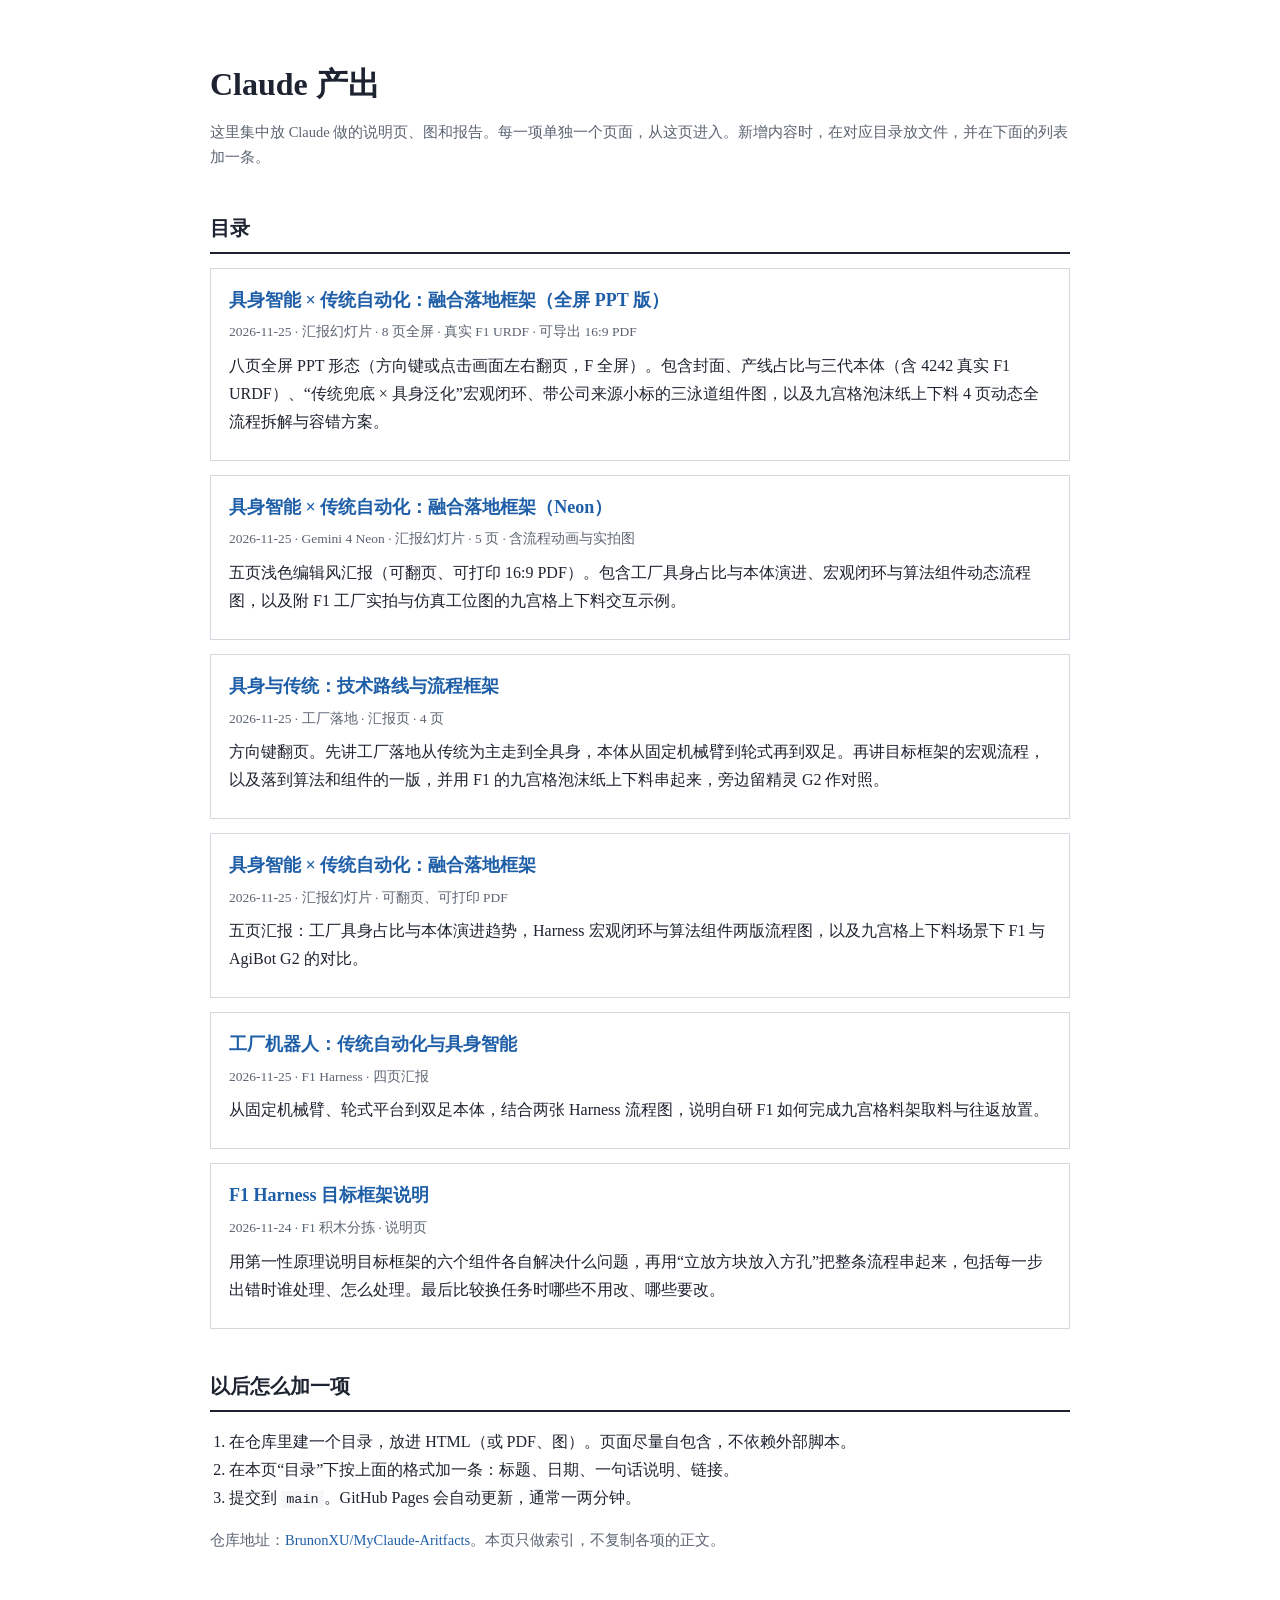
<file: index.html>
<!doctype html>
<html lang="zh-CN">
<head>
<meta charset="utf-8">
<title>Claude 产出</title>
<meta name="viewport" content="width=1100">
<style>
  :root{--ink:#1d2330;--mute:#5b6472;--line:#d5d9df;--soft:#f6f7f9;--link:#1f5fa8}
  body{margin:0;background:#fff;color:var(--ink);font:16px/1.75 "Noto Serif CJK SC","Source Han Serif SC","Songti SC",Georgia,serif}
  main{max-width:860px;margin:0 auto;padding:56px 32px 96px}
  h1{font-size:32px;margin:0 0 8px;font-weight:700}
  h2{font-size:20px;margin:40px 0 10px;border-bottom:2px solid var(--ink);padding-bottom:6px}
  .sub{color:var(--mute);font-size:14.5px}
  a{color:var(--link);text-decoration:none}
  a:hover{text-decoration:underline}
  article{border:1px solid var(--line);padding:16px 18px;margin:14px 0}
  article h3{margin:0 0 4px;font-size:18px}
  .meta{color:var(--mute);font-size:13.5px;margin:0 0 8px}
  p{margin:8px 0}
  ol{padding-left:1.2em}
  code{font:13.5px Menlo,Consolas,monospace;background:var(--soft);padding:1px 5px}
</style>
</head>
<body>
<main>
<h1>Claude 产出</h1>
<p class="sub">这里集中放 Claude 做的说明页、图和报告。每一项单独一个页面，从这页进入。新增内容时，在对应目录放文件，并在下面的列表加一条。</p>

<h2>目录</h2>

<article>
  <h3><a href="embodied-ppt/">具身智能 × 传统自动化：融合落地框架（全屏 PPT 版）</a></h3>
  <p class="meta">2026-11-25 · 汇报幻灯片 · 8 页全屏 · 真实 F1 URDF · 可导出 16:9 PDF</p>
  <p>八页全屏 PPT 形态（方向键或点击画面左右翻页，F 全屏）。包含封面、产线占比与三代本体（含 4242 真实 F1 URDF）、“传统兜底 × 具身泛化”宏观闭环、带公司来源小标的三泳道组件图，以及九宫格泡沫纸上下料 4 页动态全流程拆解与容错方案。</p>
</article>

<article>
  <h3><a href="neon-embodied-deck/">具身智能 × 传统自动化：融合落地框架（Neon）</a></h3>
  <p class="meta">2026-11-25 · Gemini 4 Neon · 汇报幻灯片 · 5 页 · 含流程动画与实拍图</p>
  <p>五页浅色编辑风汇报（可翻页、可打印 16:9 PDF）。包含工厂具身占比与本体演进、宏观闭环与算法组件动态流程图，以及附 F1 工厂实拍与仿真工位图的九宫格上下料交互示例。</p>
</article>

<article>
  <h3><a href="factory-briefing/index.html">具身与传统：技术路线与流程框架</a></h3>
  <p class="meta">2026-11-25 · 工厂落地 · 汇报页 · 4 页</p>
  <p>方向键翻页。先讲工厂落地从传统为主走到全具身，本体从固定机械臂到轮式再到双足。再讲目标框架的宏观流程，以及落到算法和组件的一版，并用 F1 的九宫格泡沫纸上下料串起来，旁边留精灵 G2 作对照。</p>
</article>

<article>
  <h3><a href="embodied-deck/">具身智能 × 传统自动化：融合落地框架</a></h3>
  <p class="meta">2026-11-25 · 汇报幻灯片 · 可翻页、可打印 PDF</p>
  <p>五页汇报：工厂具身占比与本体演进趋势，Harness 宏观闭环与算法组件两版流程图，以及九宫格上下料场景下 F1 与 AgiBot G2 的对比。</p>
</article>

<article>
  <h3><a href="harness/factory-roadmap/">工厂机器人：传统自动化与具身智能</a></h3>
  <p class="meta">2026-11-25 · F1 Harness · 四页汇报</p>
  <p>从固定机械臂、轮式平台到双足本体，结合两张 Harness 流程图，说明自研 F1 如何完成九宫格料架取料与往返放置。</p>
</article>

<article>
  <h3><a href="harness/framework.html">F1 Harness 目标框架说明</a></h3>
  <p class="meta">2026-11-24 · F1 积木分拣 · 说明页</p>
  <p>用第一性原理说明目标框架的六个组件各自解决什么问题，再用“立放方块放入方孔”把整条流程串起来，包括每一步出错时谁处理、怎么处理。最后比较换任务时哪些不用改、哪些要改。</p>
</article>

<h2>以后怎么加一项</h2>
<ol>
  <li>在仓库里建一个目录，放进 HTML（或 PDF、图）。页面尽量自包含，不依赖外部脚本。</li>
  <li>在本页“目录”下按上面的格式加一条：标题、日期、一句话说明、链接。</li>
  <li>提交到 <code>main</code>。GitHub Pages 会自动更新，通常一两分钟。</li>
</ol>
<p class="sub">仓库地址：<a href="https://github.com/BrunonXU/MyClaude-Aritfacts">BrunonXU/MyClaude-Aritfacts</a>。本页只做索引，不复制各项的正文。</p>
</main>
</body>
</html>
</file>
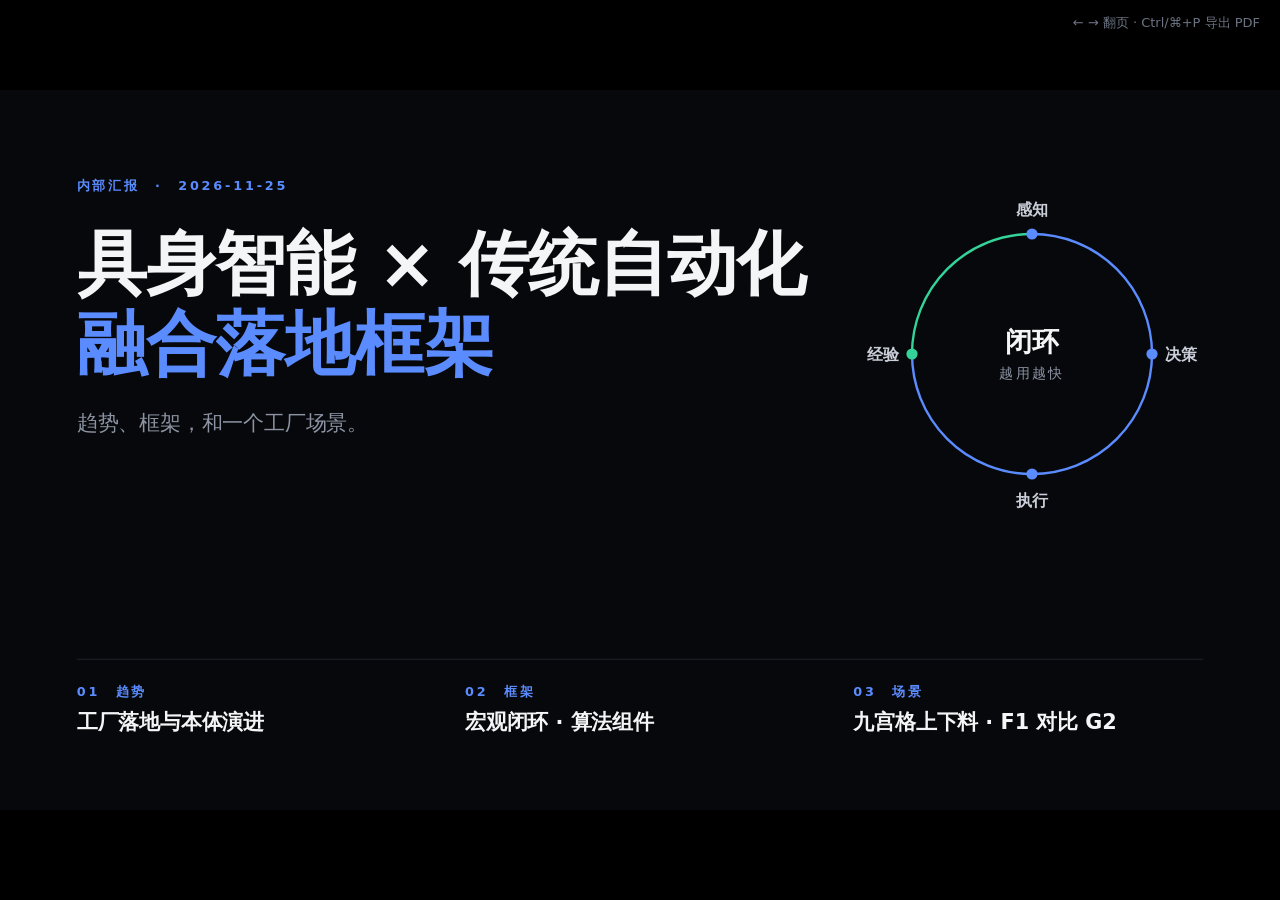
<file: embodied-deck/index.html>
<!doctype html>
<html lang="zh-CN">
<head>
<meta charset="utf-8">
<title>具身智能 × 传统自动化：融合落地框架</title>
<meta name="viewport" content="width=device-width,initial-scale=1">
<style>
  :root{
    --bg:#07080B;--card:#10131A;--line:#232833;--ink:#F4F5F7;--ink2:#C9CED8;--mute:#8C94A3;--faint:#565D6B;
    --blue:#5B8CFF;--green:#34D399;--orange:#FF9F45;
    --sans:"Inter","SF Pro Display","PingFang SC","HarmonyOS Sans SC","Noto Sans SC","Noto Sans CJK SC","Microsoft YaHei","WenQuanYi Micro Hei",system-ui,sans-serif;
  }
  *{box-sizing:border-box}
  html,body{margin:0;height:100%;background:#000;font-family:var(--sans);color:var(--ink);-webkit-font-smoothing:antialiased}
  .viewport{position:fixed;inset:0;overflow:hidden}
  .deck{position:absolute;left:50%;top:50%;width:1600px;height:900px;transform-origin:center center}
  .slide{position:absolute;inset:0;display:none;background:var(--bg);padding:64px 96px 0;overflow:hidden}
  .slide.active{display:block}
  svg{display:block}
  svg text{font-family:var(--sans)}

  .kicker{font-size:16px;letter-spacing:.22em;color:var(--blue);font-weight:600}
  .kicker b{color:var(--faint);font-weight:600;margin-right:14px}
  h2{font-size:54px;line-height:1.2;margin:14px 0 0;font-weight:700;letter-spacing:-.01em}
  h2 em{font-style:normal;color:var(--blue)}
  h2 em.g{color:var(--green)}
  .lede{font-size:22px;color:var(--mute);margin:14px 0 0;line-height:1.5}
  .foot{position:absolute;left:96px;right:96px;bottom:28px;display:flex;justify-content:space-between;font-size:14px;color:var(--faint);letter-spacing:.08em}
  .foot .pg{font-variant-numeric:tabular-nums}
  .progress{position:absolute;left:0;bottom:0;height:3px;background:var(--blue)}

  .cover{padding:110px 96px 0}
  .cover h1{font-size:88px;line-height:1.14;margin:36px 0 28px;font-weight:700;letter-spacing:-.015em}
  .cover h1 span{color:var(--blue)}
  .cover .sub{font-size:26px;color:var(--mute);line-height:1.6}
  .cover .agenda{position:absolute;left:96px;right:96px;bottom:92px;display:grid;grid-template-columns:repeat(3,1fr);gap:48px;border-top:1px solid var(--line);padding-top:30px}
  .cover .agenda div{font-size:26px;font-weight:600;color:var(--ink)}
  .cover .agenda em{display:block;font-style:normal;font-size:16px;letter-spacing:.22em;color:var(--blue);margin-bottom:10px;font-weight:600}
  .cover-art{position:absolute;right:110px;top:130px}

  .strip{display:grid;grid-template-columns:repeat(3,1fr);gap:48px;margin-top:26px}
  .strip div{border-top:1px solid var(--line);padding-top:20px}
  .strip h4{margin:0 0 8px;font-size:28px;font-weight:700}
  .strip p{margin:0;font-size:19px;color:var(--mute);line-height:1.5}

  .split{display:grid;grid-template-columns:820px 1fr;gap:48px;margin-top:26px}
  .duo{display:grid;grid-template-columns:1fr 1fr;gap:16px;margin-top:16px}
  .duo div{background:var(--card);border:1px solid var(--line);border-radius:14px;padding:22px 24px}
  .duo b{display:block;font-size:28px;margin-bottom:4px}
  .duo .o{color:var(--orange)}.duo .g{color:var(--green)}
  .duo span{font-size:20px;color:var(--ink2);line-height:1.45}
  .cmp h3{margin:0 0 16px;font-size:26px}
  .ph{display:grid;grid-template-columns:1fr 1fr;gap:16px;margin-bottom:18px}
  .ph div{height:214px;border:1.5px dashed #4A5366;border-radius:14px;background:repeating-linear-gradient(135deg,#0D1016 0 12px,#12151D 12px 24px);display:flex;flex-direction:column;align-items:center;justify-content:center;text-align:center}
  .ph strong{font-size:24px;color:var(--ink);letter-spacing:.12em}
  .ph span{font-size:18px;color:var(--mute);margin-top:8px}
  table{width:100%;border-collapse:collapse;font-size:20px;line-height:1.45}
  th,td{padding:15px 12px 15px 0;text-align:left;vertical-align:top;border-bottom:1px solid var(--line)}
  th{font-size:16px;color:var(--mute);font-weight:600;letter-spacing:.06em}
  th.hl{color:var(--blue)}
  td:first-child{color:var(--mute);white-space:nowrap;width:104px}
  td.f1{color:var(--ink);font-weight:600;width:236px}
  td{color:var(--ink2)}
  .tbd{color:var(--orange);font-weight:600}

  .hint{position:fixed;right:20px;top:14px;font:13px var(--sans);color:#6B7382}
  .hint.off{display:none}

  @page{size:1600px 900px;margin:0}
  @media print{
    html,body{background:#07080B;height:auto}
    .viewport{position:static;overflow:visible}
    .deck{position:static;transform:none!important;width:1600px;height:auto}
    .slide{display:block!important;position:relative;width:1600px;height:900px;break-after:page;page-break-after:always}
    .slide:last-child{break-after:auto;page-break-after:auto}
    .hint{display:none}
    *{-webkit-print-color-adjust:exact;print-color-adjust:exact}
  }
</style>
</head>
<body>
<div class="viewport"><div class="deck" id="deck">

<!-- 封面 -->
<section class="slide cover">
  <div class="kicker">内部汇报　·　2026-11-25</div>
  <h1>具身智能 × 传统自动化<br><span>融合落地框架</span></h1>
  <div class="sub">趋势、框架，和一个工厂场景。</div>
  <svg class="cover-art" style="overflow:visible" width="400" height="400" viewBox="0 0 400 400" aria-hidden="true">
    <circle cx="200" cy="200" r="150" fill="none" stroke="#232833" stroke-width="1.5"/>
    <path d="M200,50 A150,150 0 1 1 50,200" fill="none" stroke="#5B8CFF" stroke-width="3"/>
    <path d="M50,200 A150,150 0 0 1 200,50" fill="none" stroke="#34D399" stroke-width="3"/>
    <g font-size="20" fill="#C9CED8" font-weight="600">
      <circle cx="200" cy="50" r="7" fill="#5B8CFF"/><text x="200" y="26" text-anchor="middle">感知</text>
      <circle cx="350" cy="200" r="7" fill="#5B8CFF"/><text x="366" y="207">决策</text>
      <circle cx="200" cy="350" r="7" fill="#5B8CFF"/><text x="200" y="390" text-anchor="middle">执行</text>
      <circle cx="50" cy="200" r="7" fill="#34D399"/><text x="34" y="207" text-anchor="end">经验</text>
    </g>
    <text x="200" y="196" text-anchor="middle" font-size="34" fill="#F4F5F7" font-weight="700">闭环</text>
    <text x="200" y="230" text-anchor="middle" font-size="18" fill="#8C94A3" letter-spacing="3">越用越快</text>
  </svg>
  <div class="agenda">
    <div><em>01　趋势</em>工厂落地与本体演进</div>
    <div><em>02　框架</em>宏观闭环 · 算法组件</div>
    <div><em>03　场景</em>九宫格上下料 · F1 对比 G2</div>
  </div>
</section>

<!-- 趋势 -->
<section class="slide">
  <div class="kicker"><b>01</b>落地趋势</div>
  <h2>工厂落地：从自动化为主，走向<em>全面具身</em></h2>
  <svg viewBox="0 0 1408 620" width="1408" height="620" style="margin-top:34px" role="img" aria-label="落地趋势与本体演进">
    <defs><marker id="t-ar" viewBox="0 0 10 10" refX="8" refY="5" markerWidth="8" markerHeight="8" orient="auto"><path d="M0,0L10,5L0,10z" fill="#565D6B"/></marker></defs>
    <g font-size="28" font-weight="700" fill="#F4F5F7"><text x="0" y="28">现在</text><text x="496" y="28">过渡期</text><text x="992" y="28">长远</text></g>
    <g font-size="20" fill="#8C94A3" text-anchor="end"><text x="416" y="28">传统自动化为主</text><text x="912" y="28">具身成为主力</text><text x="1408" y="28">全面具身</text></g>
    <line x1="0" y1="54" x2="1400" y2="54" stroke="#565D6B" stroke-width="1.5" marker-end="url(#t-ar)"/>
    <g fill="#F4F5F7"><circle cx="5" cy="54" r="5"/><circle cx="501" cy="54" r="5"/><circle cx="997" cy="54" r="5"/></g>

    <g font-weight="700" fill="#5B8CFF" font-size="150" letter-spacing="-4">
      <text x="0" y="200" opacity=".5"><tspan font-size="26" fill="#8C94A3" letter-spacing="0" font-weight="600">具身约 </tspan>20<tspan font-size="64" letter-spacing="0">%</tspan></text>
      <text x="496" y="200" opacity=".8"><tspan font-size="26" fill="#8C94A3" letter-spacing="0" font-weight="600">具身约 </tspan>80<tspan font-size="64" letter-spacing="0">%</tspan></text>
      <text x="992" y="200"><tspan font-size="26" fill="#8C94A3" letter-spacing="0" font-weight="600">具身 </tspan>100<tspan font-size="64" letter-spacing="0">%</tspan></text>
    </g>
    <g>
      <rect x="0" y="228" width="416" height="8" rx="4" fill="#2A303C"/><rect x="333" y="228" width="83" height="8" rx="4" fill="#5B8CFF"/>
      <rect x="496" y="228" width="416" height="8" rx="4" fill="#2A303C"/><rect x="579" y="228" width="333" height="8" rx="4" fill="#5B8CFF"/>
      <rect x="992" y="228" width="416" height="8" rx="4" fill="#5B8CFF"/>
    </g>

    <g fill="none" stroke="#565D6B" stroke-width="3" stroke-linecap="round" stroke-linejoin="round">
      <path d="M446,378 L466,398 L446,418"/><path d="M942,378 L962,398 L942,418"/>
    </g>

    <!-- fixed arm -->
    <g transform="translate(0,296) scale(1.3)">
      <line x1="0" y1="138" x2="300" y2="138" stroke="#2A303C" stroke-width="2"/>
      <rect x="70" y="110" width="80" height="28" rx="4" fill="#C9CED8"/>
      <rect x="92" y="82" width="36" height="30" fill="#8C94A3"/>
      <path d="M110,78 L156,22 L218,46" fill="none" stroke="#F4F5F7" stroke-width="13" stroke-linecap="round" stroke-linejoin="round"/>
      <circle cx="110" cy="78" r="10" fill="#07080B" stroke="#F4F5F7" stroke-width="3"/>
      <circle cx="156" cy="22" r="8" fill="#07080B" stroke="#F4F5F7" stroke-width="3"/>
      <g stroke="#5B8CFF" stroke-width="4" stroke-linecap="round"><line x1="208" y1="58" x2="228" y2="58"/><line x1="210" y1="58" x2="210" y2="78"/><line x1="226" y1="58" x2="226" y2="78"/></g>
      <rect x="202" y="110" width="34" height="28" rx="3" fill="none" stroke="#5B8CFF" stroke-width="2"/>
    </g>
    <!-- wheeled -->
    <g transform="translate(540,296) scale(1.3)">
      <rect x="40" y="88" width="150" height="34" rx="8" fill="#F4F5F7"/>
      <circle cx="66" cy="128" r="11" fill="#07080B" stroke="#F4F5F7" stroke-width="3"/><circle cx="164" cy="128" r="11" fill="#07080B" stroke="#F4F5F7" stroke-width="3"/>
      <rect x="104" y="30" width="20" height="60" fill="#C9CED8"/>
      <rect x="94" y="4" width="40" height="26" rx="6" fill="#F4F5F7"/><circle cx="122" cy="17" r="4" fill="#5B8CFF"/>
      <g stroke="#F4F5F7" stroke-width="10" stroke-linecap="round" stroke-linejoin="round" fill="none"><path d="M124,46 L176,64 L214,40"/><path d="M104,46 L58,66 L28,44"/></g>
      <g stroke="#5B8CFF" stroke-width="4" stroke-linecap="round"><line x1="214" y1="40" x2="228" y2="30"/><line x1="214" y1="40" x2="228" y2="48"/><line x1="28" y1="44" x2="14" y2="34"/><line x1="28" y1="44" x2="14" y2="52"/></g>
    </g>
    <!-- humanoid -->
    <g transform="translate(1040,296) scale(1.3)">
      <line x1="-36" y1="140" x2="264" y2="140" stroke="#2A303C" stroke-width="2"/>
      <circle cx="100" cy="14" r="13" fill="#F4F5F7"/>
      <rect x="80" y="32" width="40" height="52" rx="10" fill="#F4F5F7"/>
      <g stroke="#F4F5F7" stroke-width="8" stroke-linecap="round" stroke-linejoin="round" fill="none">
        <path d="M80,40 L64,70 L68,94"/><path d="M120,40 L136,70 L132,94"/>
        <path d="M90,84 L86,112 L90,136"/><path d="M110,84 L114,112 L110,136"/>
        <path d="M82,138 L94,138"/><path d="M106,138 L118,138"/>
      </g>
      <circle cx="105" cy="11" r="3" fill="#5B8CFF"/>
    </g>

    <g font-size="17" letter-spacing="3" font-weight="600" fill="#8C94A3">
      <text x="0" y="522">早期</text><text x="496" y="522" fill="#5B8CFF">当前 · F1 在这一阶段</text><text x="992" y="522">未来</text>
    </g>
    <g font-size="32" font-weight="700" fill="#F4F5F7">
      <text x="0" y="566">固定位置机械臂</text><text x="496" y="566">AGV + 机械臂 · 轮式</text><text x="992" y="566">双足 / 人形</text>
    </g>
    <g font-size="20" fill="#8C94A3">
      <text x="0" y="602">单工位，换线要重新部署</text><text x="496" y="602">跨工位移动，一台覆盖多个岗位</text><text x="992" y="602">直接进入为人设计的产线</text>
    </g>
  </svg>
  <div class="foot"><span>占比为趋势判断，非统计数据</span><span class="pg"></span></div>
</section>

<!-- 宏观 -->
<section class="slide">
  <div class="kicker"><b>02</b>框架 · 宏观</div>
  <h2>一个闭环，两条路径：<em class="g">越用越快</em></h2>
  <svg viewBox="0 0 1408 470" width="1408" height="470" style="margin-top:30px" role="img" aria-label="宏观闭环">
    <defs>
      <marker id="m-a" viewBox="0 0 10 10" refX="8" refY="5" markerWidth="7" markerHeight="7" orient="auto"><path d="M0,0L10,5L0,10z" fill="#F4F5F7"/></marker>
      <marker id="m-g" viewBox="0 0 10 10" refX="8" refY="5" markerWidth="5" markerHeight="5" orient="auto"><path d="M0,0L10,5L0,10z" fill="#34D399"/></marker>
      <marker id="m-o" viewBox="0 0 10 10" refX="8" refY="5" markerWidth="7" markerHeight="7" orient="auto"><path d="M0,0L10,5L0,10z" fill="#FF9F45"/></marker>
      <marker id="m-m" viewBox="0 0 10 10" refX="8" refY="5" markerWidth="7" markerHeight="7" orient="auto"><path d="M0,0L10,5L0,10z" fill="#565D6B"/></marker>
    </defs>
    <rect x="300" y="14" width="262" height="84" rx="14" fill="#1A130B" stroke="#FF9F45" stroke-width="1.5" stroke-dasharray="7,5"/>
    <text x="322" y="50" font-size="26" font-weight="700" fill="#FF9F45">大模型 · 慢路径</text>
    <text x="322" y="80" font-size="18" fill="#C9CED8">只在新场景介入</text>
    <line x1="410" y1="170" x2="410" y2="104" stroke="#FF9F45" stroke-width="2" stroke-dasharray="6,5" marker-end="url(#m-o)"/>
    <line x1="470" y1="100" x2="470" y2="166" stroke="#FF9F45" stroke-width="2" stroke-dasharray="6,5" marker-end="url(#m-o)"/>

    <path d="M1263,170 L1263,122 L612,122 L612,164" fill="none" stroke="#34D399" stroke-width="5" marker-end="url(#m-g)"/>
    <text x="938" y="100" font-size="24" font-weight="700" fill="#34D399" text-anchor="middle">快路径 · 见过的场景直接复用，0 次大模型</text>

    <g fill="#10131A" stroke="#232833">
      <rect x="0" y="170" width="290" height="200" rx="18"/><rect x="373" y="170" width="290" height="200" rx="18"/>
      <rect x="745" y="170" width="290" height="200" rx="18"/><rect x="1118" y="170" width="290" height="200" rx="18" stroke="#34D399" stroke-width="1.5"/>
    </g>
    <g font-size="17" font-weight="700" letter-spacing="3" fill="#5B8CFF">
      <text x="30" y="216">01</text><text x="403" y="216">02</text><text x="775" y="216">03</text><text x="1148" y="216" fill="#34D399">04</text>
    </g>
    <g font-size="44" font-weight="700" fill="#F4F5F7">
      <text x="30" y="278">感知</text><text x="403" y="278">决策</text><text x="775" y="278">执行</text><text x="1148" y="278">经验</text>
    </g>
    <g font-size="20" fill="#8C94A3">
      <text x="30" y="326">物体在哪、抓住没有</text><text x="403" y="326">程序决定下一步</text>
      <text x="775" y="326">规划路径，安全地动</text><text x="1148" y="326">记录、评测、沉淀</text>
    </g>
    <g stroke="#F4F5F7" stroke-width="2.5">
      <line x1="302" y1="270" x2="360" y2="270" marker-end="url(#m-a)"/>
      <line x1="675" y1="270" x2="732" y2="270" marker-end="url(#m-a)"/>
      <line x1="1047" y1="270" x2="1105" y2="270" marker-end="url(#m-a)"/>
    </g>
    <path d="M1263,372 L1263,420 L145,420 L145,378" fill="none" stroke="#565D6B" stroke-width="2" stroke-dasharray="7,6" marker-end="url(#m-m)"/>
    <text x="704" y="456" font-size="19" fill="#8C94A3" text-anchor="middle">闭环反馈：每次动作后，图像、关节和夹爪读数回到感知</text>
  </svg>
  <div class="strip">
    <div><h4>大模型只兜底</h4><p>常规步骤不问大模型</p></div>
    <div><h4>安全只有一个出口</h4><p>所有动作经安全内核放行</p></div>
    <div><h4>经验变成程序</h4><p>同类场景下次直接复用</p></div>
  </div>
  <div class="foot"><span>具身智能 × 传统自动化</span><span class="pg"></span></div>
</section>

<!-- 算法组件 -->
<section class="slide">
  <div class="kicker"><b>03</b>框架 · 算法与组件</div>
  <h2>算法组件：见过的走<em class="g">快路径</em>，没见过的才问大模型</h2>
  <svg viewBox="0 0 1408 600" width="1408" height="600" style="margin-top:36px" role="img" aria-label="算法组件流程">
    <defs>
      <marker id="c-a" viewBox="0 0 10 10" refX="8" refY="5" markerWidth="7" markerHeight="7" orient="auto"><path d="M0,0L10,5L0,10z" fill="#F4F5F7"/></marker>
      <marker id="c-g" viewBox="0 0 10 10" refX="8" refY="5" markerWidth="5" markerHeight="5" orient="auto"><path d="M0,0L10,5L0,10z" fill="#34D399"/></marker>
      <marker id="c-o" viewBox="0 0 10 10" refX="8" refY="5" markerWidth="7" markerHeight="7" orient="auto"><path d="M0,0L10,5L0,10z" fill="#FF9F45"/></marker>
      <marker id="c-m" viewBox="0 0 10 10" refX="8" refY="5" markerWidth="7" markerHeight="7" orient="auto"><path d="M0,0L10,5L0,10z" fill="#565D6B"/></marker>
    </defs>
    <path d="M1324,190 L1324,30 L84,30 L84,184" fill="none" stroke="#565D6B" stroke-width="2" stroke-dasharray="7,6" marker-end="url(#c-m)"/>
    <text x="940" y="18" font-size="18" fill="#8C94A3" text-anchor="middle">闭环反馈：图像、关节、夹爪读数回到感知</text>

    <rect x="203" y="60" width="378" height="84" rx="14" fill="#1A130B" stroke="#FF9F45" stroke-width="1.5" stroke-dasharray="7,5"/>
    <text x="225" y="96" font-size="26" font-weight="700" fill="#FF9F45">大模型规划</text>
    <text x="225" y="126" font-size="18" fill="#C9CED8">只在新场景介入，生成新程序</text>
    <line x1="291" y1="184" x2="291" y2="150" stroke="#FF9F45" stroke-width="2" stroke-dasharray="6,5" marker-end="url(#c-o)"/>
    <line x1="497" y1="146" x2="497" y2="184" stroke="#FF9F45" stroke-width="2" stroke-dasharray="6,5" marker-end="url(#c-o)"/>
    <text x="303" y="174" font-size="17" fill="#FF9F45" font-weight="600">没见过</text>
    <text x="509" y="174" font-size="17" fill="#FF9F45" font-weight="600">新程序</text>

    <g fill="#10131A" stroke="#232833">
      <rect x="0" y="190" width="168" height="120" rx="14"/>
      <rect x="413" y="190" width="168" height="120" rx="14" stroke="#34D399" stroke-width="2"/>
      <rect x="620" y="190" width="168" height="120" rx="14"/>
      <rect x="1033" y="190" width="168" height="120" rx="14"/>
      <rect x="1240" y="190" width="168" height="120" rx="14"/>
    </g>
    <rect x="827" y="190" width="168" height="120" rx="14" fill="#F4F5F7"/>
    <path d="M291,184 L379,250 L291,316 L203,250 Z" fill="#10131A" stroke="#F4F5F7" stroke-width="1.5"/>

    <g font-size="25" font-weight="700" fill="#F4F5F7">
      <text x="18" y="232">感知</text><text x="431" y="232">程序库</text><text x="638" y="232">运动规划</text>
      <text x="845" y="232" fill="#07080B">安全内核</text><text x="1051" y="232">轨迹平滑</text><text x="1258" y="232">F1 执行</text>
    </g>
    <text x="291" y="258" font-size="24" font-weight="700" fill="#F4F5F7" text-anchor="middle">见过吗？</text>
    <g font-size="17" fill="#8C94A3">
      <text x="18" y="264">分割 + 跟踪</text><text x="18" y="290">夹爪接触判断</text>
      <text x="431" y="264">冻结程序</text><text x="431" y="290">调用技能库</text>
      <text x="638" y="264">多候选路径</text><text x="638" y="290">碰撞检查</text>
      <text x="845" y="264" fill="#3A404C">唯一动作出口</text><text x="845" y="290" fill="#3A404C">限位 · 碰撞</text>
      <text x="1051" y="264">限速、限加速度</text><text x="1051" y="290">动作平稳</text>
      <text x="1258" y="264">轮式底盘</text><text x="1258" y="290">双臂 + 夹爪</text>
    </g>

    <g stroke="#F4F5F7" stroke-width="2.2">
      <line x1="172" y1="250" x2="198" y2="250" marker-end="url(#c-a)"/>
      <line x1="585" y1="250" x2="615" y2="250" marker-end="url(#c-a)"/>
      <line x1="792" y1="250" x2="822" y2="250" marker-end="url(#c-a)"/>
      <line x1="999" y1="250" x2="1028" y2="250" marker-end="url(#c-a)"/>
      <line x1="1205" y1="250" x2="1235" y2="250" marker-end="url(#c-a)"/>
    </g>
    <line x1="382" y1="250" x2="407" y2="250" stroke="#34D399" stroke-width="4" marker-end="url(#c-g)"/>

    <rect x="0" y="384" width="1408" height="196" rx="18" fill="#0C0E13" stroke="#1A1E27"/>
    <text x="28" y="474" font-size="26" font-weight="700" fill="#F4F5F7">经验沉淀</text>
    <text x="28" y="506" font-size="18" fill="#8C94A3">越用越快</text>
    <g fill="#10131A" stroke="#232833">
      <rect x="203" y="432" width="378" height="104" rx="14" stroke="#34D399" stroke-width="2"/>
      <rect x="620" y="432" width="168" height="104" rx="14"/>
      <rect x="827" y="432" width="374" height="104" rx="14"/>
    </g>
    <g font-size="25" font-weight="700" fill="#F4F5F7"><text x="225" y="476">经验库</text><text x="638" y="476">评测</text><text x="849" y="476">运行记录</text></g>
    <g font-size="17" fill="#8C94A3"><text x="225" y="508">冻结程序 · 原子技能 · 修复知识</text><text x="638" y="508">走到哪步、多久</text><text x="849" y="508">每步回执 · 关键帧 · 失败原因</text></g>
    <g stroke="#565D6B" stroke-width="2">
      <line x1="822" y1="484" x2="794" y2="484" marker-end="url(#c-m)"/>
      <line x1="615" y1="484" x2="587" y2="484" marker-end="url(#c-m)"/>
      <line x1="911" y1="314" x2="911" y2="426" stroke-dasharray="6,5" marker-end="url(#c-m)"/>
    </g>
    <text x="923" y="356" font-size="17" fill="#8C94A3">回执</text>
    <line x1="497" y1="432" x2="497" y2="318" stroke="#34D399" stroke-width="5" marker-end="url(#c-g)"/>
    <text x="481" y="358" font-size="22" font-weight="700" fill="#34D399" text-anchor="end">快路径：走冻结程序，秒过</text>
  </svg>
  <div class="foot"><span>具身智能 × 传统自动化</span><span class="pg"></span></div>
</section>

<!-- 场景 -->
<section class="slide">
  <div class="kicker"><b>04</b>场景示例</div>
  <h2>九宫格上下料：逐格夹取，<em>清空为止</em></h2>
  <div class="split">
    <div>
      <svg viewBox="0 0 820 440" width="820" height="440" role="img" aria-label="九宫格上下料场景">
        <defs>
          <marker id="s-a" viewBox="0 0 10 10" refX="8" refY="5" markerWidth="7" markerHeight="7" orient="auto"><path d="M0,0L10,5L0,10z" fill="#5B8CFF"/></marker>
          <marker id="s-m" viewBox="0 0 10 10" refX="8" refY="5" markerWidth="7" markerHeight="7" orient="auto"><path d="M0,0L10,5L0,10z" fill="#8C94A3"/></marker>
          <g id="foam" fill="#2B3342" stroke="#8C94A3" stroke-width="1.5">
            <rect x="16" y="48" width="44" height="36" rx="13"/><rect x="46" y="36" width="46" height="40" rx="15" fill="#3A4456"/><rect x="32" y="66" width="52" height="32" rx="13"/>
          </g>
          <g id="done">
            <rect x="1" y="1" width="108" height="108" fill="#0D1F19"/>
            <path d="M42,57 L52,67 L70,46" fill="none" stroke="#34D399" stroke-width="4" stroke-linecap="round" stroke-linejoin="round"/>
          </g>
        </defs>
        <rect x="0" y="0" width="820" height="440" rx="18" fill="#10131A" stroke="#232833"/>
        <g transform="translate(28,32)">
          <use href="#done" x="0" y="0"/><use href="#done" x="110" y="0"/><use href="#done" x="220" y="0"/>
          <use href="#done" x="0" y="110"/><use href="#done" x="110" y="110"/>
          <use href="#foam" x="0" y="220"/><use href="#foam" x="110" y="220"/><use href="#foam" x="220" y="220"/>
          <rect x="254" y="154" width="46" height="38" rx="14" fill="#3A4456" stroke="#8C94A3" stroke-width="1.5"/>
          <g stroke="#565D6B" stroke-width="1.5"><line x1="110" y1="0" x2="110" y2="330"/><line x1="220" y1="0" x2="220" y2="330"/><line x1="0" y1="110" x2="330" y2="110"/><line x1="0" y1="220" x2="330" y2="220"/></g>
          <rect x="0" y="0" width="330" height="330" fill="none" stroke="#F4F5F7" stroke-width="3"/>
          <rect x="220" y="110" width="110" height="110" fill="none" stroke="#5B8CFF" stroke-width="3"/>
        </g>
        <text x="28" y="408" font-size="19" fill="#8C94A3">已清空 5 格，第 6 格进行中</text>
        <g>
          <rect x="420" y="296" width="150" height="38" rx="8" fill="#F4F5F7"/>
          <circle cx="446" cy="340" r="11" fill="#10131A" stroke="#F4F5F7" stroke-width="3"/><circle cx="544" cy="340" r="11" fill="#10131A" stroke="#F4F5F7" stroke-width="3"/>
          <rect x="515" y="192" width="20" height="106" fill="#C9CED8"/>
          <rect x="505" y="160" width="40" height="28" rx="6" fill="#F4F5F7"/><circle cx="511" cy="174" r="4" fill="#5B8CFF"/>
          <path d="M515,214 L455,234 L392,204" fill="none" stroke="#F4F5F7" stroke-width="11" stroke-linecap="round" stroke-linejoin="round"/>
          <g stroke="#5B8CFF" stroke-width="4" stroke-linecap="round"><line x1="392" y1="204" x2="378" y2="194"/><line x1="392" y1="204" x2="378" y2="214"/></g>
          <text x="495" y="386" font-size="22" font-weight="700" text-anchor="middle" fill="#F4F5F7">F1</text>
        </g>
        <text x="380" y="136" font-size="20" font-weight="700" fill="#5B8CFF">① 逐格夹出</text>
        <rect x="640" y="210" width="156" height="140" rx="14" fill="none" stroke="#5B8CFF" stroke-width="1.5" stroke-dasharray="7,5"/>
        <text x="718" y="194" font-size="20" font-weight="700" text-anchor="middle" fill="#F4F5F7">放置区</text>
        <use href="#foam" x="664" y="226"/>
        <path d="M566,150 L566,84 L718,84 L718,164" fill="none" stroke="#5B8CFF" stroke-width="2.5" marker-end="url(#s-a)"/>
        <text x="576" y="64" font-size="20" font-weight="700" fill="#5B8CFF">② 抓干净，移去放下</text>
        <line x1="640" y1="380" x2="590" y2="380" stroke="#8C94A3" stroke-width="2.5" stroke-dasharray="7,5" marker-end="url(#s-m)"/>
        <text x="796" y="387" font-size="20" font-weight="700" fill="#C9CED8" text-anchor="end">③ 返回下一格</text>
      </svg>
      <div class="duo">
        <div><b class="o">第 1 格 · 新场景</b><span>大模型规划，验证后冻结为程序</span></div>
        <div><b class="g">第 2–9 格 · 见过</b><span>直接走冻结程序，不再问大模型</span></div>
      </div>
    </div>
    <div class="cmp">
      <div class="ph">
        <div><strong>替换插图</strong><span>F1 轮式机器人（自研）</span></div>
        <div><strong>替换插图</strong><span>AgiBot G2</span></div>
      </div>
      <table>
        <tr><th>对比</th><th class="hl">F1（自研）</th><th>AgiBot G2</th></tr>
        <tr><td>本体形态</td><td class="f1">轮式底盘 + 双臂</td><td>轮式 + 人形上身</td></tr>
        <tr><td>移动方式</td><td class="f1">轮式</td><td>轮式</td></tr>
        <tr><td>适用场景</td><td class="f1">工位间上下料、分拣</td><td>工业、商业多场景（待核实）</td></tr>
        <tr><td>软件框架</td><td class="f1">自研 Harness</td><td><span class="tbd">待补</span></td></tr>
        <tr><td>负载 / 续航</td><td class="f1"><span class="tbd">待补</span></td><td><span class="tbd">待补</span></td></tr>
      </table>
    </div>
  </div>
  <div class="foot"><span>G2 一栏为公开资料的定性描述，未核实项标“待补”</span><span class="pg"></span></div>
</section>

</div></div>
<div class="hint" id="hint">← → 翻页 · Ctrl/⌘+P 导出 PDF</div>
<script>
(function(){
  var deck=document.getElementById('deck'),hint=document.getElementById('hint');
  var slides=[].slice.call(deck.querySelectorAll('.slide'));
  var n=slides.length,i=0;
  slides.forEach(function(s,k){
    var pg=s.querySelector('.pg');
    if(pg)pg.textContent=String(k+1).padStart(2,'0')+' / '+String(n).padStart(2,'0');
    if(k>0){var bar=document.createElement('div');bar.className='progress';bar.style.width=((k+1)/n*100)+'%';s.appendChild(bar);}
  });
  function fit(){
    var sc=Math.min(window.innerWidth/1600,window.innerHeight/900);
    deck.style.transform='translate(-50%,-50%) scale('+sc+')';
  }
  function show(k){
    i=Math.max(0,Math.min(n-1,k));
    slides.forEach(function(s,j){s.classList.toggle('active',j===i)});
    hint.classList.toggle('off',i!==0);
    if(location.hash!=='#'+(i+1))history.replaceState(null,'','#'+(i+1));
  }
  document.addEventListener('keydown',function(e){
    if(['ArrowRight','PageDown',' ','ArrowDown'].indexOf(e.key)>=0){e.preventDefault();show(i+1)}
    else if(['ArrowLeft','PageUp','ArrowUp'].indexOf(e.key)>=0){e.preventDefault();show(i-1)}
    else if(e.key==='Home')show(0);else if(e.key==='End')show(n-1);
  });
  document.addEventListener('click',function(e){
    if(e.target.closest('a'))return;
    show(e.clientX>window.innerWidth/3?i+1:i-1);
  });
  window.addEventListener('resize',fit);
  window.addEventListener('hashchange',function(){var h=parseInt(location.hash.slice(1),10);if(h)show(h-1)});
  fit();
  var h=parseInt(location.hash.slice(1),10);show(h?h-1:0);
})();
</script>
</body>
</html>
</file>
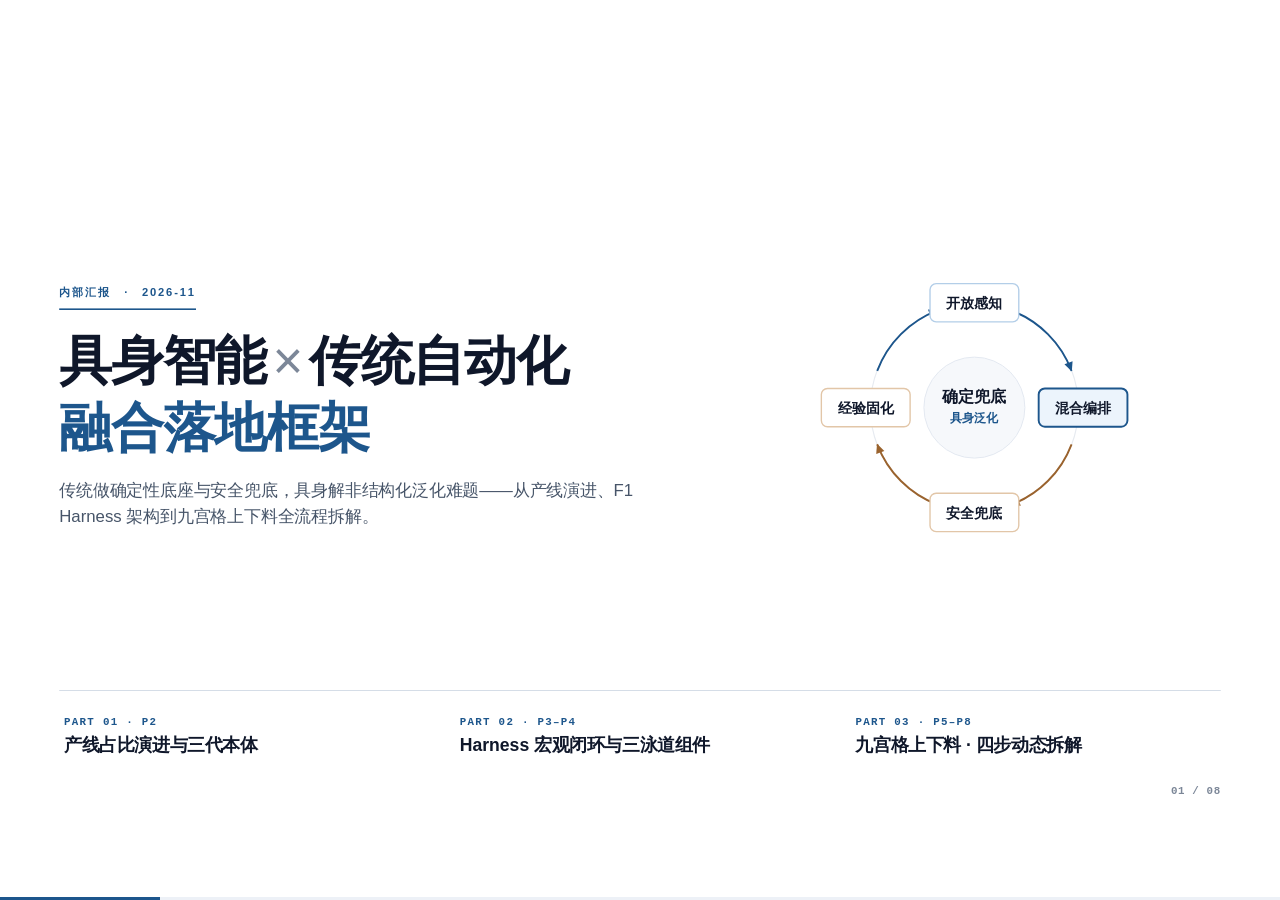
<file: embodied-ppt/index.html>
<!DOCTYPE html>
<html lang="zh-CN">
<head>
  <meta charset="UTF-8" />
  <meta name="viewport" content="width=1600" />
  <title>具身智能 × 传统自动化：融合落地框架</title>
  <!--
    本地静态资源清单（直接覆盖 assets/ 下同名文件即可替换）：
    - assets/f1-urdf.webp         ：自研 F1 真实 URDF 三维渲染图（源自 F1-4242 f1_wheel_0602_new.urdf）
    - assets/arm.webp             ：第 2 页 · 固定位置机械臂
    - assets/biped.webp           ：第 2 页 · 双足人形机器人
    - assets/arch-perception.webp ：F1 头部相机 + SAM2 分割实景
    - assets/arch-planning.webp   ：F1 运动学骨架与避障轨迹回放
    - assets/arch-console.webp    ：F1-infra 4242 运行时间线与回执界面
    - assets/f1-factory.jpg       ：F1 工厂现场实拍图
    - assets/f1-sim.jpg           ：九宫格工位 3D 仿真图
  -->
  <style>
    /* ==========================================================================
       1. DESIGN TOKENS — CLEAN LIGHT EXECUTIVE PPT
       Blue = 具身智能（泛化与进化） | Ochre = 传统自动化（确定性主干与安全兜底）
       ========================================================================== */
    :root {
      --bg: #FFFFFF;
      --surface: #F6F8FB;
      --ink: #0F172A;
      --ink-body: #475569;
      --ink-muted: #7C8798;
      --line: #E2E7F0;
      --line-strong: #CBD5E1;

      --embodied: #1D568C;
      --embodied-soft: #ECF4FC;
      --embodied-line: #B3CEE8;

      --trad: #9A632E;
      --trad-soft: #FBF5EE;
      --trad-line: #E2C6A8;

      --safe: #151E2C;
      --ok: #166534;
      --ok-soft: #ECFDF3;
      --ok-line: #BBF7D0;

      --font-sans: "PingFang SC", "HarmonyOS Sans SC", "Noto Sans CJK SC", "Noto Sans SC", "Microsoft YaHei", -apple-system, BlinkMacSystemFont, sans-serif;
      --font-mono: "SFMono-Regular", Consolas, "Liberation Mono", Menlo, monospace;
      --scale: 1;
    }

    * {
      box-sizing: border-box;
      margin: 0;
      padding: 0;
      -webkit-font-smoothing: antialiased;
      -moz-osx-font-smoothing: grayscale;
    }

    html, body {
      width: 100%;
      height: 100%;
      overflow: hidden;
      background: var(--bg);
      color: var(--ink);
      font-family: var(--font-sans);
      user-select: none;
    }

    /* ==========================================================================
       2. FULL-BLEED 16:9 PPT STAGE (1600 × 900)
       ========================================================================== */
    .viewport {
      position: fixed;
      inset: 0;
      background: var(--bg);
      overflow: hidden;
    }

    .deck {
      position: absolute;
      left: 50%;
      top: 50%;
      width: 1600px;
      height: 900px;
      transform: translate(-50%, -50%) scale(var(--scale));
      transform-origin: center center;
      background: var(--bg);
    }

    .slide {
      position: absolute;
      inset: 0;
      width: 1600px;
      height: 900px;
      padding: 44px 74px 44px;
      background: var(--bg);
      display: flex;
      flex-direction: column;
      opacity: 0;
      visibility: hidden;
      pointer-events: none;
      transition: opacity 0.22s ease;
    }

    .slide.active {
      opacity: 1;
      visibility: visible;
      pointer-events: auto;
      z-index: 2;
    }

    .progress-track {
      position: fixed;
      left: 0;
      right: 0;
      bottom: 0;
      height: 3px;
      background: #EDF1F7;
      z-index: 20;
    }

    .progress-fill {
      height: 100%;
      background: var(--embodied);
      width: 12.5%;
      transition: width 0.28s ease;
    }

    /* ==========================================================================
       3. HEADER & CLEAN PAGE NUMBER ONLY (ZERO GRAY FOOTNOTES!)
       ========================================================================== */
    .slide-head {
      padding-bottom: 13px;
      border-bottom: 1.5px solid var(--ink);
      margin-bottom: 18px;
      flex-shrink: 0;
    }

    .head-top {
      display: flex;
      align-items: center;
      justify-content: space-between;
      margin-bottom: 6px;
    }

    .kicker {
      font-size: 13.5px;
      font-weight: 700;
      letter-spacing: 0.14em;
      color: var(--embodied);
    }

    .legend {
      display: flex;
      align-items: center;
      gap: 18px;
      font-size: 13px;
      font-weight: 600;
      color: var(--ink-body);
    }

    .legend-item {
      display: inline-flex;
      align-items: center;
      gap: 6px;
    }

    .swatch {
      width: 11px;
      height: 11px;
      border-radius: 2px;
      display: inline-block;
      flex-shrink: 0;
    }

    .swatch-embodied { background: var(--embodied); }
    .swatch-trad { background: var(--trad); }
    .swatch-safe { background: var(--safe); }

    .slide-title {
      font-size: 37px;
      line-height: 1.18;
      font-weight: 800;
      letter-spacing: -0.018em;
      color: var(--ink);
    }

    .slide-title em {
      font-style: normal;
      color: var(--embodied);
    }

    .slide-title em.trad {
      color: var(--trad);
    }

    .page-badge {
      position: absolute;
      right: 74px;
      bottom: 16px;
      font-family: var(--font-mono);
      font-weight: 700;
      font-size: 13.5px;
      letter-spacing: 0.06em;
      color: var(--ink-muted);
      font-variant-numeric: tabular-nums;
      pointer-events: none;
    }

    /* ==========================================================================
       4. PROVENANCE PILLS (技术来源小标)
       ========================================================================== */
    .badge-row {
      display: flex;
      flex-wrap: wrap;
      gap: 5px;
    }

    .src-pill {
      display: inline-flex;
      align-items: center;
      border-radius: 4px;
      overflow: hidden;
      font-size: 11.5px;
      line-height: 1;
      border: 1px solid var(--embodied-line);
      background: #FFFFFF;
    }

    .src-pill b {
      padding: 3.5px 6px;
      background: var(--embodied);
      color: #FFFFFF;
      font-weight: 700;
    }

    .src-pill span {
      padding: 3.5px 7px;
      color: var(--ink);
      font-weight: 700;
      background: var(--embodied-soft);
    }

    .src-pill.trad { border-color: var(--trad-line); }
    .src-pill.trad b { background: var(--trad); }
    .src-pill.trad span { background: var(--trad-soft); }

    .src-pill.inhouse { border-color: #334155; }
    .src-pill.inhouse b { background: #0F172A; color: #F8FAFC; }
    .src-pill.inhouse span { background: #F1F5F9; color: #0F172A; }

    .src-pill.on-dark { border-color: #475569; background: #233044; }
    .src-pill.on-dark b { background: #38BDF8; color: #0F172A; }
    .src-pill.on-dark span { background: #233044; color: #F8FAFC; }

    /* Role Tag for Step Walkthrough */
    .tag {
      display: inline-flex;
      align-items: center;
      padding: 2.5px 8px;
      border-radius: 4px;
      font-size: 12px;
      font-weight: 700;
      white-space: nowrap;
      line-height: 1.25;
    }

    .tag-trad { background: var(--trad-soft); color: var(--trad); border: 1px solid var(--trad-line); }
    .tag-emb { background: var(--embodied-soft); color: var(--embodied); border: 1px solid var(--embodied-line); }
    .tag-safe { background: var(--safe); color: #FFFFFF; border: 1px solid var(--safe); }
    .tag-ok { background: var(--ok-soft); color: var(--ok); border: 1px solid var(--ok-line); }

    /* ==========================================================================
       5. SLIDE 1: COVER
       ========================================================================== */
    .cover-body {
      flex: 1;
      display: grid;
      grid-template-columns: 1.22fr 0.95fr;
      align-items: center;
      gap: 44px;
    }

    .cover-kicker {
      display: inline-block;
      font-size: 14px;
      font-weight: 700;
      letter-spacing: 0.16em;
      color: var(--embodied);
      padding-bottom: 10px;
      border-bottom: 2px solid var(--embodied);
      margin-bottom: 26px;
    }

    .cover-title {
      font-size: 66px;
      line-height: 1.15;
      font-weight: 800;
      letter-spacing: -0.02em;
      color: var(--ink);
    }

    .cover-title .cross {
      font-weight: 300;
      color: var(--ink-muted);
      margin: 0 8px;
    }

    .cover-title .sub-accent {
      display: block;
      color: var(--embodied);
      margin-top: 8px;
    }

    .cover-lead {
      margin-top: 24px;
      font-size: 21px;
      line-height: 1.55;
      color: var(--ink-body);
      max-width: 740px;
    }

    .cover-agenda {
      display: grid;
      grid-template-columns: repeat(3, 1fr);
      gap: 32px;
      padding-top: 24px;
      border-top: 1.5px solid var(--line-strong);
      margin-bottom: 14px;
    }

    .agenda-card {
      text-align: left;
      background: transparent;
      border: none;
      cursor: pointer;
      padding: 8px 6px;
      border-radius: 6px;
      transition: background-color 0.18s ease;
    }

    .agenda-card:hover { background: var(--surface); }

    .agenda-num {
      font-family: var(--font-mono);
      font-size: 13.5px;
      font-weight: 700;
      letter-spacing: 0.12em;
      color: var(--embodied);
      margin-bottom: 6px;
    }

    .agenda-name {
      font-size: 22px;
      font-weight: 800;
      color: var(--ink);
    }

    .cover-node rect { transition: stroke 0.35s ease, fill 0.35s ease, stroke-width 0.35s ease; }
    .cover-node.lit rect { fill: var(--embodied-soft); stroke: var(--embodied); stroke-width: 2.5; }
    .cover-node.lit.trad-node rect { fill: var(--trad-soft); stroke: var(--trad); stroke-width: 2.5; }

    /* ==========================================================================
       6. SLIDE 2: TIMELINE + MORPHOLOGY EVOLUTION
       ========================================================================== */
    .timeline-axis {
      display: grid;
      grid-template-columns: 1fr 44px 1fr 44px 1fr;
      align-items: center;
      margin-bottom: 12px;
      flex-shrink: 0;
    }

    .era-head {
      display: flex;
      align-items: baseline;
      justify-content: space-between;
      padding-bottom: 8px;
      border-bottom: 2px solid var(--line-strong);
    }

    .era-head.current-focus { border-bottom-color: var(--embodied); }
    .era-title { font-size: 24px; font-weight: 800; color: var(--ink); }
    .era-mode { font-size: 14.5px; font-weight: 600; color: var(--ink-body); }
    .axis-arrow { text-align: center; color: var(--ink-muted); font-size: 22px; font-weight: 700; }

    .stage-grid {
      flex: 1;
      display: grid;
      grid-template-columns: 1fr 44px 1fr 44px 1fr;
      align-items: stretch;
      min-height: 0;
      padding-bottom: 8px;
    }

    .stage-col { display: flex; flex-direction: column; gap: 14px; min-height: 0; }

    .ratio-box {
      background: var(--surface);
      border: 1px solid var(--line);
      border-radius: 8px;
      padding: 14px 18px;
    }

    .ratio-numbers {
      display: flex;
      align-items: baseline;
      justify-content: space-between;
      margin-bottom: 8px;
    }

    .ratio-main { font-size: 15px; font-weight: 700; color: var(--ink-body); }
    .ratio-main strong {
      font-family: var(--font-mono);
      font-size: 40px;
      font-weight: 800;
      color: var(--embodied);
      letter-spacing: -0.02em;
      margin-left: 6px;
    }

    .ratio-sub { font-size: 13.5px; font-weight: 700; color: var(--trad); }

    .stacked-bar {
      width: 100%;
      height: 26px;
      border-radius: 5px;
      overflow: hidden;
      display: flex;
      background: #E9ECF2;
    }

    .bar-trad, .bar-embodied {
      height: 100%;
      color: #FFFFFF;
      font-size: 12.5px;
      font-weight: 700;
      display: flex;
      align-items: center;
      justify-content: center;
      white-space: nowrap;
      transition: width 0.8s cubic-bezier(0.22, 1, 0.36, 1);
    }

    .bar-trad { background: var(--trad); }
    .bar-embodied { background: var(--embodied); }

    .slide:not(.visited) .bar-trad,
    .slide:not(.visited) .bar-embodied { width: 0% !important; }

    .robot-card {
      flex: 1;
      background: var(--bg);
      border: 1px solid var(--line);
      border-radius: 8px;
      padding: 16px 20px 18px;
      display: flex;
      flex-direction: column;
      min-height: 0;
      opacity: 1;
      transform: translateY(0);
      transition: opacity 0.55s ease, transform 0.55s ease;
    }

    .slide:not(.visited) .robot-card { opacity: 0; transform: translateY(14px); }
    .robot-card.delay-1 { transition-delay: 0.08s; }
    .robot-card.delay-2 { transition-delay: 0.22s; }
    .robot-card.delay-3 { transition-delay: 0.36s; }
    .robot-card.featured {
      border: 2px solid var(--embodied);
      background: linear-gradient(180deg, #FFFFFF 0%, #F5F9FE 100%);
    }

    .robot-card-top { display: flex; align-items: center; justify-content: space-between; min-height: 26px; }
    .stage-tag { font-size: 12.5px; font-weight: 700; color: var(--ink-muted); letter-spacing: 0.05em; }
    .f1-pill { background: var(--embodied); color: #FFFFFF; font-size: 12.5px; font-weight: 700; padding: 3px 10px; border-radius: 4px; }

    .robot-visual { flex: 1; min-height: 0; display: flex; align-items: center; justify-content: center; padding: 6px 0; }
    .robot-visual img { max-width: 100%; max-height: 290px; object-fit: contain; display: block; }
    .robot-name { font-size: 25px; font-weight: 800; color: var(--ink); margin-top: 4px; }
    .robot-desc { font-size: 15px; line-height: 1.45; color: var(--ink-body); margin-top: 4px; }
    .col-chevron { display: flex; align-items: center; justify-content: center; color: var(--line-strong); }

    /* ==========================================================================
       7. SLIDE 3: MACRO CLOSED-LOOP (传统确定性与安全兜底 × 具身泛化)
       ========================================================================== */
    .macro-canvas {
      position: relative;
      width: 1452px;
      height: 536px;
      background: var(--surface);
      border: 1px solid var(--line);
      border-radius: 10px;
      flex-shrink: 0;
    }

    .macro-svg-bg {
      position: absolute;
      inset: 0;
      width: 100%;
      height: 100%;
      pointer-events: none;
      z-index: 1;
    }

    .macro-link { opacity: 0.36; transition: opacity 0.3s ease, stroke-width 0.3s ease; }
    .macro-link.is-active { opacity: 1; stroke-width: 3.4; }

    .rail-pill {
      position: absolute;
      z-index: 3;
      padding: 6px 18px;
      border-radius: 999px;
      font-size: 13.5px;
      font-weight: 700;
      white-space: nowrap;
    }

    .rail-pill.blue { background: var(--embodied-soft); border: 1px solid var(--embodied-line); color: var(--embodied); }
    .rail-pill.trad { background: var(--trad-soft); border: 1px solid var(--trad-line); color: var(--trad); }

    .m-card {
      position: absolute;
      top: 106px;
      width: 248px;
      height: 322px;
      background: #FFFFFF;
      border: 2px solid var(--line-strong);
      border-radius: 10px;
      padding: 15px 16px 14px;
      display: flex;
      flex-direction: column;
      z-index: 2;
      overflow: hidden;
      transition: transform 0.28s ease, box-shadow 0.28s ease, border-color 0.28s ease;
    }

    .m-card::before {
      content: "";
      position: absolute;
      left: 0;
      right: 0;
      top: 0;
      height: 5px;
    }

    .m-card.embodied-card::before { background: var(--embodied); }
    .m-card.trad-card::before { background: var(--trad); }
    .m-card.hybrid-card::before { background: linear-gradient(90deg, var(--trad) 0%, var(--trad) 50%, var(--embodied) 50%, var(--embodied) 100%); }

    .m-card.is-active {
      transform: translateY(-4px);
      border-color: var(--embodied);
      box-shadow: 0 12px 26px rgba(29, 86, 140, 0.14);
    }

    .m-card.trad-card.is-active {
      border-color: var(--trad);
      box-shadow: 0 12px 26px rgba(154, 99, 46, 0.16);
    }

    .m-top-row {
      display: flex;
      align-items: center;
      justify-content: space-between;
      margin-bottom: 4px;
    }

    .m-step {
      font-family: var(--font-mono);
      font-size: 12px;
      font-weight: 700;
      letter-spacing: 0.08em;
      color: var(--ink-muted);
    }

    .m-title {
      font-size: 26px;
      line-height: 1.18;
      font-weight: 800;
      color: var(--ink);
      margin-bottom: 10px;
    }

    .m-thumb {
      width: 100%;
      height: 126px;
      border-radius: 6px;
      overflow: hidden;
      background: #F1F5F9;
      border: 1px solid var(--line);
      margin-bottom: 12px;
      display: flex;
      align-items: center;
      justify-content: center;
    }

    .m-thumb img { width: 100%; height: 100%; object-fit: cover; display: block; }

    .m-role {
      font-size: 13.5px;
      font-weight: 800;
      margin-bottom: 4px;
    }

    .m-role.r-trad { color: var(--trad); }
    .m-role.r-emb { color: var(--embodied); }
    .m-role.r-mix { color: var(--ink); }

    .m-desc {
      font-size: 13.5px;
      line-height: 1.42;
      font-weight: 400;
      color: var(--ink-body);
    }

    .takeaway-strip {
      display: grid;
      grid-template-columns: repeat(3, 1fr);
      gap: 22px;
      margin-top: 18px;
    }

    .takeaway-item {
      background: var(--bg);
      border: 1px solid var(--line);
      border-left: 4px solid var(--embodied);
      border-radius: 6px;
      padding: 14px 20px;
    }

    .takeaway-item.trad-accent { border-left-color: var(--trad); }
    .takeaway-item.safe-accent { border-left-color: var(--safe); }
    .takeaway-item h3 { font-size: 21px; font-weight: 800; color: var(--ink); margin-bottom: 3px; }
    .takeaway-item p { font-size: 14.5px; color: var(--ink-body); }

    /* ==========================================================================
       8. SLIDE 4: 3-SWIMLANE COMPONENTS (ZERO OVERFLOW, CLEAN SAFE BOX, 1-LINE NOTES)
       ========================================================================== */
    .arch-board {
      position: relative;
      width: 1452px;
      height: 604px;
      flex-shrink: 0;
    }

    .arch-svg-layer {
      position: absolute;
      inset: 0;
      width: 100%;
      height: 100%;
      pointer-events: none;
      z-index: 2;
    }

    @keyframes dashFast { from { stroke-dashoffset: 20; } to { stroke-dashoffset: 0; } }
    @keyframes dashSlow { from { stroke-dashoffset: 24; } to { stroke-dashoffset: 0; } }
    .anim-fast { stroke-dasharray: 6 4; animation: dashFast 0.85s linear infinite; }
    .anim-slow { stroke-dasharray: 6 6; animation: dashSlow 2.4s linear infinite; }

    .lane-band {
      position: absolute;
      left: 0;
      width: 1452px;
      border-radius: 8px;
      display: flex;
      overflow: hidden;
      z-index: 1;
    }

    .lane-slow { top: 0; height: 144px; background: #F5FAFF; border: 1px solid #CFE0F2; }
    .lane-fast { top: 162px; height: 280px; background: #FFFFFF; border: 2px solid var(--trad); }
    .lane-exp { top: 460px; height: 144px; background: #F7F9FC; border: 1px solid #DCE2EC; }

    .lane-side {
      width: 142px;
      padding: 16px 14px;
      display: flex;
      flex-direction: column;
      justify-content: center;
      flex-shrink: 0;
    }

    .lane-slow .lane-side { background: #E5F0FB; }
    .lane-fast .lane-side { background: var(--trad); color: #FFFFFF; }
    .lane-exp .lane-side { background: #EAEFF6; }

    .lane-name { font-size: 24px; font-weight: 800; line-height: 1.15; color: var(--ink); }
    .lane-slow .lane-name { color: var(--embodied); }
    .lane-fast .lane-name { color: #FFFFFF; }
    .lane-caption { font-size: 12.5px; font-weight: 600; margin-top: 6px; line-height: 1.38; color: var(--ink-body); }
    .lane-fast .lane-caption { color: #FCECD9; }

    .c-card {
      position: absolute;
      z-index: 3;
      background: #FFFFFF;
      border-radius: 8px;
      border: 1.5px solid var(--line-strong);
      padding: 10px 12px 9px;
      display: flex;
      flex-direction: column;
      justify-content: space-between;
    }

    .c-card.embodied-c { border-color: var(--embodied); border-top-width: 4px; }
    .c-card.trad-c { border-color: var(--trad); border-top-width: 4px; }
    .c-card.safe-c { background: var(--safe); border: 2px solid var(--safe); color: #FFFFFF; }

    .c-title {
      font-size: 23px;
      line-height: 1.15;
      font-weight: 800;
      letter-spacing: -0.01em;
      color: var(--ink);
    }

    .c-card.safe-c .c-title { color: #FFFFFF; }

    .c-vis {
      width: 100%;
      height: 82px;
      border-radius: 5px;
      overflow: hidden;
      background: #F1F5F9;
      border: 1px solid var(--line);
      display: flex;
      align-items: center;
      justify-content: center;
      margin: 5px 0;
    }

    .c-vis img { width: 100%; height: 100%; object-fit: cover; display: block; }

    /* Clean HTML Safety Kernel Inner Shield Box (ZERO clipping!) */
    .safe-gate-box {
      width: 100%;
      height: 82px;
      margin: 5px 0;
      border-radius: 6px;
      background: #1E2B3E;
      border: 1.5px solid #38BDF8;
      padding: 10px 11px;
      display: flex;
      align-items: center;
      gap: 9px;
    }

    .safe-gate-text strong {
      display: block;
      font-size: 13.5px;
      font-weight: 800;
      color: #FFFFFF;
      line-height: 1.25;
      margin-bottom: 3px;
    }

    .safe-gate-text span {
      display: block;
      font-size: 11px;
      font-weight: 600;
      color: #94A3B8;
      line-height: 1.2;
      white-space: nowrap;
    }

    .c-note {
      font-size: 12px;
      line-height: 1.25;
      font-weight: 400;
      color: var(--ink-body);
      white-space: nowrap;
      overflow: hidden;
      text-overflow: ellipsis;
    }

    .c-card.safe-c .c-note { color: #CBD5E1; }

    .h-card {
      position: absolute;
      z-index: 3;
      background: #FFFFFF;
      border-radius: 8px;
      border: 1.5px solid var(--line-strong);
      padding: 11px 16px;
      display: flex;
      align-items: center;
      gap: 14px;
    }

    .h-card.dashed-c { border: 1.8px dashed var(--embodied); }
    .h-card.embodied-c { border: 1.8px solid var(--embodied); }

    .h-thumb {
      width: 116px;
      height: 82px;
      border-radius: 6px;
      overflow: hidden;
      background: #F1F5F9;
      border: 1px solid var(--line);
      flex-shrink: 0;
      display: flex;
      align-items: center;
      justify-content: center;
    }

    .h-thumb img { width: 100%; height: 100%; object-fit: cover; display: block; }
    .h-main { flex: 1; min-width: 0; display: flex; flex-direction: column; gap: 5px; }

    /* Fixed Bottom Technology Direction Strip — Proportional Grid, Zero Overflow! */
    .tech-direction-bar {
      margin-top: 14px;
      width: 1452px;
      background: var(--surface);
      border: 1px solid var(--line);
      border-radius: 8px;
      padding: 12px 20px;
      display: grid;
      grid-template-columns: 1.65fr 0.95fr 1.15fr;
      gap: 20px;
      align-items: center;
    }

    .td-col {
      min-width: 0;
      display: flex;
      flex-direction: column;
      gap: 3px;
      padding-left: 12px;
      border-left: 3px solid var(--embodied);
    }

    .td-col.td-trad { border-left-color: var(--trad); }
    .td-col.td-safe { border-left-color: var(--safe); }

    .td-col strong {
      font-size: 13.5px;
      font-weight: 800;
      color: var(--ink);
    }

    .td-col span {
      font-size: 12.5px;
      color: var(--ink-body);
      white-space: nowrap;
      overflow: hidden;
      text-overflow: ellipsis;
    }

    /* ==========================================================================
       9. SLIDES 5–8: 4-PAGE DYNAMIC CASE WALKTHROUGH (framework.html STYLE)
       ========================================================================== */
    .case-stepper {
      display: grid;
      grid-template-columns: repeat(4, 1fr);
      gap: 12px;
      margin-bottom: 16px;
      flex-shrink: 0;
    }

    .step-pill {
      display: flex;
      align-items: center;
      gap: 10px;
      padding: 10px 16px;
      border-radius: 7px;
      border: 1px solid var(--line);
      background: var(--surface);
      cursor: pointer;
      text-align: left;
      transition: border-color 0.2s ease, background-color 0.2s ease;
    }

    .step-pill:hover { border-color: var(--embodied-line); }

    .step-pill .s-num {
      width: 26px;
      height: 26px;
      border-radius: 50%;
      display: inline-flex;
      align-items: center;
      justify-content: center;
      font-family: var(--font-mono);
      font-size: 12.5px;
      font-weight: 800;
      background: #E2E8F0;
      color: var(--ink-body);
      flex-shrink: 0;
    }

    .step-pill .s-txt {
      font-size: 15px;
      font-weight: 700;
      color: var(--ink-muted);
    }

    .step-pill.done {
      background: var(--ok-soft);
      border-color: var(--ok-line);
    }

    .step-pill.done .s-num { background: var(--ok); color: #FFFFFF; }
    .step-pill.done .s-txt { color: var(--ok); }

    .step-pill.now {
      background: var(--embodied);
      border-color: var(--embodied);
    }

    .step-pill.now .s-num { background: #FFFFFF; color: var(--embodied); }
    .step-pill.now .s-txt { color: #FFFFFF; }

    /* Two-column walkthrough stage */
    .walk-grid {
      flex: 1;
      display: grid;
      grid-template-columns: 560px 1fr;
      gap: 26px;
      min-height: 0;
      padding-bottom: 8px;
    }

    .walk-left {
      display: flex;
      flex-direction: column;
      gap: 14px;
      min-height: 0;
    }

    .stage-visual-pair {
      display: grid;
      grid-template-columns: 1fr 1fr;
      gap: 12px;
      height: 244px;
      flex-shrink: 0;
    }

    .v-box {
      border: 1px solid var(--line);
      border-radius: 8px;
      overflow: hidden;
      background: #FFFFFF;
      display: flex;
      flex-direction: column;
    }

    .v-box img {
      width: 100%;
      flex: 1;
      min-height: 0;
      object-fit: cover;
      display: block;
    }

    .v-cap {
      padding: 7px 12px;
      font-size: 13px;
      font-weight: 700;
      color: var(--ink);
      background: var(--surface);
      border-top: 1px solid var(--line);
    }

    /* Live 9-Grid State Panel inside Left Column */
    .rack-state-panel {
      flex: 1;
      background: var(--surface);
      border: 1px solid var(--line);
      border-radius: 8px;
      padding: 16px 20px;
      display: grid;
      grid-template-columns: 176px 1fr;
      gap: 20px;
      align-items: center;
      min-height: 0;
    }

    .rack-grid {
      width: 170px;
      height: 170px;
      background: #1E2530;
      border: 2px solid #0F172A;
      border-radius: 6px;
      padding: 6px;
      display: grid;
      grid-template-columns: repeat(3, 1fr);
      grid-template-rows: repeat(3, 1fr);
      gap: 5px;
    }

    .rack-cell {
      border-radius: 4px;
      position: relative;
      display: flex;
      flex-direction: column;
      align-items: center;
      justify-content: flex-end;
      padding: 4px;
      transition: all 0.25s ease;
    }

    .rack-cell .idx {
      position: absolute;
      top: 2px;
      left: 4px;
      font-family: var(--font-mono);
      font-size: 9.5px;
      font-weight: 700;
    }

    .rack-cell.stocked { background: #333C4B; border: 1px solid #485366; }
    .rack-cell.stocked .idx { color: #B6C0CE; }
    .rack-cell.cleared { background: #ECFDF3; border: 1px solid #86EFAC; }
    .rack-cell.cleared .idx { color: #166534; }
    .rack-cell.active-emb { background: var(--embodied-soft); border: 2px solid var(--embodied); }
    .rack-cell.active-emb .idx { color: var(--embodied); }
    .rack-cell.active-trad { background: var(--trad-soft); border: 2px solid var(--trad); }
    .rack-cell.active-trad .idx { color: var(--trad); }

    .foam-sheets { width: 82%; display: flex; flex-direction: column; gap: 3px; margin-bottom: 2px; }
    .foam-sheets i { display: block; height: 4px; border-radius: 1px; background: #FFFFFF; border: 0.5px solid #CBD2DF; }
    .done-mark { margin: auto; font-size: 12px; font-weight: 800; color: #166534; }

    .rack-meta h4 { font-size: 20px; font-weight: 800; color: var(--ink); margin-bottom: 6px; }
    .rack-meta p { font-size: 14px; line-height: 1.5; color: var(--ink-body); margin-bottom: 10px; }

    .state-kv {
      display: flex;
      flex-direction: column;
      gap: 6px;
      padding-top: 10px;
      border-top: 1px solid var(--line-strong);
      font-size: 13px;
    }

    .state-kv div { display: flex; align-items: center; justify-content: space-between; }
    .state-kv span { color: var(--ink-muted); font-weight: 600; }
    .state-kv b { color: var(--ink); font-family: var(--font-mono); font-weight: 700; }

    /* Right Column: Execution Chain + Fault Resolution Table */
    .walk-right {
      display: flex;
      flex-direction: column;
      gap: 14px;
      min-height: 0;
    }

    .panel-box {
      background: #FFFFFF;
      border: 1px solid var(--line);
      border-radius: 8px;
      padding: 15px 18px;
      display: flex;
      flex-direction: column;
      gap: 10px;
    }

    .panel-box.grow { flex: 1; min-height: 0; }

    .panel-title {
      display: flex;
      align-items: center;
      justify-content: space-between;
      padding-bottom: 8px;
      border-bottom: 1.5px solid var(--line);
    }

    .panel-title h3 {
      font-size: 20px;
      font-weight: 800;
      color: var(--ink);
    }

    .panel-title span {
      font-size: 12.5px;
      font-weight: 700;
      color: var(--ink-muted);
    }

    .exec-list {
      display: flex;
      flex-direction: column;
      gap: 9px;
    }

    .exec-row {
      display: grid;
      grid-template-columns: 158px 1fr;
      gap: 12px;
      align-items: start;
      padding: 8px 10px;
      background: var(--surface);
      border-radius: 6px;
    }

    .exec-row p {
      font-size: 14.5px;
      line-height: 1.45;
      color: var(--ink);
    }

    .exec-row p strong { font-weight: 800; color: var(--ink); }

    /* Fault & Recovery Table (inspired by harness/framework.html Section 4) */
    .fault-table {
      width: 100%;
      border-collapse: collapse;
      font-size: 13.8px;
      line-height: 1.42;
    }

    .fault-table th {
      text-align: left;
      padding: 7px 10px;
      background: var(--surface);
      color: var(--ink-body);
      font-weight: 800;
      font-size: 12.5px;
      border-bottom: 1.5px solid var(--line-strong);
    }

    .fault-table td {
      padding: 9px 10px;
      border-bottom: 1px solid var(--line);
      vertical-align: top;
      color: var(--ink);
    }

    .fault-table tr:last-child td { border-bottom: none; }
    .fault-table td.issue { font-weight: 700; color: var(--ink); width: 28%; }
    .fault-table td.owner { width: 19%; }

    /* Convergence Summary Cards on Slide 8 */
    .conv-grid {
      display: grid;
      grid-template-columns: repeat(3, 1fr);
      gap: 12px;
      flex: 1;
    }

    .conv-card {
      border-radius: 7px;
      padding: 13px 15px;
      border: 1px solid var(--line);
      display: flex;
      flex-direction: column;
      justify-content: space-between;
    }

    .conv-card.c-emb { background: var(--embodied-soft); border-top: 3.5px solid var(--embodied); }
    .conv-card.c-trad { background: var(--trad-soft); border-top: 3.5px solid var(--trad); }
    .conv-card.c-safe { background: var(--surface); border-top: 3.5px solid var(--safe); }

    .conv-card h4 { font-size: 18px; font-weight: 800; color: var(--ink); margin-bottom: 5px; }
    .conv-card p { font-size: 13.5px; line-height: 1.45; color: var(--ink-body); }
    .conv-card .metric {
      margin-top: 8px;
      font-family: var(--font-mono);
      font-size: 13px;
      font-weight: 800;
      color: var(--ink);
    }

    /* ==========================================================================
       10. EXACT 16:9 LANDSCAPE PDF PRINT EXPORT (Ctrl/⌘ + P)
       ========================================================================== */
    @page { size: 1600px 900px; margin: 0; }

    @media print {
      * {
        -webkit-print-color-adjust: exact !important;
        print-color-adjust: exact !important;
        animation: none !important;
        transition: none !important;
      }

      html, body { width: 1600px !important; height: auto !important; overflow: visible !important; background: #FFFFFF !important; }
      .progress-track { display: none !important; }
      .viewport { position: static !important; overflow: visible !important; }
      .deck { position: static !important; transform: none !important; width: 1600px !important; height: auto !important; }

      .slide {
        position: relative !important;
        opacity: 1 !important;
        visibility: visible !important;
        pointer-events: auto !important;
        width: 1600px !important;
        height: 900px !important;
        page-break-after: always !important;
        break-after: page !important;
      }

      .slide:last-child { page-break-after: auto !important; break-after: auto !important; }
      .slide:not(.visited) .robot-card { opacity: 1 !important; transform: none !important; }
      .bar-trad.w80 { width: 80% !important; }
      .bar-embodied.w20 { width: 20% !important; }
      .bar-trad.w20 { width: 20% !important; }
      .bar-embodied.w80 { width: 80% !important; }
      .bar-embodied.w100 { width: 100% !important; }
      .macro-link { opacity: 0.85 !important; }
    }
  </style>
</head>
<body>
  <div class="viewport" id="viewport">
    <main class="deck" id="deck">

      <!-- ====================================================================
           SLIDE 1 (#1): 封面
           ==================================================================== -->
      <section class="slide active visited" data-index="0" aria-label="封面">
        <div class="cover-body">
          <div>
            <div class="cover-kicker">内部汇报　·　2026-11</div>
            <h1 class="cover-title">
              具身智能<span class="cross">×</span>传统自动化
              <span class="sub-accent">融合落地框架</span>
            </h1>
            <p class="cover-lead">
              传统做确定性底座与安全兜底，具身解非结构化泛化难题——从产线演进、F1 Harness 架构到九宫格上下料全流程拆解。
            </p>
          </div>

          <div style="display:flex;align-items:center;justify-content:center;">
            <svg viewBox="0 0 460 420" width="440" height="402" aria-label="具身与传统融合闭环">
              <defs>
                <marker id="cvBlue" viewBox="0 0 10 10" refX="8" refY="5" markerWidth="6.5" markerHeight="6.5" orient="auto">
                  <path d="M1,1.5 L8.5,5 L1,8.5 Z" fill="#1D568C" />
                </marker>
                <marker id="cvTrad" viewBox="0 0 10 10" refX="8" refY="5" markerWidth="6.5" markerHeight="6.5" orient="auto">
                  <path d="M1,1.5 L8.5,5 L1,8.5 Z" fill="#9A632E" />
                </marker>
              </defs>

              <circle cx="230" cy="210" r="136" fill="none" stroke="#E6EAF0" stroke-width="1.5" />
              <path d="M 278 83 A 136 136 0 0 1 357 162" fill="none" stroke="#1D568C" stroke-width="2.5" marker-end="url(#cvBlue)" />
              <path d="M 357 258 A 136 136 0 0 1 278 337" fill="none" stroke="#9A632E" stroke-width="2.5" marker-end="url(#cvTrad)" />
              <path d="M 182 337 A 136 136 0 0 1 103 258" fill="none" stroke="#9A632E" stroke-width="2.5" marker-end="url(#cvTrad)" />
              <path d="M 103 162 A 136 136 0 0 1 182 83" fill="none" stroke="#1D568C" stroke-width="2.5" marker-end="url(#cvBlue)" />

              <circle cx="230" cy="210" r="66" fill="#F6F8FB" stroke="#E2E7F0" stroke-width="1.2" />
              <text x="230" y="203" text-anchor="middle" font-size="21" font-weight="800" fill="#0F172A">确定兜底</text>
              <text x="230" y="229" text-anchor="middle" font-size="16" font-weight="700" fill="#1D568C">具身泛化</text>

              <g class="cover-node lit" data-cnode="0" transform="translate(172, 48)">
                <rect width="116" height="50" rx="8" fill="#FFFFFF" stroke="#B3CEE8" stroke-width="1.8" />
                <text x="58" y="32" text-anchor="middle" font-size="18" font-weight="800" fill="#0F172A">开放感知</text>
              </g>
              <g class="cover-node" data-cnode="1" transform="translate(314, 185)">
                <rect width="116" height="50" rx="8" fill="#FFFFFF" stroke="#B3CEE8" stroke-width="1.8" />
                <text x="58" y="32" text-anchor="middle" font-size="18" font-weight="800" fill="#0F172A">混合编排</text>
              </g>
              <g class="cover-node trad-node" data-cnode="2" transform="translate(172, 322)">
                <rect width="116" height="50" rx="8" fill="#FFFFFF" stroke="#E2C6A8" stroke-width="1.8" />
                <text x="58" y="32" text-anchor="middle" font-size="18" font-weight="800" fill="#0F172A">安全兜底</text>
              </g>
              <g class="cover-node trad-node" data-cnode="3" transform="translate(30, 185)">
                <rect width="116" height="50" rx="8" fill="#FFFFFF" stroke="#E2C6A8" stroke-width="1.8" />
                <text x="58" y="32" text-anchor="middle" font-size="18" font-weight="800" fill="#0F172A">经验固化</text>
              </g>
            </svg>
          </div>
        </div>

        <nav class="cover-agenda" aria-label="汇报结构">
          <button type="button" class="agenda-card" data-jump="1">
            <div class="agenda-num">PART 01 · P2</div>
            <div class="agenda-name">产线占比演进与三代本体</div>
          </button>
          <button type="button" class="agenda-card" data-jump="2">
            <div class="agenda-num">PART 02 · P3–P4</div>
            <div class="agenda-name">Harness 宏观闭环与三泳道组件</div>
          </button>
          <button type="button" class="agenda-card" data-jump="4">
            <div class="agenda-num">PART 03 · P5–P8</div>
            <div class="agenda-name">九宫格上下料 · 四步动态拆解</div>
          </button>
        </nav>

        <span class="page-badge">01 / 08</span>
      </section>

      <!-- ====================================================================
           SLIDE 2 (#2): 01 宏观趋势与本体演进
           ==================================================================== -->
      <section class="slide" data-index="1" aria-label="落地趋势与本体演进">
        <header class="slide-head">
          <div class="head-top">
            <div class="kicker">01 · 宏观趋势与本体演进</div>
            <div class="legend">
              <span class="legend-item"><i class="swatch swatch-trad"></i>传统自动化</span>
              <span class="legend-item"><i class="swatch swatch-embodied"></i>具身智能</span>
            </div>
          </div>
          <h2 class="slide-title">从传统自动化为主，走向<em>跨工位与全面具身</em></h2>
        </header>

        <div class="timeline-axis">
          <div class="era-head">
            <span class="era-title">现在</span>
            <span class="era-mode">固定臂为主 · 轮式起步</span>
          </div>
          <div class="axis-arrow">→</div>
          <div class="era-head current-focus">
            <span class="era-title" style="color:var(--embodied);">未来</span>
            <span class="era-mode" style="color:var(--embodied);">轮式成为产线主力</span>
          </div>
          <div class="axis-arrow">→</div>
          <div class="era-head">
            <span class="era-title">长远</span>
            <span class="era-mode">全面具身化</span>
          </div>
        </div>

        <div class="stage-grid">
          <div class="stage-col">
            <div class="ratio-box">
              <div class="ratio-numbers">
                <span class="ratio-main">具身<strong>20%</strong></span>
                <span class="ratio-sub">传统 80%</span>
              </div>
              <div class="stacked-bar">
                <div class="bar-trad w80" style="width:80%;">传统 80%</div>
                <div class="bar-embodied w20" style="width:20%;">20%</div>
              </div>
            </div>

            <article class="robot-card delay-1">
              <div class="robot-card-top">
                <span class="stage-tag">第一代本体 · 固定工位</span>
              </div>
              <div class="robot-visual">
                <img src="assets/arm.webp" alt="固定位置机械臂" />
              </div>
              <h3 class="robot-name">固定位置机械臂</h3>
              <p class="robot-desc">绑定单一工位，换线需重调工装与示教轨迹</p>
            </article>
          </div>

          <div class="col-chevron">
            <svg width="28" height="28" viewBox="0 0 24 24" fill="none" stroke="currentColor" stroke-width="2"><path d="M9 5l7 7-7 7"/></svg>
          </div>

          <div class="stage-col">
            <div class="ratio-box" style="border-color:var(--embodied-line);background:var(--embodied-soft);">
              <div class="ratio-numbers">
                <span class="ratio-main">具身<strong>80%</strong></span>
                <span class="ratio-sub">传统 20%</span>
              </div>
              <div class="stacked-bar">
                <div class="bar-trad w20" style="width:20%;">20%</div>
                <div class="bar-embodied w80" style="width:80%;">具身 80%</div>
              </div>
            </div>

            <article class="robot-card featured delay-2">
              <div class="robot-card-top">
                <span class="stage-tag" style="color:var(--embodied);">第二代本体 · 跨工位移动</span>
                <span class="f1-pill">自研 F1 真实构型</span>
              </div>
              <div class="robot-visual">
                <img src="assets/f1-urdf.webp" alt="自研 F1 真实 URDF 轮式双臂构型" />
              </div>
              <h3 class="robot-name">AGV + 双臂（轮式）</h3>
              <p class="robot-desc">Z 型折叠升降躯干 + 轮式底盘，一台覆盖多岗位</p>
            </article>
          </div>

          <div class="col-chevron">
            <svg width="28" height="28" viewBox="0 0 24 24" fill="none" stroke="currentColor" stroke-width="2"><path d="M9 5l7 7-7 7"/></svg>
          </div>

          <div class="stage-col">
            <div class="ratio-box">
              <div class="ratio-numbers">
                <span class="ratio-main">具身<strong>100%</strong></span>
                <span class="ratio-sub" style="color:var(--ink-muted);">全流程覆盖</span>
              </div>
              <div class="stacked-bar">
                <div class="bar-embodied w100" style="width:100%;">具身 100%</div>
              </div>
            </div>

            <article class="robot-card delay-3">
              <div class="robot-card-top">
                <span class="stage-tag">第三代本体 · 全地形通用</span>
              </div>
              <div class="robot-visual">
                <img src="assets/biped.webp" alt="双足人形机器人" />
              </div>
              <h3 class="robot-name">双足 / 人形机器人</h3>
              <p class="robot-desc">零产线改造，直接进入按人设计的复杂工位</p>
            </article>
          </div>
        </div>

        <span class="page-badge">02 / 08</span>
      </section>

      <!-- ====================================================================
           SLIDE 3 (#3): 02 框架图 A · 宏观闭环（传统做确定性底座与兜底，具身解泛化）
           ==================================================================== -->
      <section class="slide" data-index="2" aria-label="框架图 A 宏观闭环">
        <header class="slide-head">
          <div class="head-top">
            <div class="kicker">02 · 总体框架 · 宏观闭环</div>
            <div class="legend">
              <span class="legend-item"><i class="swatch swatch-trad"></i>传统自动化（确定性主干 · 安全兜底）</span>
              <span class="legend-item"><i class="swatch swatch-embodied"></i>具身智能（非结构化泛化 · 跨场景迁移）</span>
            </div>
          </div>
          <h2 class="slide-title"><em class="trad">传统</em>做确定性底座与兜底，<em>具身</em>解泛化与长尾难题</h2>
        </header>

        <div class="macro-canvas">
          <!-- Upper & Lower Return Pills -->
          <div class="rail-pill blue" style="top:20px;left:722px;">
            泛化沉淀为确定：具身跑通的新解法经验证固化为确定性程序，后续 0 次大模型
          </div>
          <div class="rail-pill trad" style="bottom:20px;left:500px;">
            实时物理闭环：每次动作后图像、关节反馈与夹爪 CAN 读数回流感知
          </div>

          <!-- Precision SVG Connectors -->
          <svg class="macro-svg-bg" viewBox="0 0 1452 536" aria-hidden="true">
            <defs>
              <marker id="mB" viewBox="0 0 10 10" refX="8.5" refY="5" markerWidth="6.5" markerHeight="6.5" orient="auto">
                <path d="M1,1.5 L8.5,5 L1,8.5 Z" fill="#1D568C" />
              </marker>
              <marker id="mT" viewBox="0 0 10 10" refX="8.5" refY="5" markerWidth="6.5" markerHeight="6.5" orient="auto">
                <path d="M1,1.5 L8.5,5 L1,8.5 Z" fill="#9A632E" />
              </marker>
            </defs>

            <!-- Forward Links (y = 267) -->
            <line id="mlink-0" class="macro-link is-active" x1="274" y1="267" x2="308" y2="267" stroke="#9A632E" stroke-width="2.4" marker-end="url(#mT)" />
            <line id="mlink-1" class="macro-link" x1="562" y1="267" x2="596" y2="267" stroke="#1D568C" stroke-width="2.4" marker-end="url(#mB)" />
            <line id="mlink-2" class="macro-link" x1="850" y1="267" x2="884" y2="267" stroke="#9A632E" stroke-width="2.4" marker-end="url(#mT)" />
            <line id="mlink-3" class="macro-link" x1="1138" y1="267" x2="1172" y2="267" stroke="#1D568C" stroke-width="2.4" marker-end="url(#mB)" />

            <!-- Upper Experience Consolidation Loop: Card 5 -> Card 3 -->
            <path id="mlink-4" class="macro-link" d="M 1302 106 L 1302 38 L 726 38 L 726 100" fill="none" stroke="#1D568C" stroke-width="2.4" marker-end="url(#mB)" />

            <!-- Lower Physical Feedback Loop: Card 4 -> Card 2 -->
            <path id="mlink-fb" class="macro-link" d="M 1014 428 L 1014 496 L 438 496 L 438 434" fill="none" stroke="#9A632E" stroke-width="2.4" marker-end="url(#mT)" />
          </svg>

          <!-- Card 1: 任务调度 (Traditional) -->
          <article class="m-card trad-card is-active" data-mnode="0" style="left:26px;">
            <div class="m-top-row">
              <span class="m-step">STEP 01</span>
              <span class="tag tag-trad">传统确定性</span>
            </div>
            <h3 class="m-title">任务下达</h3>
            <div class="m-thumb">
              <img src="assets/f1-sim.jpg" alt="工位任务目标示意" />
            </div>
            <div class="m-role r-trad">产线工单与节拍约束</div>
            <p class="m-desc">明确目标料架、放置区坐标与完工判据</p>
          </article>

          <!-- Card 2: 开放感知 (Embodied Generalization) -->
          <article class="m-card embodied-card" data-mnode="1" style="left:314px;">
            <div class="m-top-row">
              <span class="m-step">STEP 02</span>
              <span class="tag tag-emb">具身泛化</span>
            </div>
            <h3 class="m-title">开放感知</h3>
            <div class="m-thumb">
              <img src="assets/arch-perception.webp" alt="F1 实景分割与位姿感知" />
            </div>
            <div class="m-role r-emb">非结构化视觉与状态估计</div>
            <p class="m-desc">解决来料歪斜、柔性形变与遮挡定位</p>
          </article>

          <!-- Card 3: 混合决策编排 (Traditional Backbone + Embodied Generalization) -->
          <article class="m-card hybrid-card" data-mnode="2" style="left:602px;">
            <div class="m-top-row">
              <span class="m-step">STEP 03</span>
              <span class="tag tag-trad">确定主干</span>
              <span class="tag tag-emb">具身泛化</span>
            </div>
            <h3 class="m-title">混合编排</h3>
            <div class="m-thumb" style="background:#0F172A;padding:10px;justify-content:flex-start;">
              <div style="font-family:var(--font-mono);font-size:11.5px;line-height:1.58;color:#E2E8F0;text-align:left;">
                <div style="color:#F59E0B;"># 传统程序保稳定与效率</div>
                <div>if known(scene):</div>
                <div style="padding-left:10px;color:#FCD34D;">run_frozen_prog()</div>
                <div style="color:#38BDF8;">else: generalize_astra()</div>
              </div>
            </div>
            <div class="m-role r-mix">确定性程序为主 · 具身解长尾</div>
            <p class="m-desc">常规跑传统程序，遇新场景由具身泛化破局</p>
          </article>

          <!-- Card 4: 安全执行 (Traditional Fallback & Safety Gate) -->
          <article class="m-card trad-card" data-mnode="3" style="left:890px;">
            <div class="m-top-row">
              <span class="m-step">STEP 04</span>
              <span class="tag tag-safe">传统安全兜底</span>
            </div>
            <h3 class="m-title">安全执行</h3>
            <div class="m-thumb" style="background:#FFFFFF;">
              <img src="assets/f1-urdf.webp" style="object-fit:contain;padding:4px;" alt="F1 URDF 安全运动控制" />
            </div>
            <div class="m-role r-trad">运动规划 + 唯一安全出口</div>
            <p class="m-desc">传统内核硬兜底防撞限位，柔性段按需接 VLA</p>
          </article>

          <!-- Card 5: 经验沉淀 (Embodied -> Traditional Consolidation) -->
          <article class="m-card hybrid-card" data-mnode="4" style="left:1178px;">
            <div class="m-top-row">
              <span class="m-step">STEP 05</span>
              <span class="tag tag-emb">泛化→确定</span>
            </div>
            <h3 class="m-title">经验固化</h3>
            <div class="m-thumb">
              <img src="assets/arch-console.webp" alt="F1-infra 运行时间线与评测" />
            </div>
            <div class="m-role r-emb">独立验证与程序沉淀</div>
            <p class="m-desc">将具身跑通的新解法验证固化为确定性程序</p>
          </article>
        </div>

        <div class="takeaway-strip">
          <div class="takeaway-item trad-accent">
            <h3>传统负责确定与兜底</h3>
            <p>冻结程序、几何规划与安全内核，守住节拍稳定与物理安全底线</p>
          </div>
          <div class="takeaway-item">
            <h3>具身负责泛化与长尾</h3>
            <p>视觉分割、柔性 VLA 与大模型规划，攻克来料变化、换型与异常</p>
          </div>
          <div class="takeaway-item safe-accent">
            <h3>泛化持续沉淀为确定</h3>
            <p>具身攻克的新场景经独立验证固化入库，兼顾泛化上限与工业可靠性</p>
          </div>
        </div>

        <span class="page-badge">03 / 08</span>
      </section>

      <!-- ====================================================================
           SLIDE 4 (#4): 02 框架图 B · 算法与组件（修复底栏错位、安全内核框裁切与单字换行）
           ==================================================================== -->
      <section class="slide" data-index="3" aria-label="框架图 B 算法与组件">
        <header class="slide-head">
          <div class="head-top">
            <div class="kicker">02 · 总体框架 · 算法与组件</div>
            <div class="legend">
              <span class="legend-item"><i class="swatch swatch-embodied"></i>具身泛化组件</span>
              <span class="legend-item"><i class="swatch swatch-trad"></i>传统规划与确定控制</span>
              <span class="legend-item"><i class="swatch swatch-safe"></i>自研安全兜底内核</span>
            </div>
          </div>
          <h2 class="slide-title">F1 Harness 三泳道：<em>前沿开源泛化生态</em> × <em class="trad">自研确定安全底座</em></h2>
        </header>

        <div class="arch-board">
          <div class="lane-band lane-slow">
            <div class="lane-side">
              <div class="lane-name">泛化路径</div>
              <div class="lane-caption">新场景与长尾攻关</div>
            </div>
          </div>

          <div class="lane-band lane-fast">
            <div class="lane-side">
              <div class="lane-name">主执行链</div>
              <div class="lane-caption">传统确定主干<br/>安全硬性兜底</div>
            </div>
          </div>

          <div class="lane-band lane-exp">
            <div class="lane-side">
              <div class="lane-name">经验转化</div>
              <div class="lane-caption">泛化沉淀为确定</div>
            </div>
          </div>

          <!-- Precision Non-Intersecting SVG Connectors -->
          <svg class="arch-svg-layer" viewBox="0 0 1452 604" aria-hidden="true">
            <defs>
              <marker id="aB" viewBox="0 0 10 10" refX="8.5" refY="5" markerWidth="6" markerHeight="6" orient="auto">
                <path d="M1,1.5 L8.5,5 L1,8.5 Z" fill="#1D568C" />
              </marker>
              <marker id="aT" viewBox="0 0 10 10" refX="8.5" refY="5" markerWidth="6" markerHeight="6" orient="auto">
                <path d="M1,1.5 L8.5,5 L1,8.5 Z" fill="#9A632E" />
              </marker>
              <marker id="aS" viewBox="0 0 10 10" refX="8.5" refY="5" markerWidth="6" markerHeight="6" orient="auto">
                <path d="M1,1.5 L8.5,5 L1,8.5 Z" fill="#151E2C" />
              </marker>
            </defs>

            <!-- 1. Generalization Path Escalation & Consolidation -->
            <line x1="436" y1="180" x2="436" y2="128" stroke="#1D568C" stroke-width="2.2" class="anim-slow" marker-end="url(#aB)" />
            <text x="426" y="156" text-anchor="end" font-size="12" font-weight="700" fill="#1D568C">新场景 / 本地重试用尽</text>

            <line x1="804" y1="72" x2="854" y2="72" stroke="#1D568C" stroke-width="2.2" class="anim-slow" marker-end="url(#aB)" />

            <path d="M 1036 124 L 1036 151 L 520 151 L 520 176" fill="none" stroke="#1D568C" stroke-width="2.2" class="anim-slow" marker-end="url(#aB)" />
            <text x="778" y="145" text-anchor="middle" font-size="12" font-weight="700" fill="#1D568C">独立验证通过 → 固化为确定性程序</text>

            <!-- 2. Main Spine Connectors (y = 286) -->
            <line x1="354" y1="286" x2="378" y2="286" stroke="#1D568C" stroke-width="2.6" class="anim-fast" marker-end="url(#aB)" />
            <line x1="568" y1="286" x2="592" y2="286" stroke="#9A632E" stroke-width="2.6" class="anim-fast" marker-end="url(#aT)" />
            <line x1="782" y1="286" x2="806" y2="286" stroke="#9A632E" stroke-width="2.6" class="anim-fast" marker-end="url(#aS)" />
            <line x1="996" y1="286" x2="1020" y2="286" stroke="#151E2C" stroke-width="2.6" class="anim-fast" marker-end="url(#aT)" />
            <line x1="1210" y1="286" x2="1234" y2="286" stroke="#9A632E" stroke-width="2.6" class="anim-fast" marker-end="url(#aT)" />

            <!-- Real-time Feedback Rail inside Lane 2 -->
            <path d="M 1304 392 L 1304 424 L 260 424 L 260 396" fill="none" stroke="#9A632E" stroke-width="2" class="anim-fast" marker-end="url(#aT)" />
            <rect x="590" y="411" width="380" height="24" rx="12" fill="#FBF5EE" stroke="#E2C6A8" />
            <text x="780" y="427" text-anchor="middle" font-size="12" font-weight="700" fill="#9A632E">
              实时物理反馈：图像、关节与夹爪 CAN 读数回流
            </text>

            <!-- 3. Experience Conversion Connectors -->
            <line x1="1384" y1="392" x2="1384" y2="476" stroke="#475569" stroke-width="2.2" class="anim-slow" marker-end="url(#aS)" />
            <rect x="1348" y="438" width="72" height="22" rx="4" fill="#FFFFFF" stroke="#CBD5E1" />
            <text x="1384" y="453" text-anchor="middle" font-size="11.5" font-weight="700" fill="#475569">运行回执</text>

            <line x1="976" y1="532" x2="928" y2="532" stroke="#1D568C" stroke-width="2.2" class="anim-slow" marker-end="url(#aB)" />

            <line x1="476" y1="480" x2="476" y2="396" stroke="#1D568C" stroke-width="2.4" class="anim-slow" marker-end="url(#aB)" />
            <rect x="424" y="438" width="104" height="22" rx="4" fill="#ECF4FC" stroke="#B3CEE8" />
            <text x="476" y="453" text-anchor="middle" font-size="11.5" font-weight="700" fill="#1D568C">晋升冻结复用</text>
          </svg>

          <!-- ==================== LANE 1 CARDS ==================== -->
          <div class="h-card dashed-c" style="left:382px;top:18px;width:422px;height:106px;">
            <div class="h-thumb" style="background:#0F172A;flex-direction:column;padding:8px;gap:4px;">
              <div style="font-family:var(--font-mono);font-size:10.5px;color:#94A3B8;width:100%;">IMG + LEDGER →</div>
              <div style="font-family:var(--font-mono);font-size:11px;color:#38BDF8;font-weight:700;width:100%;">def generalize():</div>
              <div style="font-family:var(--font-mono);font-size:10.5px;color:#4ADE80;width:100%;">  replan_grasp()</div>
            </div>
            <div class="h-main">
              <div class="c-title">大模型泛化规划</div>
              <div class="badge-row">
                <span class="src-pill"><b>OpenAI</b><span>GPT-6 Astra</span></span>
              </div>
              <div class="c-note">仅在新场景或长尾异常介入，输出策略补丁</div>
            </div>
          </div>

          <div class="h-card embodied-c" style="left:860px;top:18px;width:366px;height:106px;">
            <div class="h-thumb" style="background:#ECF4FC;">
              <svg viewBox="0 0 110 74" width="104" height="70">
                <rect x="10" y="14" width="90" height="46" rx="6" fill="#FFFFFF" stroke="#1D568C" stroke-width="1.8"/>
                <path d="M26 38 l10 10 l20 -22" fill="none" stroke="#1D568C" stroke-width="3.2" stroke-linecap="round" stroke-linejoin="round"/>
                <text x="76" y="43" font-family="monospace" font-size="13" font-weight="700" fill="#1D568C">10/10</text>
              </svg>
            </div>
            <div class="h-main">
              <div class="c-title">独立验证冻结</div>
              <div class="badge-row">
                <span class="src-pill"><b>NVIDIA</b><span>ASPIRE Verifier</span></span>
              </div>
              <div class="c-note">真机复现达标后，固化为确定性程序入库</div>
            </div>
          </div>

          <!-- ==================== LANE 2 CARDS (6 MODULES — 1-LINE NOTES, ZERO CLIPPING) ==================== -->
          <div class="c-card embodied-c" style="left:166px;top:180px;width:188px;height:212px;">
            <div>
              <div class="c-title">开放感知</div>
              <div class="badge-row" style="margin-top:5px;">
                <span class="src-pill"><b>Meta</b><span>SAM 2</span></span>
              </div>
            </div>
            <div class="c-vis">
              <img src="assets/arch-perception.webp" alt="F1 SAM2 视觉分割" />
            </div>
            <div class="c-note">RGB-D 分割定位 + CAN 判抓</div>
          </div>

          <div class="c-card trad-c" style="left:380px;top:180px;width:188px;height:212px;background:#FCF9F5;">
            <div>
              <div class="c-title">程序编排</div>
              <div class="badge-row" style="margin-top:5px;">
                <span class="src-pill"><b>北大</b><span>PyRUA</span></span>
                <span class="src-pill"><b>清华·无问</b><span>RPent</span></span>
              </div>
            </div>
            <div class="c-vis" style="background:#0F172A;padding:8px;justify-content:flex-start;">
              <div style="font-family:var(--font-mono);font-size:10.5px;line-height:1.45;color:#E2E8F0;">
                <div style="color:#FCD34D;">for cell in rack:</div>
                <div>  pose = f1.locate(cell)</div>
                <div>  f1.grasp(pose)</div>
                <div style="color:#38BDF8;">  f1.place_to_bag()</div>
              </div>
            </div>
            <div class="c-note">确定性主干 · 编排与重试</div>
          </div>

          <div class="c-card trad-c" style="left:594px;top:180px;width:188px;height:212px;">
            <div>
              <div class="c-title">技能规划</div>
              <div class="badge-row" style="margin-top:5px;">
                <span class="src-pill trad"><b>工业库</b><span>OMPL+IK</span></span>
                <span class="src-pill"><b>PI</b><span>π0.5</span></span>
              </div>
            </div>
            <div class="c-vis">
              <img src="assets/arch-planning.webp" alt="FK 与避障路径规划" />
            </div>
            <div class="c-note">传统避障规划 · 柔性接 VLA</div>
          </div>

          <!-- FIXED: Clean HTML/CSS Safety Kernel Shield Box with ZERO clipping! -->
          <div class="c-card safe-c" style="left:808px;top:180px;width:188px;height:212px;">
            <div>
              <div class="c-title">安全内核</div>
              <div class="badge-row" style="margin-top:5px;">
                <span class="src-pill on-dark"><b>自研核心</b><span>F1 Owner</span></span>
              </div>
            </div>
            <div class="safe-gate-box">
              <svg viewBox="0 0 32 34" width="28" height="30" style="flex-shrink:0;">
                <path d="M16 2 L29 7 V17 C29 25 16 31 16 31 C16 31 3 25 3 17 V7 Z" fill="#0EA5E9" fill-opacity="0.22" stroke="#38BDF8" stroke-width="2"/>
                <path d="M10.5 16.5 L14.5 20.5 L22 12.5" fill="none" stroke="#4ADE80" stroke-width="2.6" stroke-linecap="round" stroke-linejoin="round"/>
              </svg>
              <div class="safe-gate-text">
                <strong>唯一动作出口</strong>
                <span>授权 · 限位 · 防撞</span>
              </div>
            </div>
            <div class="c-note">传统安全兜底，异常即刹停</div>
          </div>

          <div class="c-card trad-c" style="left:1022px;top:180px;width:188px;height:212px;">
            <div>
              <div class="c-title">轨迹平滑</div>
              <div class="badge-row" style="margin-top:5px;">
                <span class="src-pill trad"><b>工业标准</b><span>Ruckig</span></span>
              </div>
            </div>
            <div class="c-vis" style="background:#FFFFFF;">
              <svg viewBox="0 0 160 74" width="154" height="70">
                <line x1="16" y1="60" x2="148" y2="60" stroke="#CBD5E1" stroke-width="1.2"/>
                <line x1="16" y1="14" x2="16" y2="60" stroke="#CBD5E1" stroke-width="1.2"/>
                <path d="M18 58 L48 18 L112 18 L142 58" fill="none" stroke="#CBD5E1" stroke-width="1.5" stroke-dasharray="3 3"/>
                <path d="M18 58 C 38 58, 42 20, 68 20 L 94 20 C 120 20, 124 58, 144 58" fill="none" stroke="#9A632E" stroke-width="2.8"/>
                <text x="82" y="46" text-anchor="middle" font-family="monospace" font-size="10.5" font-weight="700" fill="#9A632E">S-Curve Jerk</text>
              </svg>
            </div>
            <div class="c-note">在线限速限加，平稳无顿挫</div>
          </div>

          <div class="c-card trad-c" style="left:1236px;top:180px;width:188px;height:212px;background:#FBF7F2;">
            <div>
              <div class="c-title">F1 机器人</div>
              <div class="badge-row" style="margin-top:5px;">
                <span class="src-pill inhouse"><b>自研本体</b><span>F1 URDF</span></span>
              </div>
            </div>
            <div class="c-vis" style="background:#FFFFFF;">
              <img src="assets/f1-urdf.webp" style="object-fit:contain;padding:2px;" alt="自研 F1 URDF" />
            </div>
            <div class="c-note">轮式底盘 + 双 7 轴臂执行</div>
          </div>

          <!-- ==================== LANE 3 CARDS ==================== -->
          <div class="h-card embodied-c" style="left:380px;top:478px;width:544px;height:106px;">
            <div class="h-thumb" style="background:#ECF4FC;">
              <svg viewBox="0 0 110 74" width="104" height="70">
                <rect x="14" y="13" width="82" height="14" rx="3" fill="#1D568C"/>
                <rect x="14" y="31" width="82" height="14" rx="3" fill="#3B82F6"/>
                <rect x="14" y="49" width="82" height="14" rx="3" fill="#93C5FD"/>
                <text x="55" y="23" text-anchor="middle" font-size="8.5" font-weight="700" fill="#FFF">FROZEN SKILLS</text>
                <text x="55" y="41" text-anchor="middle" font-size="8.5" font-weight="700" fill="#FFF">REPAIR GUIDES</text>
                <text x="55" y="59" text-anchor="middle" font-size="8.5" font-weight="700" fill="#0F172A">AUDIT HASH</text>
              </svg>
            </div>
            <div class="h-main">
              <div class="c-title">经验库与记忆管理</div>
              <div class="badge-row">
                <span class="src-pill"><b>NVIDIA</b><span>ASPIRE</span></span>
                <span class="src-pill"><b>清华·无问</b><span>RLinf Memory</span></span>
              </div>
              <div class="c-note">沉淀冻结程序、原子技能与修法，跨轮次直接复用</div>
            </div>
          </div>

          <div class="h-card" style="left:980px;top:478px;width:444px;height:106px;">
            <div class="h-thumb">
              <img src="assets/arch-console.webp" alt="F1-infra 4242 控制台记录" />
            </div>
            <div class="h-main">
              <div class="c-title">运行记录与漏斗评测</div>
              <div class="badge-row">
                <span class="src-pill inhouse"><b>自研工作台</b><span>F1-infra 4242</span></span>
              </div>
              <div class="c-note">落盘每步回执、相机关键帧与阶段耗时</div>
            </div>
          </div>
        </div>

        <!-- FIXED: Proportional 3-Column Strip, Clean Stacked Text, ZERO Overflow! -->
        <div class="tech-direction-bar">
          <div class="td-col">
            <strong>具身开源与模型层（负责泛化）</strong>
            <span>Meta SAM2 · 北大 PyRUA · 清华/无问 RPent · OpenAI Astra · NVIDIA ASPIRE</span>
          </div>
          <div class="td-col td-trad">
            <strong>工业规划控制层（负责确定性）</strong>
            <span>原生 IK · OMPL 采样避障 · Ruckig 在线平滑</span>
          </div>
          <div class="td-col td-safe">
            <strong>自研核心护城河（负责兜底与落地）</strong>
            <span>F1 Owner 安全内核 · 自研 F1 轮式双臂 · 4242 工作台</span>
          </div>
        </div>

        <span class="page-badge">04 / 08</span>
      </section>

      <!-- ====================================================================
           SLIDE 5 (#5): 03 实战动态拆解 1/4 —— 任务启动与选格定位
           ==================================================================== -->
      <section class="slide" data-index="4" aria-label="实战拆解 1 选格定位">
        <header class="slide-head">
          <div class="head-top">
            <div class="kicker">03 · 工厂实战拆解（1 / 4）· 九宫格泡沫纸上下料</div>
            <div class="legend">
              <span class="legend-item"><i class="swatch swatch-trad"></i>传统确定与兜底</span>
              <span class="legend-item"><i class="swatch swatch-embodied"></i>具身泛化</span>
              <span class="legend-item"><i class="swatch swatch-safe"></i>唯一安全门</span>
            </div>
          </div>
          <h2 class="slide-title">第一步 · 选格定位：<em>视觉泛化找余料</em>，确定性查库定路径</h2>
        </header>

        <div class="case-stepper">
          <button type="button" class="step-pill now" data-jump="4"><span class="s-num">01</span><span class="s-txt">选格与定位</span></button>
          <button type="button" class="step-pill" data-jump="5"><span class="s-num">02</span><span class="s-txt">逼近夹取与判抓</span></button>
          <button type="button" class="step-pill" data-jump="6"><span class="s-num">03</span><span class="s-txt">底盘转运与落袋</span></button>
          <button type="button" class="step-pill" data-jump="7"><span class="s-num">04</span><span class="s-txt">复检清空与进化</span></button>
        </div>

        <div class="walk-grid">
          <div class="walk-left">
            <div class="stage-visual-pair">
              <figure class="v-box">
                <img src="assets/f1-factory.jpg" style="object-position:center 32%;" alt="F1 工厂料架现场" />
                <figcaption class="v-cap">工厂现场 · F1 对准九宫格料架</figcaption>
              </figure>
              <figure class="v-box">
                <img src="assets/arch-perception.webp" alt="SAM2 视觉定位" />
                <figcaption class="v-cap">头部 / 腕部相机 + SAM2 分割定位</figcaption>
              </figure>
            </div>

            <div class="rack-state-panel">
              <div class="rack-grid" data-rack-preset="step1"></div>
              <div class="rack-meta">
                <h4>当前进度：扫描第 1 格</h4>
                <p>从 9 个格口中检出有余料的格位，锁定最易抓取的泡沫纸外露边缘。</p>
                <div class="state-kv">
                  <div><span>当前格口</span><b style="color:var(--embodied);">CELL 01 · 扫描定位</b></div>
                  <div><span>主控环节</span><b>④ 授权 → ① 感知 → ② 查库</b></div>
                  <div><span>泛化边界</span><b>来料不齐 / 纸层软塌</b></div>
                </div>
              </div>
            </div>
          </div>

          <div class="walk-right">
            <div class="panel-box">
              <div class="panel-title">
                <h3>背后运行环节（谁在工作）</h3>
                <span>传统先授权查库 · 具身解决非结构化识别</span>
              </div>
              <div class="exec-list">
                <div class="exec-row">
                  <span class="tag tag-safe">④ 安全内核 · 传统</span>
                  <p><strong>4242 下发任务授权</strong>：F1 Owner 确认底盘停稳、急停未触发、关节反馈新鲜，才发放本次作业权限。</p>
                </div>
                <div class="exec-row">
                  <span class="tag tag-emb">① 开放感知 · 具身</span>
                  <p><strong>SAM 2 + 深度相机扫描料架</strong>：分割出目标格内的柔性泡沫纸堆，输出抓点位姿与置信度（不因低置信直接拦停）。</p>
                </div>
                <div class="exec-row">
                  <span class="tag tag-trad">② 程序库 · 混合</span>
                  <p><strong>查经验库分流</strong>：第 1 格无现成记录 → 交 <strong>Astra</strong> 规划抓法；第 2–9 格命中冻结程序 → <strong>0 次大模型</strong>直接执行。</p>
                </div>
              </div>
            </div>

            <div class="panel-box grow">
              <div class="panel-title">
                <h3>本步典型困难与分层解决</h3>
                <span>哪层出错先在哪层解 · 绝不因小错整机停摆</span>
              </div>
              <table class="fault-table">
                <thead>
                  <tr><th>现场可能遇到的困难</th><th>谁先处理</th><th>怎么解决 / 升级策略</th></tr>
                </thead>
                <tbody>
                  <tr>
                    <td class="issue">料格阴影 / 反光导致找不到纸边</td>
                    <td class="owner"><span class="tag tag-emb">① 感知 / ② 程序</span></td>
                    <td>按上次标定格口重扫；仍看不清则由程序微调腕部相机换视角补拍；再无解才交 <strong>⑤ Astra</strong> 指认抓点。</td>
                  </tr>
                  <tr>
                    <td class="issue">泡沫纸歪斜堆叠、超出格口</td>
                    <td class="owner"><span class="tag tag-emb">① SAM 2 泛化</span></td>
                    <td>传统固定坐标必然抓偏；SAM 2 按实时点云重估外露纸边朝向，动态生成当前格抓取位姿。</td>
                  </tr>
                  <tr>
                    <td class="issue">图像略旧或相机/关节时间戳微偏</td>
                    <td class="owner"><span class="tag tag-safe">④ 安全内核</span></td>
                    <td>仅记告警并降置信度、不终止任务；发布动作前内核用最新实测再复核一遍，旧图不会引起撞机。</td>
                  </tr>
                </tbody>
              </table>
            </div>
          </div>
        </div>

        <span class="page-badge">05 / 08</span>
      </section>

      <!-- ====================================================================
           SLIDE 6 (#6): 03 实战动态拆解 2/4 —— 逼近夹取与判抓
           ==================================================================== -->
      <section class="slide" data-index="5" aria-label="实战拆解 2 逼近夹取与判抓">
        <header class="slide-head">
          <div class="head-top">
            <div class="kicker">03 · 工厂实战拆解（2 / 4）· 九宫格泡沫纸上下料</div>
            <div class="legend">
              <span class="legend-item"><i class="swatch swatch-trad"></i>传统避障与安全兜底</span>
              <span class="legend-item"><i class="swatch swatch-embodied"></i>具身柔性操作</span>
              <span class="legend-item"><i class="swatch swatch-safe"></i>唯一安全门</span>
            </div>
          </div>
          <h2 class="slide-title">第二步 · 夹紧抽出：<em class="trad">传统防撞与平滑兜底</em>，<em>具身攻克柔性抓持</em></h2>
        </header>

        <div class="case-stepper">
          <button type="button" class="step-pill done" data-jump="4"><span class="s-num">✓</span><span class="s-txt">选格与定位</span></button>
          <button type="button" class="step-pill now" data-jump="5"><span class="s-num">02</span><span class="s-txt">逼近夹取与判抓</span></button>
          <button type="button" class="step-pill" data-jump="6"><span class="s-num">03</span><span class="s-txt">底盘转运与落袋</span></button>
          <button type="button" class="step-pill" data-jump="7"><span class="s-num">04</span><span class="s-txt">复检清空与进化</span></button>
        </div>

        <div class="walk-grid">
          <div class="walk-left">
            <div class="stage-visual-pair">
              <figure class="v-box">
                <img src="assets/arch-planning.webp" alt="OMPL 防撞轨迹规划" />
                <figcaption class="v-cap">OMPL + IK 扫掠碰撞检查与多候选轨迹</figcaption>
              </figure>
              <figure class="v-box">
                <img src="assets/f1-factory.jpg" style="object-position:center 46%;" alt="F1 伸臂探入料格夹取" />
                <figcaption class="v-cap">双臂探入窄格夹紧泡沫纸并回撤</figcaption>
              </figure>
            </div>

            <div class="rack-state-panel">
              <div class="rack-grid" data-rack-preset="step2"></div>
              <div class="rack-meta">
                <h4>当前进度：第 1 格夹取与判抓</h4>
                <p>手臂沿无碰撞轨迹探入窄格闭爪，靠 CAN 夹爪读数 + 视觉双判确认已牢牢抓净。</p>
                <div class="state-kv">
                  <div><span>当前动作</span><b style="color:var(--trad);">入格 → 闭爪 → 抽离</b></div>
                  <div><span>主控环节</span><b>③ 规划/VLA → ④ 内核 → ① 判抓</b></div>
                  <div><span>安全底线</span><b>绝不擦碰金属格壁</b></div>
                </div>
              </div>
            </div>
          </div>

          <div class="walk-right">
            <div class="panel-box">
              <div class="panel-title">
                <h3>背后运行环节（谁在工作）</h3>
                <span>传统管路径防撞与平滑 · 具身管柔性接触</span>
              </div>
              <div class="exec-list">
                <div class="exec-row">
                  <span class="tag tag-trad">③ 规划 · 传统+VLA</span>
                  <p><strong>OMPL + IK 生成避障轨迹</strong>，避开料架隔板；进入最后几厘米柔性夹持泡沫纸时，可无缝切换 <strong>π0.5 / RLT 策略</strong>。</p>
                </div>
                <div class="exec-row">
                  <span class="tag tag-safe">④ 安全内核 · 传统</span>
                  <p><strong>F1 Owner 发布前复核</strong>：用最新关节与场景扫掠重查限位和格壁碰撞，经 <strong>Ruckig</strong> 平滑后下发，同时后台预算转运路径。</p>
                </div>
                <div class="exec-row">
                  <span class="tag tag-emb">① 判抓 · 具身证据</span>
                  <p><strong>CAN + 视觉双验证</strong>：夹爪停在“未张满、未闭死”的稳定区间，叠加闭爪前目标图像确认 <code>held = 是</code>。</p>
                </div>
              </div>
            </div>

            <div class="panel-box grow">
              <div class="panel-title">
                <h3>本步典型困难与分层解决</h3>
                <span>候选自动切换 · 预算内重试 · 失败才升级</span>
              </div>
              <table class="fault-table">
                <thead>
                  <tr><th>现场可能遇到的困难</th><th>谁先处理</th><th>怎么解决 / 升级策略</th></tr>
                </thead>
                <tbody>
                  <tr>
                    <td class="issue">入格姿态会擦碰上下层隔板</td>
                    <td class="owner"><span class="tag tag-trad">③ 传统规划器</span></td>
                    <td>自动切换下一候选抓姿或开启关节空间搜索，绝不轻易终止；全部候选无解才交 <strong>⑤ Astra</strong> 换入格方式。</td>
                  </tr>
                  <tr>
                    <td class="issue">泡沫纸太软打滑导致抓空</td>
                    <td class="owner"><span class="tag tag-trad">② 程序重试</span></td>
                    <td>CAN 读数闭到底立刻判空；程序在限次预算内重新观测并微调深度再抓；连空才升 <strong>⑤ Astra</strong> 改抓法。</td>
                  </tr>
                  <tr>
                    <td class="issue">夹爪探入格内挡住头部相机</td>
                    <td class="owner"><span class="tag tag-emb">① 感知判抓</span></td>
                    <td>不强求闭爪瞬间看见纸；以夹爪 CAN 读数为主，小幅回撤出格后再补拍一帧确认泡沫纸随手带出。</td>
                  </tr>
                </tbody>
              </table>
            </div>
          </div>
        </div>

        <span class="page-badge">06 / 08</span>
      </section>

      <!-- ====================================================================
           SLIDE 7 (#7): 03 实战动态拆解 3/4 —— 底盘转运与放置确认
           ==================================================================== -->
      <section class="slide" data-index="6" aria-label="实战拆解 3 底盘转运与落袋">
        <header class="slide-head">
          <div class="head-top">
            <div class="kicker">03 · 工厂实战拆解（3 / 4）· 九宫格泡沫纸上下料</div>
            <div class="legend">
              <span class="legend-item"><i class="swatch swatch-trad"></i>传统确定转运与兜底</span>
              <span class="legend-item"><i class="swatch swatch-embodied"></i>具身落袋复核</span>
              <span class="legend-item"><i class="swatch swatch-safe"></i>唯一安全门</span>
            </div>
          </div>
          <h2 class="slide-title">第三步 · 运料落袋：<em class="trad">轮式底盘稳定转运</em>，实测确认释放与异常断点恢复</h2>
        </header>

        <div class="case-stepper">
          <button type="button" class="step-pill done" data-jump="4"><span class="s-num">✓</span><span class="s-txt">选格与定位</span></button>
          <button type="button" class="step-pill done" data-jump="5"><span class="s-num">✓</span><span class="s-txt">逼近夹取与判抓</span></button>
          <button type="button" class="step-pill now" data-jump="6"><span class="s-num">03</span><span class="s-txt">底盘转运与落袋</span></button>
          <button type="button" class="step-pill" data-jump="7"><span class="s-num">04</span><span class="s-txt">复检清空与进化</span></button>
        </div>

        <div class="walk-grid">
          <div class="walk-left">
            <div class="stage-visual-pair">
              <figure class="v-box">
                <img src="assets/f1-sim.jpg" alt="工位仿真转运路线" />
                <figcaption class="v-cap">工位布局 · 料架到放置区料袋短距往返</figcaption>
              </figure>
              <figure class="v-box">
                <img src="assets/f1-urdf.webp" style="object-fit:contain;padding:4px;" alt="F1 轮式底盘与双臂协同" />
                <figcaption class="v-cap">自研 F1 · AGV 轮式移动 + 双臂协同转运</figcaption>
              </figure>
            </div>

            <div class="rack-state-panel">
              <div class="rack-grid" data-rack-preset="step3"></div>
              <div class="rack-meta">
                <h4>当前进度：第 6 格运往放置区</h4>
                <p>第 1–5 格已清空，底盘持物平稳移动至料袋上方松爪，由实测读数确认物料落袋。</p>
                <div class="state-kv">
                  <div><span>当前格口</span><b style="color:var(--embodied);">已清 5 格 · 第 6 格运料</b></div>
                  <div><span>主控环节</span><b>③ 复用路径 → ④ 复核 → ① 确认</b></div>
                  <div><span>硬性红线</span><b>超限 / 失联仅由 ④ 刹停</b></div>
                </div>
              </div>
            </div>
          </div>

          <div class="walk-right">
            <div class="panel-box">
              <div class="panel-title">
                <h3>背后运行环节（谁在工作）</h3>
                <span>传统导航与安全内核全程护航 · 实测确认完工</span>
              </div>
              <div class="exec-list">
                <div class="exec-row">
                  <span class="tag tag-trad">③/④ 协同 · 传统</span>
                  <p><strong>复用预算轨迹 + 重扫防撞</strong>：直接调用夹取阶段后台算好的收臂路径，F1 Owner 按在手泡沫纸体积重扫防撞后放行。</p>
                </div>
                <div class="exec-row">
                  <span class="tag tag-trad">AGV 底盘 · 传统</span>
                  <p><strong>确定性跨工位移动</strong>：轮式底盘沿标定安全走廊驶向放置区料袋，到达后机械臂平稳下降并张开夹爪。</p>
                </div>
                <div class="exec-row">
                  <span class="tag tag-emb">① 确认 · 闭环证据</span>
                  <p><strong>拒绝“发了指令就算成功”</strong>：核验夹爪 CAN 已完全张开 + 视觉确认泡沫纸静止落入料袋，输出带回执的成功状态。</p>
                </div>
              </div>
            </div>

            <div class="panel-box grow">
              <div class="panel-title">
                <h3>本步典型困难与分层解决</h3>
                <span>中途掉落断点续跑 · 物理越界立即撤权</span>
              </div>
              <table class="fault-table">
                <thead>
                  <tr><th>现场可能遇到的困难</th><th>谁先处理</th><th>怎么解决 / 升级策略</th></tr>
                </thead>
                <tbody>
                  <tr>
                    <td class="issue">转运途中泡沫纸松脱掉落</td>
                    <td class="owner"><span class="tag tag-safe">④ 内核 + ② 程序</span></td>
                    <td>CAN 读数突变，内核先稳停手臂防甩飞；程序直接断点回到「看」重新定位拾取，不从头重跑任务。</td>
                  </tr>
                  <tr>
                    <td class="issue">料袋堆高 / 袋口位置发生偏移</td>
                    <td class="owner"><span class="tag tag-trad">③ 规划 + ① 感知</span></td>
                    <td>将终点从“单点”放宽为袋口安全区域，感知识别空位后微调释放高度，避免顶翻料袋。</td>
                  </tr>
                  <tr>
                    <td class="issue">关节反馈中断 / 越界 / 人工急停</td>
                    <td class="owner"><span class="tag tag-safe">④ 安全内核唯一</span></td>
                    <td><strong>立即撤销动作权限并锁停</strong>，用实测确认停稳；这是唯一会让整条任务停下等待人工确认的一类错误。</td>
                  </tr>
                </tbody>
              </table>
            </div>
          </div>
        </div>

        <span class="page-badge">07 / 08</span>
      </section>

      <!-- ====================================================================
           SLIDE 8 (#8): 03 实战动态拆解 4/4 —— 复检清空与经验固化（闭环收束）
           ==================================================================== -->
      <section class="slide" data-index="7" aria-label="实战拆解 4 复检清空与进化">
        <header class="slide-head">
          <div class="head-top">
            <div class="kicker">03 · 工厂实战拆解（4 / 4）· 九宫格泡沫纸上下料</div>
            <div class="legend">
              <span class="legend-item"><i class="swatch swatch-trad"></i>传统确定性复用</span>
              <span class="legend-item"><i class="swatch swatch-embodied"></i>具身经验进化</span>
            </div>
          </div>
          <h2 class="slide-title">第四步 · 复检进化：<em>九格全部清空</em>，把首次泛化沉淀为确定性资产</h2>
        </header>

        <div class="case-stepper">
          <button type="button" class="step-pill done" data-jump="4"><span class="s-num">✓</span><span class="s-txt">选格与定位</span></button>
          <button type="button" class="step-pill done" data-jump="5"><span class="s-num">✓</span><span class="s-txt">逼近夹取与判抓</span></button>
          <button type="button" class="step-pill done" data-jump="6"><span class="s-num">✓</span><span class="s-txt">底盘转运与落袋</span></button>
          <button type="button" class="step-pill now" data-jump="7"><span class="s-num">04</span><span class="s-txt">复检清空与进化</span></button>
        </div>

        <div class="walk-grid">
          <div class="walk-left">
            <div class="stage-visual-pair">
              <figure class="v-box">
                <img src="assets/arch-console.webp" alt="F1-infra 4242 运行评测" />
                <figcaption class="v-cap">F1-infra 4242 · 回执落盘与阶段漏斗评测</figcaption>
              </figure>
              <figure class="v-box">
                <img src="assets/f1-factory.jpg" style="object-position:center 22%;" alt="F1 现场连续清格" />
                <figcaption class="v-cap">连续作业 · 复检清空并自动推进至第 9 格</figcaption>
              </figure>
            </div>

            <div class="rack-state-panel">
              <div class="rack-grid" id="rackGridFinal"></div>
              <div class="rack-meta">
                <h4 id="rackFinalTitle">动态演进：1 → 9 格清空</h4>
                <p>放完立刻回架复检：原格有余料继续抓净，确认全空后自动推进下一格，直至 9 格全空。</p>
                <div class="state-kv">
                  <div><span>清料状态</span><b id="rackFinalStatus" style="color:var(--ok);">9 / 9 格全部清空</b></div>
                  <div><span>大模型调用</span><b style="color:var(--embodied);">第 2–9 格 = 0 次</b></div>
                  <div><span>沉淀产出</span><b>冻结程序 + 失败修法</b></div>
                </div>
              </div>
            </div>
          </div>

          <div class="walk-right">
            <div class="panel-box">
              <div class="panel-title">
                <h3>背后运行环节（谁在工作）</h3>
                <span>循环复检保质量 · 独立验证保经验不污染</span>
              </div>
              <div class="exec-list">
                <div class="exec-row">
                  <span class="tag tag-trad">② 循环复检 · 传统</span>
                  <p><strong>原格复检 → 切下一格</strong>：底盘回位复看原格；仍有碎纸继续抓净，确认清空才推进格号，被遮挡格口标为待复检。</p>
                </div>
                <div class="exec-row">
                  <span class="tag tag-safe">⑥ 评测 · 4242 自研</span>
                  <p><strong>自动化漏斗统计</strong>：每格执行结束后自动记录到达阶段、单格耗时、重试次数与大模型调用次数，形成可审计证据链。</p>
                </div>
                <div class="exec-row">
                  <span class="tag tag-emb">⑥ 晋升 · ASPIRE</span>
                  <p><strong>提出 → 独立验证 → 晋升复用</strong>：新抓法与修法须经独立 Verifier 复现通过才冻结写入经验库，出现反例自动降级。</p>
                </div>
              </div>
            </div>

            <div class="panel-box grow">
              <div class="panel-title">
                <h3>全任务收益收敛：为什么这套融合框架能真正进工厂？</h3>
                <span>越用越稳 · 越换产线成本越低</span>
              </div>
              <div class="conv-grid">
                <div class="conv-card c-emb">
                  <div>
                    <h4>第 1 格 · 新场景首跑</h4>
                    <p>由具身感知与 Astra 泛化探索抓法，解决传统示教无法应对的来料变化，并经 ASPIRE 独立验证。</p>
                  </div>
                  <div class="metric" style="color:var(--embodied);">具身泛化开路 → 冻结程序</div>
                </div>

                <div class="conv-card c-trad">
                  <div>
                    <h4>第 2–9 格 · 重复清格</h4>
                    <p>直接走传统确定性冻结程序 + F1 Owner 安全内核，节拍稳定可控，彻底摆脱在线大模型延迟与抖动。</p>
                  </div>
                  <div class="metric" style="color:var(--trad);">0 次大模型 · 工业级稳定</div>
                </div>

                <div class="conv-card c-safe">
                  <div>
                    <h4>换新物料 / 新工位</h4>
                    <p>安全内核、漏斗评测、底盘转运与抓放原子技能全部跨任务复用，只需增量适配感知与柔性接触技能。</p>
                  </div>
                  <div class="metric">一次底座投入 · 长期复利</div>
                </div>
              </div>
            </div>
          </div>
        </div>

        <span class="page-badge">08 / 08</span>
      </section>

    </main>
  </div>

  <div class="progress-track" aria-hidden="true">
    <div class="progress-fill" id="progressFill"></div>
  </div>

  <script>
    (function () {
      'use strict';

      var slides = Array.prototype.slice.call(document.querySelectorAll('.slide'));
      var total = slides.length;
      var current = 0;
      var progressFill = document.getElementById('progressFill');

      function fitViewport() {
        var s = Math.min(window.innerWidth / 1600, window.innerHeight / 900);
        document.documentElement.style.setProperty('--scale', s.toFixed(5));
      }

      function goTo(index, updateHash) {
        var next = Math.max(0, Math.min(total - 1, index));
        current = next;

        slides.forEach(function (sl, idx) {
          var active = idx === current;
          sl.classList.toggle('active', active);
          if (active) {
            requestAnimationFrame(function () {
              sl.classList.add('visited');
            });
          }
        });

        if (progressFill) {
          progressFill.style.width = (((current + 1) / total) * 100).toFixed(2) + '%';
        }

        if (updateHash !== false) {
          var targetHash = '#' + (current + 1);
          if (window.location.hash !== targetHash && history.replaceState) {
            history.replaceState(null, '', targetHash);
          }
        }
      }

      function toggleFullscreen() {
        if (!document.fullscreenElement) {
          if (document.documentElement.requestFullscreen) {
            document.documentElement.requestFullscreen().catch(function () {});
          }
        } else if (document.exitFullscreen) {
          document.exitFullscreen().catch(function () {});
        }
      }

      document.addEventListener('keydown', function (e) {
        var k = e.key;
        if (k === 'ArrowRight' || k === 'ArrowDown' || k === 'PageDown' || k === ' ' || k === 'Enter') {
          e.preventDefault();
          goTo(current + 1);
        } else if (k === 'ArrowLeft' || k === 'ArrowUp' || k === 'PageUp' || k === 'Backspace') {
          e.preventDefault();
          goTo(current - 1);
        } else if (k === 'Home') {
          e.preventDefault();
          goTo(0);
        } else if (k === 'End') {
          e.preventDefault();
          goTo(total - 1);
        } else if (k === 'f' || k === 'F') {
          if (!e.ctrlKey && !e.metaKey && !e.altKey) {
            e.preventDefault();
            toggleFullscreen();
          }
        }
      });

      document.getElementById('viewport').addEventListener('click', function (e) {
        if (e.target.closest('button, a')) return;
        var ratio = e.clientX / window.innerWidth;
        if (ratio < 0.28) {
          goTo(current - 1);
        } else {
          goTo(current + 1);
        }
      });

      document.querySelectorAll('[data-jump]').forEach(function (btn) {
        btn.addEventListener('click', function (e) {
          e.stopPropagation();
          goTo(parseInt(btn.getAttribute('data-jump'), 10) || 0);
        });
      });

      var wheelLock = 0;
      window.addEventListener('wheel', function (e) {
        if (Math.abs(e.deltaY) < 26) return;
        var now = Date.now();
        if (now - wheelLock < 500) return;
        wheelLock = now;
        goTo(current + (e.deltaY > 0 ? 1 : -1));
      }, { passive: true });

      function syncHash() {
        var n = parseInt((window.location.hash || '').replace('#', ''), 10);
        if (!isNaN(n) && n >= 1 && n <= total) {
          goTo(n - 1, false);
        } else {
          goTo(0, false);
        }
      }

      window.addEventListener('resize', fitViewport);
      window.addEventListener('hashchange', syncHash);

      /* ------------------------------------------------------------------
         RENDER 3x3 RACK STATES FOR SLIDES 5, 6, 7, 8
         ------------------------------------------------------------------ */
      function buildRackHTML(clearedUntil, activeIdx, activeMode) {
        var html = '';
        for (var c = 1; c <= 9; c++) {
          var lbl = '0' + c;
          if (c <= clearedUntil) {
            html += '<div class="rack-cell cleared"><span class="idx">' + lbl + '</span><span class="done-mark">已空</span></div>';
          } else if (c === activeIdx) {
            var cls = activeMode === 'trad' ? 'active-trad' : 'active-emb';
            var bc = activeMode === 'trad' ? '#9A632E' : '#1D568C';
            html += '<div class="rack-cell ' + cls + '"><span class="idx">' + lbl + '</span>' +
              '<div class="foam-sheets"><i style="border-color:' + bc + '"></i><i style="border-color:' + bc + '"></i><i style="border-color:' + bc + '"></i></div></div>';
          } else {
            html += '<div class="rack-cell stocked"><span class="idx">' + lbl + '</span>' +
              '<div class="foam-sheets"><i></i><i></i><i></i></div></div>';
          }
        }
        return html;
      }

      // Static preset racks for Slides 5, 6, 7
      document.querySelectorAll('[data-rack-preset]').forEach(function (el) {
        var p = el.getAttribute('data-rack-preset');
        if (p === 'step1') el.innerHTML = buildRackHTML(0, 1, 'emb');
        else if (p === 'step2') el.innerHTML = buildRackHTML(0, 1, 'trad');
        else if (p === 'step3') el.innerHTML = buildRackHTML(5, 6, 'emb');
      });

      // Auto-clearing sweep animation for Slide 8
      var rackFinal = document.getElementById('rackGridFinal');
      var rackFinalStatus = document.getElementById('rackFinalStatus');
      var finalStep = 10; // Print & initial default: all 9 cleared

      function renderFinalRack(step) {
        if (!rackFinal) return;
        if (step > 9) {
          rackFinal.innerHTML = buildRackHTML(9, -1, 'emb');
          if (rackFinalStatus) rackFinalStatus.textContent = '9 / 9 格全部清空 ✓';
        } else {
          rackFinal.innerHTML = buildRackHTML(step - 1, step, step === 1 ? 'emb' : 'trad');
          if (rackFinalStatus) {
            rackFinalStatus.textContent = step === 1 ? '第 1 格 · 具身泛化首跑' : '第 ' + step + ' / 9 格 · 确定程序复用';
          }
        }
      }

      /* Sequential Highlights */
      var coverNodes = Array.prototype.slice.call(document.querySelectorAll('[data-cnode]'));
      var coverIdx = 0;

      var macroNodes = Array.prototype.slice.call(document.querySelectorAll('[data-mnode]'));
      var macroLinks = [
        document.getElementById('mlink-0'),
        document.getElementById('mlink-1'),
        document.getElementById('mlink-2'),
        document.getElementById('mlink-3'),
        document.getElementById('mlink-4')
      ];
      var macroFb = document.getElementById('mlink-fb');
      var macroStep = 0;

      function stepMacro() {
        macroNodes.forEach(function (el, k) { el.classList.toggle('is-active', k === macroStep); });
        macroLinks.forEach(function (ln, k) { if (ln) ln.classList.toggle('is-active', k === macroStep); });
        if (macroFb) macroFb.classList.toggle('is-active', macroStep === 3);
        macroStep = (macroStep + 1) % 5;
      }

      setInterval(function () {
        if (current === 0 && coverNodes.length) {
          coverIdx = (coverIdx + 1) % coverNodes.length;
          coverNodes.forEach(function (n, k) { n.classList.toggle('lit', k === coverIdx); });
        } else if (current === 2) {
          stepMacro();
        } else if (current === 7) {
          finalStep = finalStep >= 11 ? 1 : finalStep + 1;
          renderFinalRack(finalStep);
        }
      }, 1350);

      window.addEventListener('beforeprint', function () {
        renderFinalRack(10);
      });

      fitViewport();
      renderFinalRack(10);
      syncHash();
    })();
  </script>
</body>
</html>
</file>
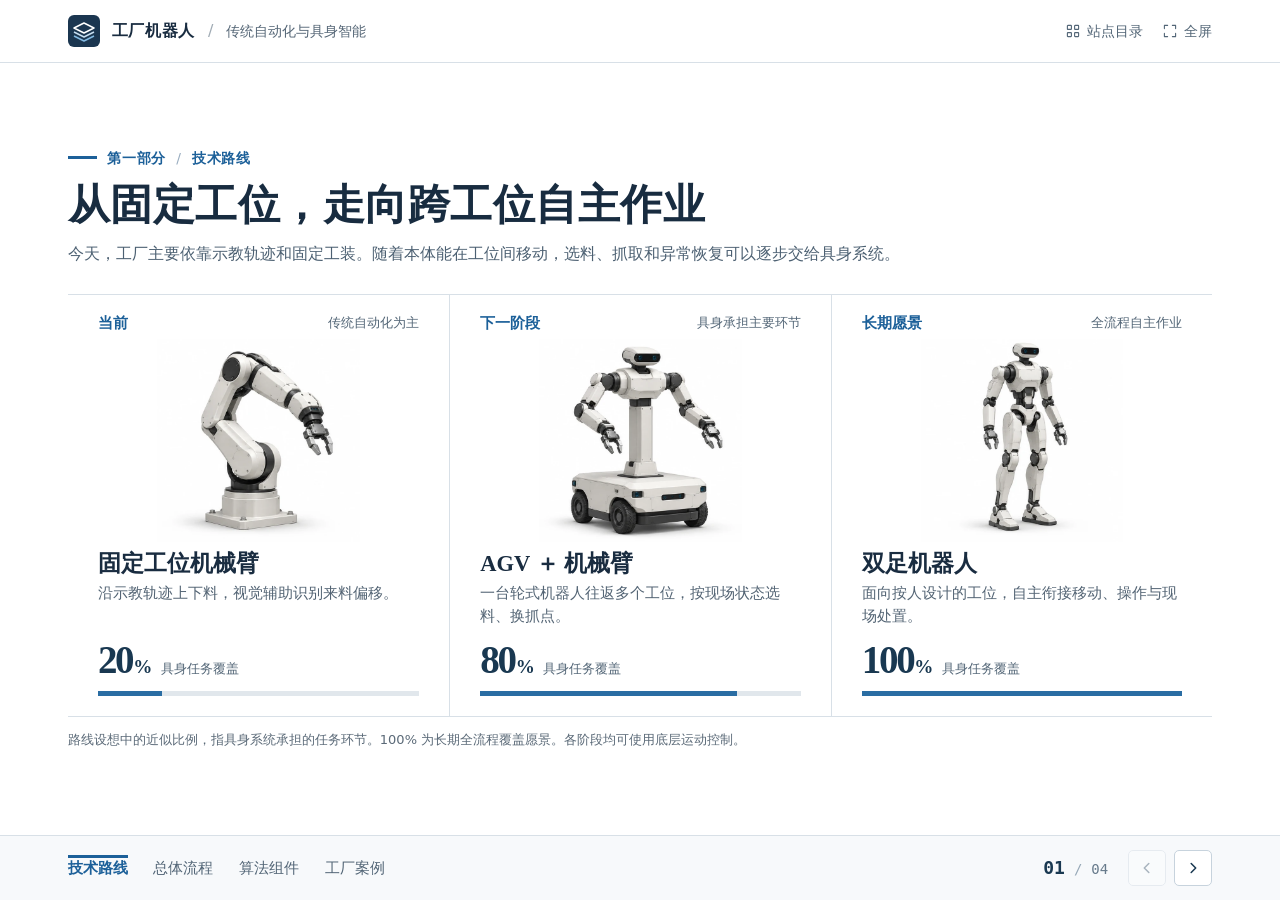
<file: harness/factory-roadmap/index.html>
<!doctype html>
<html lang="zh-CN">
<head>
  <meta charset="utf-8">
  <meta name="viewport" content="width=device-width, initial-scale=1, viewport-fit=cover">
  <meta name="theme-color" content="#f5f7f9">
  <title>工厂机器人 · 传统自动化与具身智能</title>
  <meta name="description" content="四页工厂机器人技术汇报：本体与任务覆盖路线、F1 Harness 工作方式、算法与组件，以及九宫格泡沫纸清料方案。">
  <link rel="stylesheet" href="deck.css">
  <script src="deck.js" defer></script>
</head>
<body>
  <div class="shell">
    <header class="masthead">
      <div class="identity">
        <svg class="mark" width="32" height="32" viewBox="0 0 32 32" aria-hidden="true"><rect width="32" height="32" rx="6" fill="#1b3650"/><g fill="none" stroke-width="1.55" stroke-linejoin="round"><path d="M6 13l10-5 10 5-10 5z" stroke="#fff"/><path d="m6 17 10 5 10-5" stroke="#c5ddef"/><path d="m6 21 10 5 10-5" stroke="#83b9e1"/></g></svg>
        <div><strong>工厂机器人</strong><span class="brand-divider">/</span><span class="series">传统自动化与具身智能</span></div>
      </div>
      <div class="top-actions">
        <a href="../../" class="top-link" aria-label="站点目录"><svg viewBox="0 0 20 20" aria-hidden="true"><rect x="3" y="3" width="5" height="5" rx=".6"/><rect x="12" y="3" width="5" height="5" rx=".6"/><rect x="3" y="12" width="5" height="5" rx=".6"/><rect x="12" y="12" width="5" height="5" rx=".6"/></svg><span>站点目录</span></a>
        <button type="button" class="top-link" id="fullscreen" aria-label="进入全屏"><svg viewBox="0 0 20 20" aria-hidden="true"><path d="M7 3H3v4m10-4h4v4M3 13v4h4m10-4v4h-4"/></svg><span>全屏</span></button>
      </div>
    </header>

    <main id="deck">
      <section class="slide roadmap" id="roadmap" aria-labelledby="roadmap-title">
        <div class="slide-heading">
          <div class="section-label"><i></i>第一部分<span>/</span>技术路线</div>
          <h1 id="roadmap-title" tabindex="-1">从固定工位，走向跨工位自主作业</h1>
          <p class="lede">今天，工厂主要依靠示教轨迹和固定工装。随着本体能在工位间移动，选料、抓取和异常恢复可以逐步交给具身系统。</p>
        </div>
        <div class="stages">
          <article class="stage">
            <div class="stage-head"><span class="period">当前</span><span class="mode">传统自动化为主</span></div>
            <div class="machine"><img src="assets/arm.webp" width="640" height="640" alt="固定在底座上的工业机械臂示意"></div>
            <h2>固定工位机械臂</h2>
            <p>沿示教轨迹上下料，视觉辅助识别来料偏移。</p>
            <div class="metric"><span class="value">20<span>%</span></span><span class="measure">具身任务覆盖</span></div>
            <div class="bar" aria-hidden="true"><i style="width:20%"></i></div>
          </article>
          <article class="stage">
            <div class="stage-head"><span class="period">下一阶段</span><span class="mode">具身承担主要环节</span></div>
            <div class="machine"><img src="assets/mobile.webp" width="640" height="640" alt="轮式移动底盘搭载双机械臂的本体示意"></div>
            <h2>AGV ＋ 机械臂</h2>
            <p>一台轮式机器人往返多个工位，按现场状态选料、换抓点。</p>
            <div class="metric"><span class="value">80<span>%</span></span><span class="measure">具身任务覆盖</span></div>
            <div class="bar" aria-hidden="true"><i style="width:80%"></i></div>
          </article>
          <article class="stage">
            <div class="stage-head"><span class="period">长期愿景</span><span class="mode">全流程自主作业</span></div>
            <div class="machine"><img src="assets/biped.webp" width="640" height="640" alt="可面向人工作业空间的双足机器人示意"></div>
            <h2>双足机器人</h2>
            <p>面向按人设计的工位，自主衔接移动、操作与现场处置。</p>
            <div class="metric"><span class="value">100<span>%</span></span><span class="measure">具身任务覆盖</span></div>
            <div class="bar" aria-hidden="true"><i style="width:100%"></i></div>
          </article>
        </div>
        <p class="footnote">路线设想中的近似比例，指具身系统承担的任务环节。100% 为长期全流程覆盖愿景。各阶段均可使用底层运动控制。</p>
      </section>

      <section class="slide" id="workflow" aria-labelledby="workflow-title" hidden>
        <div class="slide-heading">
          <div class="section-label"><i></i>第二部分<span>/</span>Harness 总体流程</div>
          <h2 class="headline" id="workflow-title" tabindex="-1">常规任务按程序执行，异常时再调用模型</h2>
          <p class="lede">Harness 组织机器人完成整项任务。它根据现场反馈决定继续、重试或更换策略，让成熟动作保持可重复。</p>
        </div>
        <figure class="framework-figure" tabindex="0" aria-label="流程图，可在窄屏上横向滚动">
          <img src="assets/harness-overview.svg" alt="宏观流程：观测现场，任务程序选择并调用技能，执行后核对结果。成功则继续或结束。未达成先在限次内重试，仍失败才由模型提出新策略。有效修法经过独立验证后复用。">
        </figure>
        <p class="scroll-hint">横向滑动查看全图</p>
        <details class="mobile-flow"><summary>查看流程文字说明</summary>
          <ol><li><b>观察现场</b><p>定位目标，判断是否还需要操作。</p></li><li><b>程序分派技能</b><p>按当前状态选择抓取、移动或放置。</p></li><li><b>执行并核对结果</b><p>成功则继续下一步，达到目标则结束。</p></li></ol>
          <p><strong>异常恢复</strong>　先重新观察、换抓点并限次重试。仍无解时，模型提出新策略，交回程序执行。</p>
        </details>
        <aside class="takeaway"><strong>以抓空为例</strong><p>先换一个能夹住的边缘。连续尝试仍抓空时，再请模型根据现场图像和已试抓法提出新方案。</p></aside>
      </section>

      <section class="slide" id="components" aria-labelledby="components-title" hidden>
        <div class="slide-heading">
          <div class="section-label"><i></i>第二部分<span>/</span>算法与组件</div>
          <h2 class="headline" id="components-title" tabindex="-1">从现场观测，到 F1 的一次动作发布</h2>
          <p class="lede">感知提供证据，程序选择技能，规划器生成候选路径。机械臂的每次动作都由 F1 控制端检查并发布。</p>
        </div>
        <figure class="framework-figure" tabindex="0" aria-label="流程图，可在窄屏上横向滚动">
          <img src="assets/harness-components.svg" alt="目标架构：SAM、深度和夹爪 CAN 提供观测。PyRUA 运行任务程序并通过 RPent 调用技能。IK、OMPL 和碰撞检查生成候选轨迹，可选学习策略待接入。F1 Owner 和 Ruckig 负责检查、平滑与发布，执行回执返回任务程序。Astra 提议新策略，记录经独立验证后供复用。">
        </figure>
        <p class="scroll-hint">横向滑动查看全图</p>
        <details class="mobile-flow"><summary>查看组件文字说明</summary><ol>
          <li><b>感知</b><p>SAM 分割、深度相机和夹爪 CAN 反馈给出位置与夹持状态。</p></li>
          <li><b>任务编排</b><p>PyRUA 运行任务程序，通过 RPent 调用技能。</p></li>
          <li><b>技能与规划</b><p>IK、OMPL 和扫掠碰撞检查生成关节路径。柔性抓取可接入 π0.5 / RLT，仍待验证。</p></li>
          <li><b>安全发布</b><p>F1 Owner 检查并发布动作，Ruckig 平滑轨迹。程序结合回执与复观决定下一步。</p></li>
        </ol><p><strong>恢复与复用</strong>　Astra 提出策略并交回程序。运行记录经独立验证后，成功程序可冻结复用。</p></details>
        <aside class="takeaway"><strong>柔性物料抓取</strong><p>泡沫纸容易变形。可把学习策略接入“夹住并抽出”这一步，往返路线和已验证的机械臂路径继续复用。</p></aside>
        <p class="footnote"><a href="../framework.html">F1 Harness 目标框架说明</a> · 图中展示目标设计，学习策略为待接入组件。</p>
      </section>

      <section class="slide" id="workcell" aria-labelledby="workcell-title" hidden>
        <div class="slide-heading">
          <div class="section-label"><i></i>第二部分<span>/</span>工厂场景</div>
          <h2 class="headline" id="workcell-title" tabindex="-1">F1 如何清空九宫格里的泡沫纸</h2>
          <p class="lede">自研 F1 在料架和放置区之间往返。程序记录每格是否清空，并在每次放置后从上次进度继续。</p>
        </div>
        <div class="case-body">
          <figure class="cell-figure">
            <img src="assets/workcell.svg" alt="工位示意：左侧是装有泡沫纸的三乘三料架，中间是伸臂取料的轮式机器人，右侧是接料箱。去程运料，回程继续清格。">
            <figcaption>自研 F1 工位示意<span>·</span>轮式双臂形态参考 <a href="https://www.agibot.com/products/G2" target="_blank" rel="noopener">智元 G2</a></figcaption>
          </figure>
          <ol class="operations">
            <li><span>01</span><div><h3>选格定位</h3><p>扫描九格，选有余料的格口，定位外露纸边。</p></div></li>
            <li><span>02</span><div><h3>夹住并抽出</h3><p>闭爪后小幅回撤，结合夹爪读数与图像确认带出泡沫纸。</p></div></li>
            <li><span>03</span><div><h3>运到放置区</h3><p>底盘移动到放置区，机械臂松爪，确认物料已落入接料箱。</p></div></li>
            <li><span>04</span><div><h3>返回复检</h3><p>回到原格，有余料就继续取，确认清空后，再处理下一格。</p></div></li>
          </ol>
        </div>
        <aside class="takeaway"><strong>任务完成条件</strong><p>九格逐一复检为空，最后一批物料已放入接料箱。被遮挡的格口标为待复检。</p></aside>
      </section>
    </main>

    <footer class="navigation" aria-label="汇报翻页">
      <nav class="slide-tabs" aria-label="跳转页面">
        <a href="#roadmap" aria-current="page">技术路线</a>
        <a href="#workflow">总体流程</a>
        <a href="#components">算法组件</a>
        <a href="#workcell">工厂案例</a>
      </nav>
      <div class="pager">
        <span class="page-count" aria-live="polite"><b id="page-current">01</b><span>/</span>04</span>
        <button type="button" id="previous" aria-label="上一页" title="上一页（←）" disabled><svg viewBox="0 0 20 20" aria-hidden="true"><path d="m12 5-5 5 5 5"/></svg></button>
        <button type="button" id="next" aria-label="下一页" title="下一页（→）"><svg viewBox="0 0 20 20" aria-hidden="true"><path d="m8 5 5 5-5 5"/></svg></button>
      </div>
    </footer>
  </div>
</body>
</html>
</file>
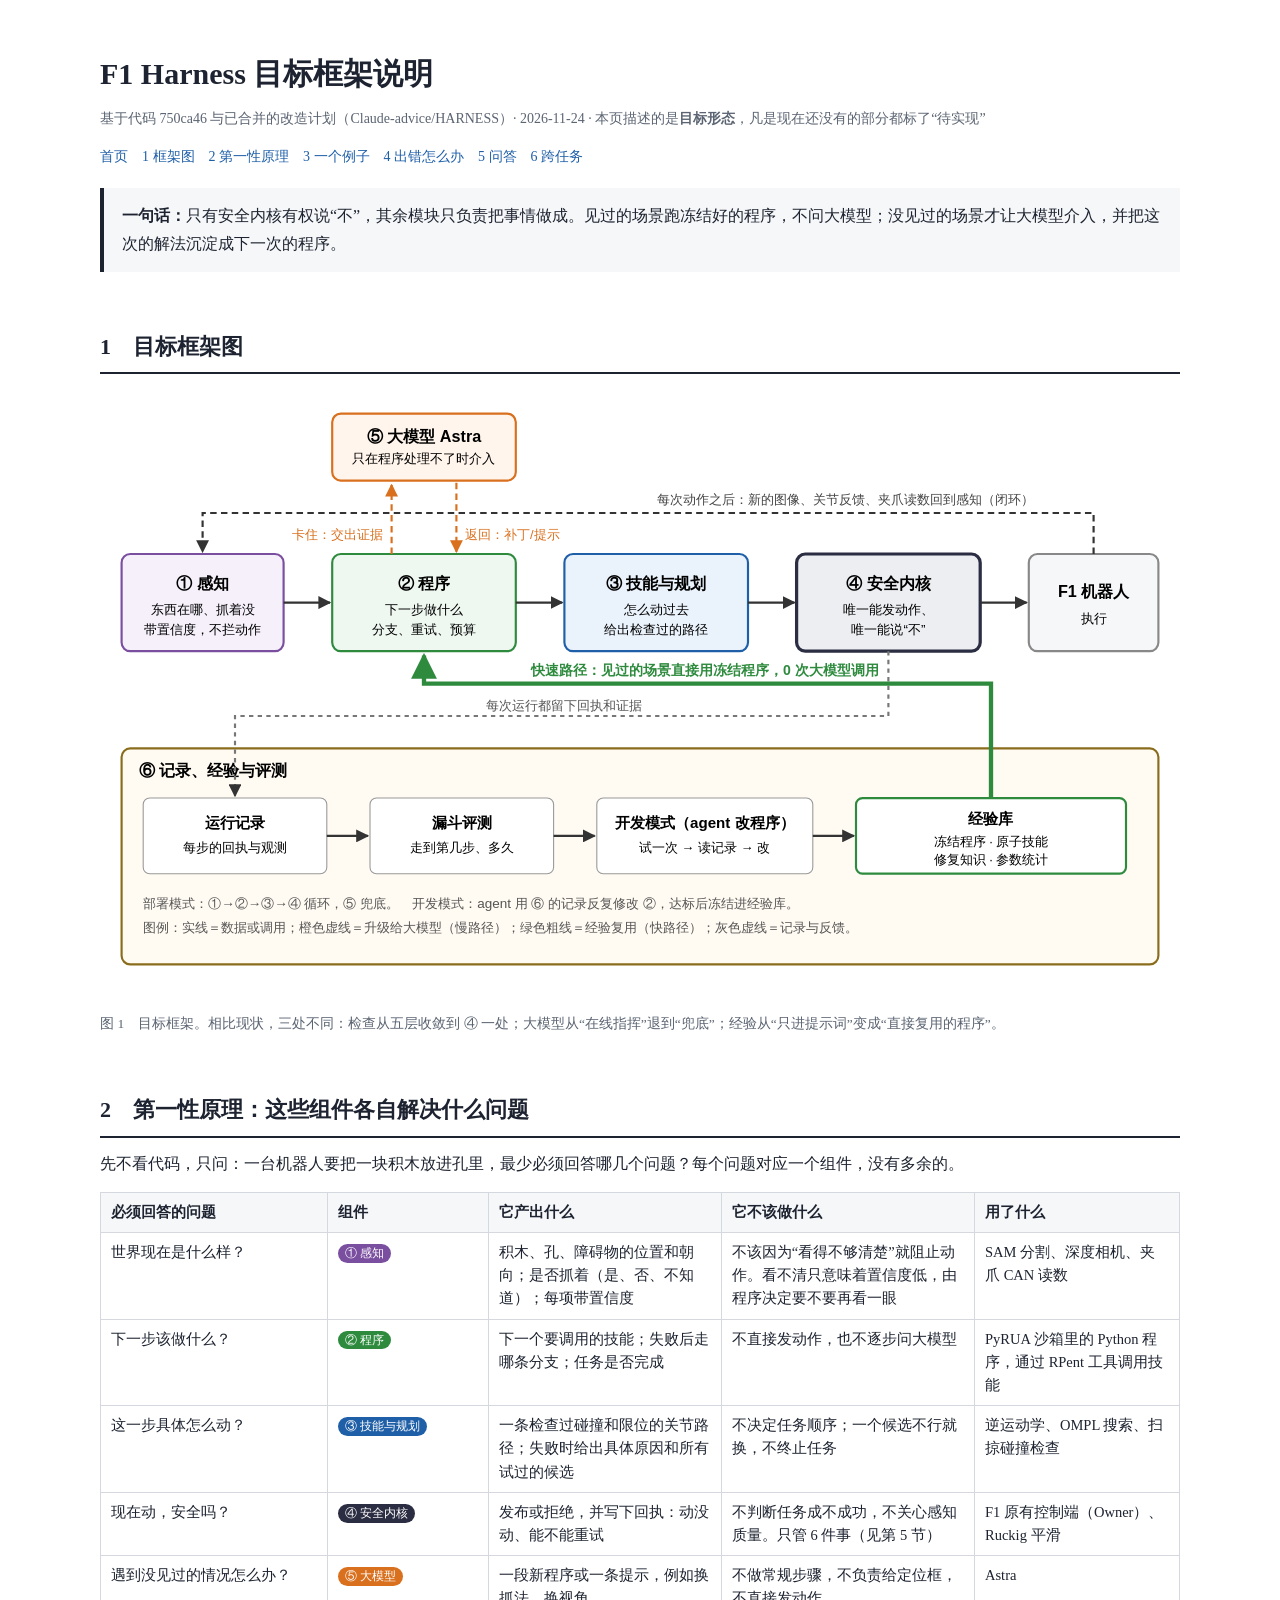
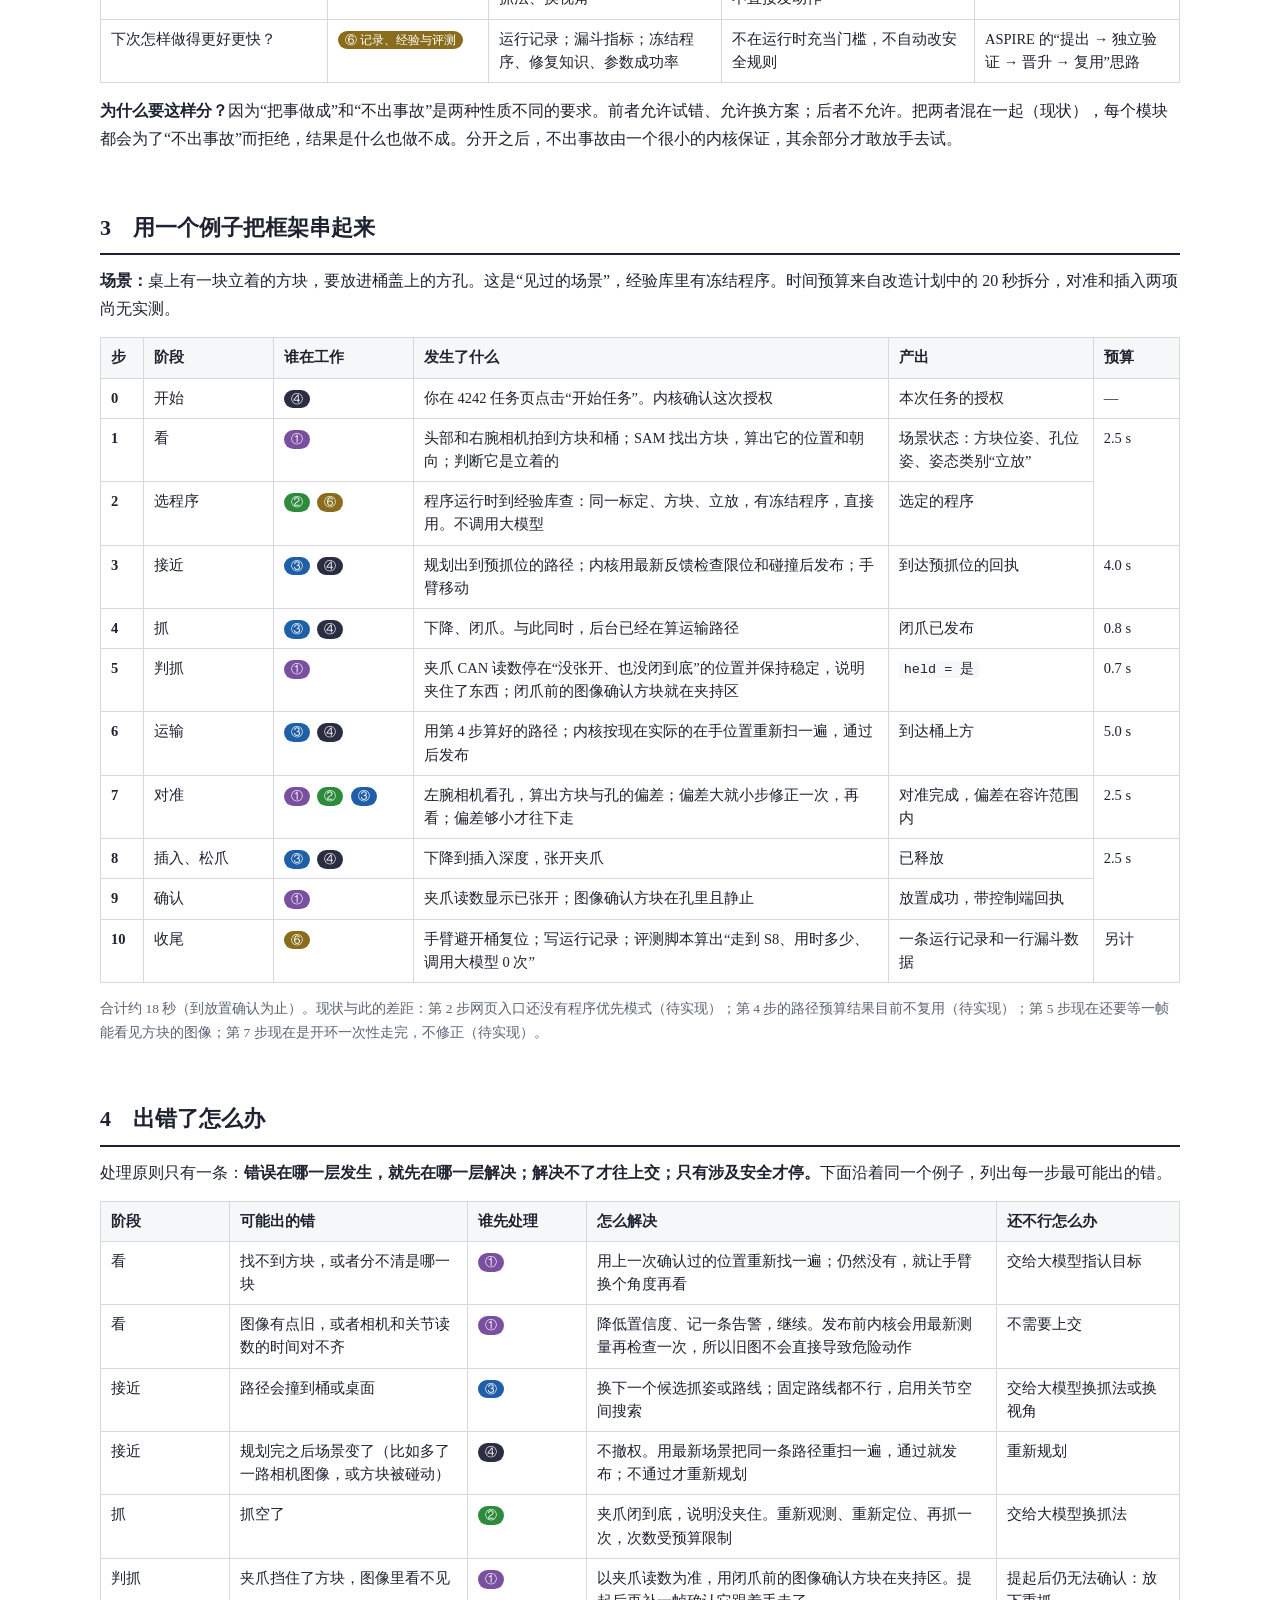
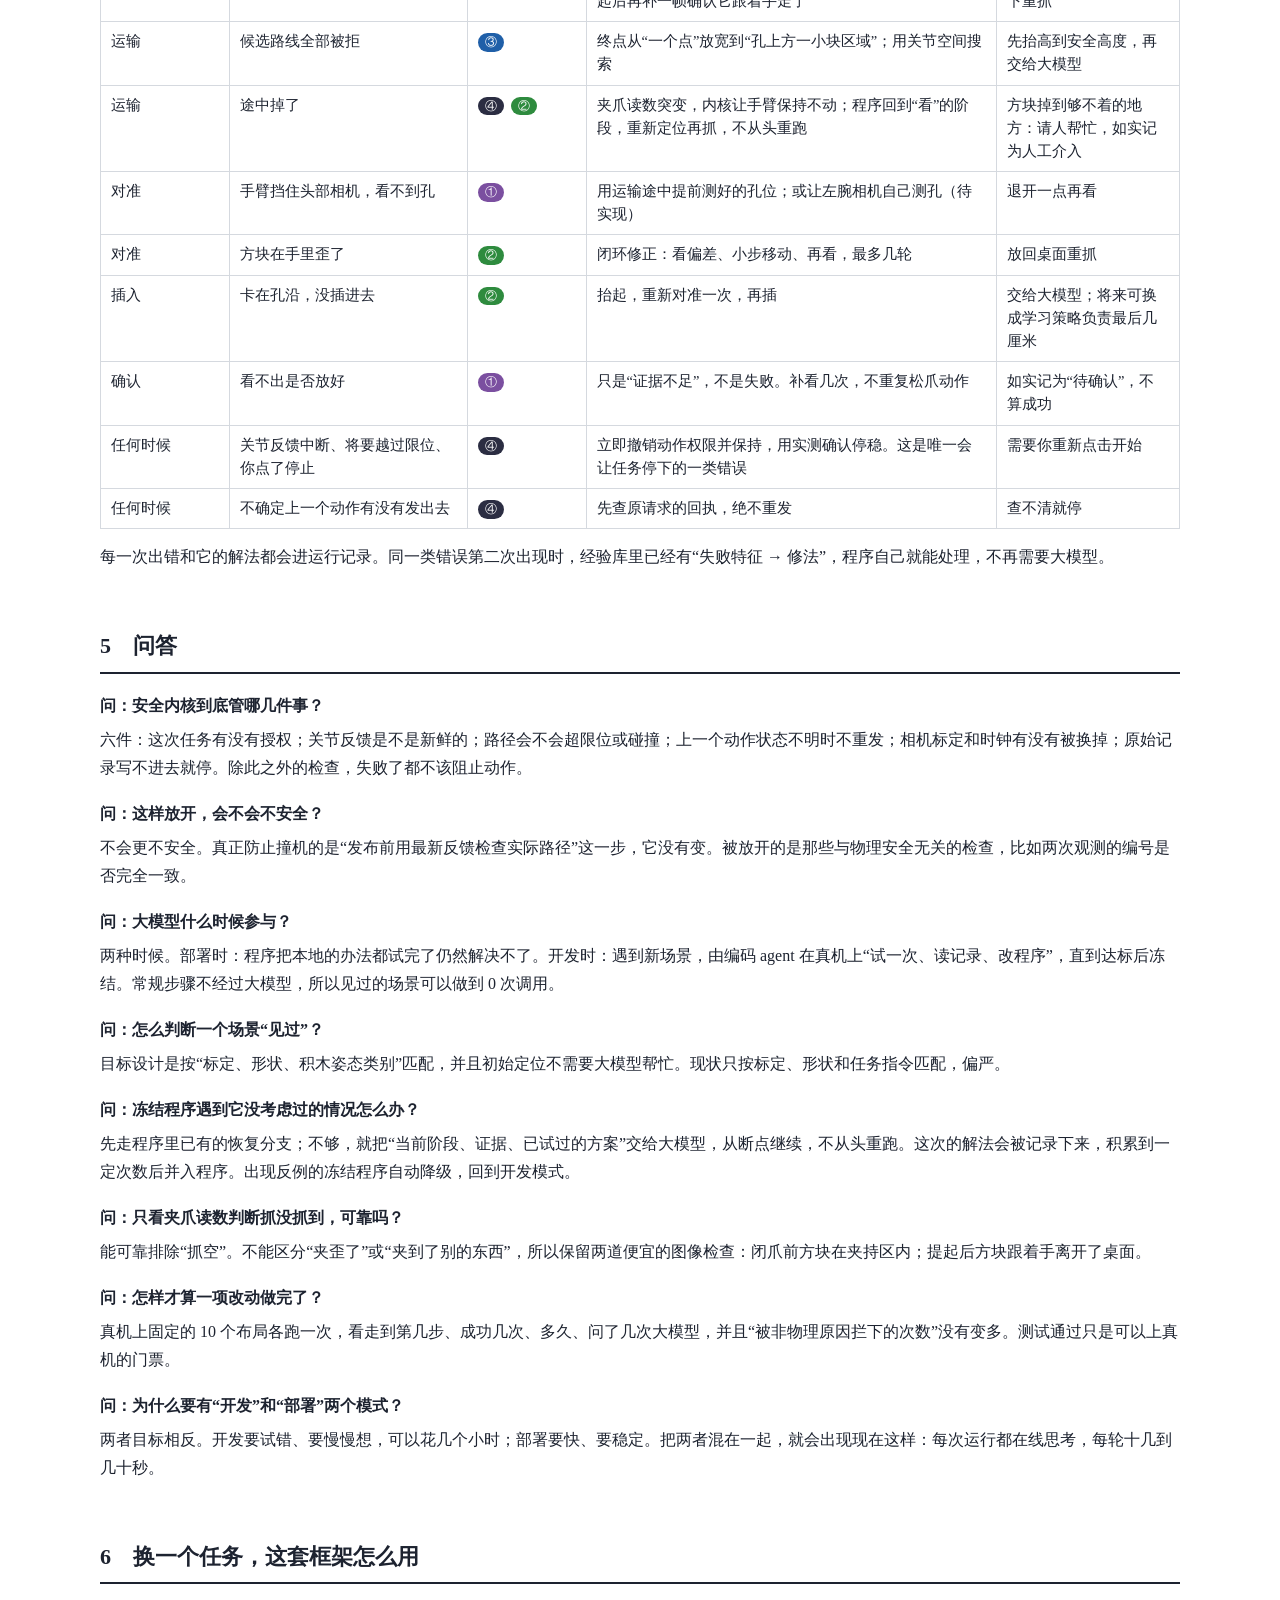
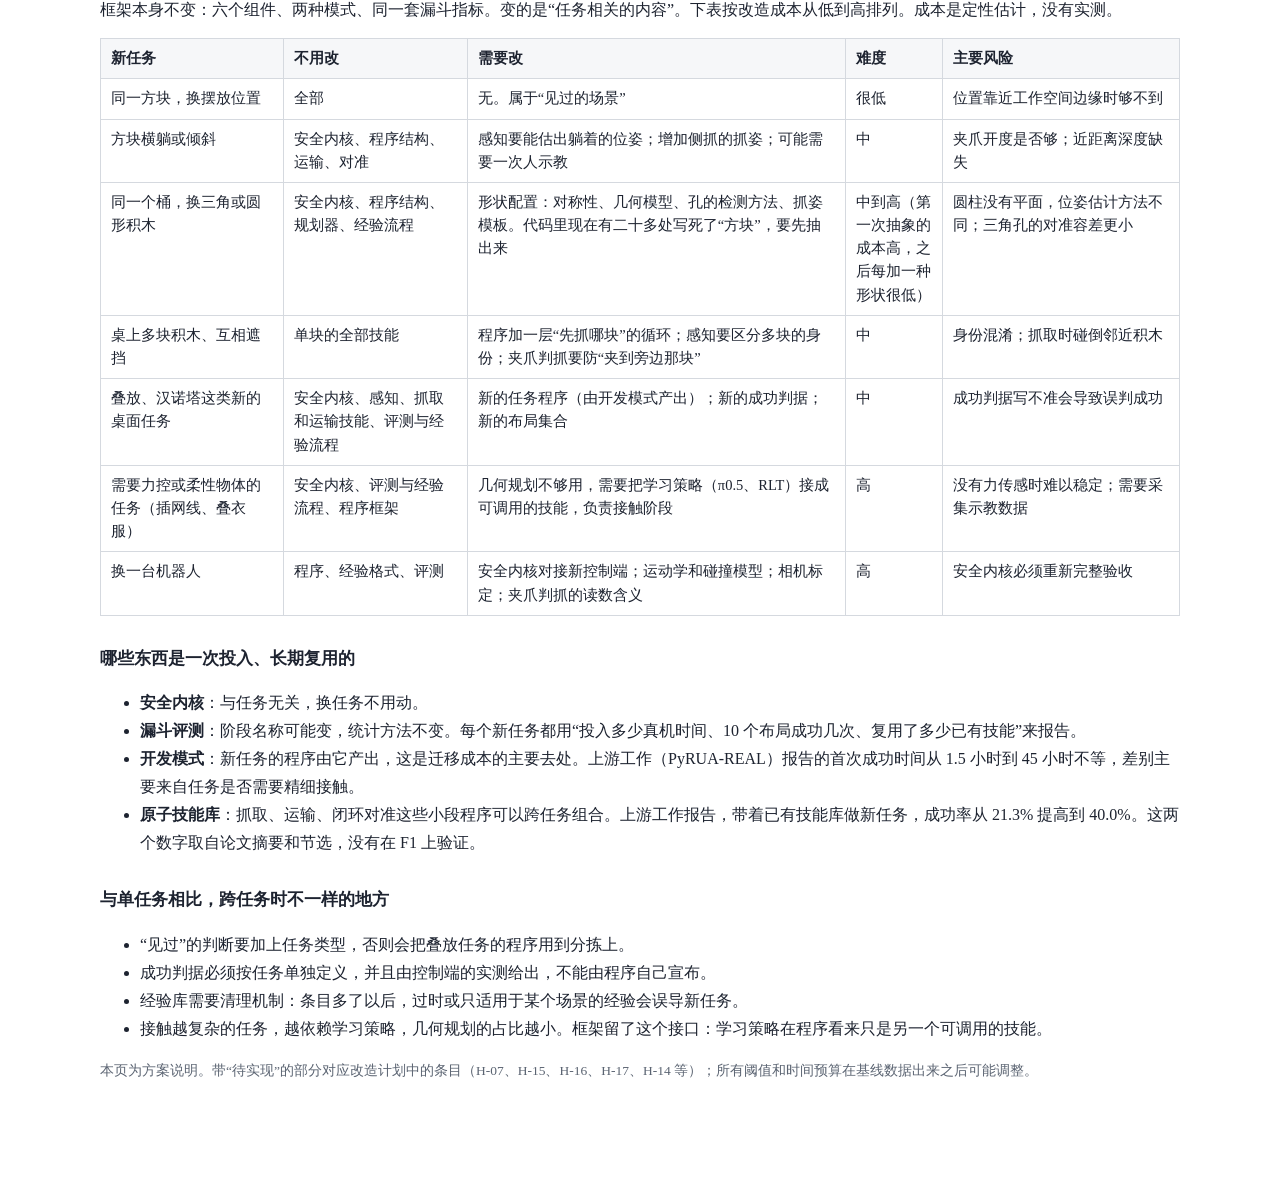
<file: harness/framework.html>
<!doctype html>
<html lang="zh-CN">
<head>
<meta charset="utf-8">
<title>F1 Harness 目标框架说明</title>
<meta name="viewport" content="width=1200">
<style>
  :root{--ink:#1d2330;--mute:#5b6472;--line:#d5d9df;--bg:#fff;--soft:#f6f7f9;
        --safe:#2b2d42;--per:#7b4fa0;--prog:#2e8b3e;--skill:#1f5fa8;--llm:#d9701e;--exp:#8a6d1c}
  body{margin:0;background:var(--bg);color:var(--ink);font:16px/1.75 "Noto Serif CJK SC","Source Han Serif SC","Songti SC",Georgia,serif}
  main{max-width:1080px;margin:0 auto;padding:48px 40px 96px}
  h1{font-size:30px;margin:0 0 6px;font-weight:700}
  h2{font-size:22px;margin:56px 0 12px;padding-bottom:6px;border-bottom:2px solid var(--ink)}
  h3{font-size:17px;margin:28px 0 8px}
  p{margin:10px 0}
  .sub{color:var(--mute);font-size:14px}
  .lead{background:var(--soft);border-left:4px solid var(--ink);padding:14px 18px;margin:18px 0}
  table{border-collapse:collapse;width:100%;margin:14px 0;font-size:14.5px;line-height:1.6}
  th,td{border:1px solid var(--line);padding:8px 10px;vertical-align:top;text-align:left}
  th{background:var(--soft);font-weight:700}
  td.n{white-space:nowrap;font-weight:700}
  code{font:13.5px Menlo,Consolas,monospace;background:var(--soft);padding:1px 5px;border-radius:3px}
  .tag{display:inline-block;font:12px/1.4 Helvetica,Arial,sans-serif;padding:1px 7px;border-radius:10px;color:#fff;margin-right:4px}
  .t-safe{background:var(--safe)}.t-per{background:var(--per)}.t-prog{background:var(--prog)}
  .t-skill{background:var(--skill)}.t-llm{background:var(--llm)}.t-exp{background:var(--exp)}
  .note{font-size:13.5px;color:var(--mute)}
  .qa dt{font-weight:700;margin-top:18px}
  .qa dd{margin:6px 0 0 0}
  figure{margin:18px 0}
  figcaption{font-size:13.5px;color:var(--mute);margin-top:6px}
  nav{font-size:14px;color:var(--mute);margin:14px 0 0}
  nav a{color:var(--skill);text-decoration:none;margin-right:14px}
  svg text{font-family:Helvetica,Arial,"Noto Sans CJK SC","Microsoft YaHei",sans-serif}
  @media print{h2{break-after:avoid}table,figure{break-inside:avoid}}
</style>
</head>
<body>
<main>
<h1>F1 Harness 目标框架说明</h1>
<div class="sub">基于代码 750ca46 与已合并的改造计划（Claude-advice/HARNESS）· 2026-11-24 · 本页描述的是<strong>目标形态</strong>，凡是现在还没有的部分都标了“待实现”</div>
<nav><a href="../index.html">首页</a><a href="#s1">1 框架图</a><a href="#s2">2 第一性原理</a><a href="#s3">3 一个例子</a><a href="#s4">4 出错怎么办</a><a href="#s5">5 问答</a><a href="#s6">6 跨任务</a></nav>

<div class="lead">
<strong>一句话：</strong>只有安全内核有权说“不”，其余模块只负责把事情做成。见过的场景跑冻结好的程序，不问大模型；没见过的场景才让大模型介入，并把这次的解法沉淀成下一次的程序。
</div>

<h2 id="s1">1　目标框架图</h2>
<figure>
<svg viewBox="0 0 1000 560" width="100%" role="img" aria-label="F1 Harness 目标框架">
  <defs>
    <marker id="a" viewBox="0 0 10 10" refX="9" refY="5" markerWidth="6" markerHeight="6" orient="auto"><path d="M0,0L10,5L0,10z" fill="#333"/></marker>
    <marker id="o" viewBox="0 0 10 10" refX="9" refY="5" markerWidth="6" markerHeight="6" orient="auto"><path d="M0,0L10,5L0,10z" fill="#d9701e"/></marker>
    <marker id="g" viewBox="0 0 10 10" refX="9" refY="5" markerWidth="6" markerHeight="6" orient="auto"><path d="M0,0L10,5L0,10z" fill="#2e8b3e"/></marker>
  </defs>
  <!-- row 1: main loop -->
  <g font-size="15" font-weight="bold" text-anchor="middle">
    <rect x="20" y="150" width="150" height="90" rx="8" fill="#f6f0fb" stroke="#7b4fa0" stroke-width="2"/>
    <text x="95" y="182">① 感知</text><text x="95" y="206" font-size="12.5" font-weight="normal">东西在哪、抓着没</text><text x="95" y="224" font-size="12.5" font-weight="normal">带置信度，不拦动作</text>
    <rect x="215" y="150" width="170" height="90" rx="8" fill="#eef8f1" stroke="#2e8b3e" stroke-width="2"/>
    <text x="300" y="182">② 程序</text><text x="300" y="206" font-size="12.5" font-weight="normal">下一步做什么</text><text x="300" y="224" font-size="12.5" font-weight="normal">分支、重试、预算</text>
    <rect x="430" y="150" width="170" height="90" rx="8" fill="#eaf2fb" stroke="#1f5fa8" stroke-width="2"/>
    <text x="515" y="182">③ 技能与规划</text><text x="515" y="206" font-size="12.5" font-weight="normal">怎么动过去</text><text x="515" y="224" font-size="12.5" font-weight="normal">给出检查过的路径</text>
    <rect x="645" y="150" width="170" height="90" rx="8" fill="#eceef2" stroke="#2b2d42" stroke-width="3"/>
    <text x="730" y="182">④ 安全内核</text><text x="730" y="206" font-size="12.5" font-weight="normal">唯一能发动作、</text><text x="730" y="224" font-size="12.5" font-weight="normal">唯一能说“不”</text>
    <rect x="860" y="150" width="120" height="90" rx="8" fill="#f6f7f9" stroke="#888" stroke-width="2"/>
    <text x="920" y="190">F1 机器人</text><text x="920" y="214" font-size="12.5" font-weight="normal">执行</text>
  </g>
  <g stroke="#333" stroke-width="2" fill="none">
    <line x1="170" y1="195" x2="213" y2="195" marker-end="url(#a)"/>
    <line x1="385" y1="195" x2="428" y2="195" marker-end="url(#a)"/>
    <line x1="600" y1="195" x2="643" y2="195" marker-end="url(#a)"/>
    <line x1="815" y1="195" x2="858" y2="195" marker-end="url(#a)"/>
    <path d="M920,150 L920,112 L95,112 L95,148" marker-end="url(#a)" stroke-dasharray="6,4"/>
  </g>
  <text x="690" y="104" font-size="12.5" text-anchor="middle" fill="#444">每次动作之后：新的图像、关节反馈、夹爪读数回到感知（闭环）</text>
  <!-- LLM above program -->
  <rect x="215" y="20" width="170" height="62" rx="8" fill="#fff5ec" stroke="#d9701e" stroke-width="2"/>
  <text x="300" y="46" font-size="15" font-weight="bold" text-anchor="middle">⑤ 大模型 Astra</text>
  <text x="300" y="66" font-size="12.5" text-anchor="middle">只在程序处理不了时介入</text>
  <path d="M270,150 L270,86" stroke="#d9701e" stroke-width="2" stroke-dasharray="6,4" fill="none" marker-end="url(#o)"/>
  <path d="M330,84 L330,148" stroke="#d9701e" stroke-width="2" stroke-dasharray="6,4" fill="none" marker-end="url(#o)"/>
  <text x="262" y="136" font-size="12" text-anchor="end" fill="#d9701e">卡住：交出证据</text>
  <text x="338" y="136" font-size="12" fill="#d9701e">返回：补丁/提示</text>
  <!-- experience row -->
  <rect x="20" y="330" width="960" height="200" rx="8" fill="#fffaf2" stroke="#8a6d1c" stroke-width="2"/>
  <text x="36" y="356" font-size="15" font-weight="bold">⑥ 记录、经验与评测</text>
  <g font-size="14" font-weight="bold" text-anchor="middle">
    <rect x="40" y="376" width="170" height="70" rx="6" fill="#fff" stroke="#999"/><text x="125" y="404">运行记录</text><text x="125" y="426" font-size="12" font-weight="normal">每步的回执与观测</text>
    <rect x="250" y="376" width="170" height="70" rx="6" fill="#fff" stroke="#999"/><text x="335" y="404">漏斗评测</text><text x="335" y="426" font-size="12" font-weight="normal">走到第几步、多久</text>
    <rect x="460" y="376" width="200" height="70" rx="6" fill="#fff" stroke="#999"/><text x="560" y="404">开发模式（agent 改程序）</text><text x="560" y="426" font-size="12" font-weight="normal">试一次 → 读记录 → 改</text>
    <rect x="700" y="376" width="250" height="70" rx="6" fill="#fff" stroke="#2e8b3e" stroke-width="2"/><text x="825" y="400">经验库</text><text x="825" y="420" font-size="12" font-weight="normal">冻结程序 · 原子技能</text><text x="825" y="437" font-size="12" font-weight="normal">修复知识 · 参数统计</text>
  </g>
  <g stroke="#333" stroke-width="2" fill="none">
    <line x1="210" y1="411" x2="248" y2="411" marker-end="url(#a)"/>
    <line x1="420" y1="411" x2="458" y2="411" marker-end="url(#a)"/>
    <line x1="660" y1="411" x2="698" y2="411" marker-end="url(#a)"/>
    <path d="M730,240 L730,300 L125,300 L125,374" marker-end="url(#a)" stroke="#777" stroke-dasharray="4,4"/>
  </g>
  <text x="430" y="294" font-size="12.5" text-anchor="middle" fill="#555">每次运行都留下回执和证据</text>
  <path d="M825,376 L825,270 L300,270 L300,244" stroke="#2e8b3e" stroke-width="4" fill="none" marker-end="url(#g)"/>
  <text x="560" y="262" font-size="13" font-weight="bold" text-anchor="middle" fill="#2e8b3e">快速路径：见过的场景直接用冻结程序，0 次大模型调用</text>
  <text x="40" y="478" font-size="12.5" fill="#555">部署模式：①→②→③→④ 循环，⑤ 兜底。　开发模式：agent 用 ⑥ 的记录反复修改 ②，达标后冻结进经验库。</text>
  <text x="40" y="500" font-size="12.5" fill="#555">图例：实线＝数据或调用；橙色虚线＝升级给大模型（慢路径）；绿色粗线＝经验复用（快路径）；灰色虚线＝记录与反馈。</text>
</svg>
<figcaption>图 1　目标框架。相比现状，三处不同：检查从五层收敛到 ④ 一处；大模型从“在线指挥”退到“兜底”；经验从“只进提示词”变成“直接复用的程序”。</figcaption>
</figure>

<h2 id="s2">2　第一性原理：这些组件各自解决什么问题</h2>
<p>先不看代码，只问：一台机器人要把一块积木放进孔里，最少必须回答哪几个问题？每个问题对应一个组件，没有多余的。</p>
<table>
<tr><th style="width:21%">必须回答的问题</th><th style="width:15%">组件</th><th>它产出什么</th><th>它不该做什么</th><th style="width:19%">用了什么</th></tr>
<tr><td>世界现在是什么样？</td><td><span class="tag t-per">① 感知</span></td><td>积木、孔、障碍物的位置和朝向；是否抓着（是、否、不知道）；每项带置信度</td><td>不该因为“看得不够清楚”就阻止动作。看不清只意味着置信度低，由程序决定要不要再看一眼</td><td>SAM 分割、深度相机、夹爪 CAN 读数</td></tr>
<tr><td>下一步该做什么？</td><td><span class="tag t-prog">② 程序</span></td><td>下一个要调用的技能；失败后走哪条分支；任务是否完成</td><td>不直接发动作，也不逐步问大模型</td><td>PyRUA 沙箱里的 Python 程序，通过 RPent 工具调用技能</td></tr>
<tr><td>这一步具体怎么动？</td><td><span class="tag t-skill">③ 技能与规划</span></td><td>一条检查过碰撞和限位的关节路径；失败时给出具体原因和所有试过的候选</td><td>不决定任务顺序；一个候选不行就换，不终止任务</td><td>逆运动学、OMPL 搜索、扫掠碰撞检查</td></tr>
<tr><td>现在动，安全吗？</td><td><span class="tag t-safe">④ 安全内核</span></td><td>发布或拒绝，并写下回执：动没动、能不能重试</td><td>不判断任务成不成功，不关心感知质量。只管 6 件事（见第 5 节）</td><td>F1 原有控制端（Owner）、Ruckig 平滑</td></tr>
<tr><td>遇到没见过的情况怎么办？</td><td><span class="tag t-llm">⑤ 大模型</span></td><td>一段新程序或一条提示，例如换抓法、换视角</td><td>不做常规步骤，不负责给定位框，不直接发动作</td><td>Astra</td></tr>
<tr><td>下次怎样做得更好更快？</td><td><span class="tag t-exp">⑥ 记录、经验与评测</span></td><td>运行记录；漏斗指标；冻结程序、修复知识、参数成功率</td><td>不在运行时充当门槛，不自动改安全规则</td><td>ASPIRE 的“提出 → 独立验证 → 晋升 → 复用”思路</td></tr>
</table>
<p><strong>为什么要这样分？</strong>因为“把事做成”和“不出事故”是两种性质不同的要求。前者允许试错、允许换方案；后者不允许。把两者混在一起（现状），每个模块都会为了“不出事故”而拒绝，结果是什么也做不成。分开之后，不出事故由一个很小的内核保证，其余部分才敢放手去试。</p>

<h2 id="s3">3　用一个例子把框架串起来</h2>
<p><strong>场景：</strong>桌上有一块立着的方块，要放进桶盖上的方孔。这是“见过的场景”，经验库里有冻结程序。时间预算来自改造计划中的 20 秒拆分，对准和插入两项尚无实测。</p>
<table>
<tr><th style="width:4%">步</th><th style="width:12%">阶段</th><th style="width:13%">谁在工作</th><th>发生了什么</th><th style="width:19%">产出</th><th style="width:8%">预算</th></tr>
<tr><td class="n">0</td><td>开始</td><td><span class="tag t-safe">④</span></td><td>你在 4242 任务页点击“开始任务”。内核确认这次授权</td><td>本次任务的授权</td><td>—</td></tr>
<tr><td class="n">1</td><td>看</td><td><span class="tag t-per">①</span></td><td>头部和右腕相机拍到方块和桶；SAM 找出方块，算出它的位置和朝向；判断它是立着的</td><td>场景状态：方块位姿、孔位姿、姿态类别“立放”</td><td rowspan="2">2.5 s</td></tr>
<tr><td class="n">2</td><td>选程序</td><td><span class="tag t-prog">②</span> <span class="tag t-exp">⑥</span></td><td>程序运行时到经验库查：同一标定、方块、立放，有冻结程序，直接用。不调用大模型</td><td>选定的程序</td></tr>
<tr><td class="n">3</td><td>接近</td><td><span class="tag t-skill">③</span> <span class="tag t-safe">④</span></td><td>规划出到预抓位的路径；内核用最新反馈检查限位和碰撞后发布；手臂移动</td><td>到达预抓位的回执</td><td>4.0 s</td></tr>
<tr><td class="n">4</td><td>抓</td><td><span class="tag t-skill">③</span> <span class="tag t-safe">④</span></td><td>下降、闭爪。与此同时，后台已经在算运输路径</td><td>闭爪已发布</td><td>0.8 s</td></tr>
<tr><td class="n">5</td><td>判抓</td><td><span class="tag t-per">①</span></td><td>夹爪 CAN 读数停在“没张开、也没闭到底”的位置并保持稳定，说明夹住了东西；闭爪前的图像确认方块就在夹持区</td><td><code>held = 是</code></td><td>0.7 s</td></tr>
<tr><td class="n">6</td><td>运输</td><td><span class="tag t-skill">③</span> <span class="tag t-safe">④</span></td><td>用第 4 步算好的路径；内核按现在实际的在手位置重新扫一遍，通过后发布</td><td>到达桶上方</td><td>5.0 s</td></tr>
<tr><td class="n">7</td><td>对准</td><td><span class="tag t-per">①</span> <span class="tag t-prog">②</span> <span class="tag t-skill">③</span></td><td>左腕相机看孔，算出方块与孔的偏差；偏差大就小步修正一次，再看；偏差够小才往下走</td><td>对准完成，偏差在容许范围内</td><td>2.5 s</td></tr>
<tr><td class="n">8</td><td>插入、松爪</td><td><span class="tag t-skill">③</span> <span class="tag t-safe">④</span></td><td>下降到插入深度，张开夹爪</td><td>已释放</td><td rowspan="2">2.5 s</td></tr>
<tr><td class="n">9</td><td>确认</td><td><span class="tag t-per">①</span></td><td>夹爪读数显示已张开；图像确认方块在孔里且静止</td><td>放置成功，带控制端回执</td></tr>
<tr><td class="n">10</td><td>收尾</td><td><span class="tag t-exp">⑥</span></td><td>手臂避开桶复位；写运行记录；评测脚本算出“走到 S8、用时多少、调用大模型 0 次”</td><td>一条运行记录和一行漏斗数据</td><td>另计</td></tr>
</table>
<p class="note">合计约 18 秒（到放置确认为止）。现状与此的差距：第 2 步网页入口还没有程序优先模式（待实现）；第 4 步的路径预算结果目前不复用（待实现）；第 5 步现在还要等一帧能看见方块的图像；第 7 步现在是开环一次性走完，不修正（待实现）。</p>

<h2 id="s4">4　出错了怎么办</h2>
<p>处理原则只有一条：<strong>错误在哪一层发生，就先在哪一层解决；解决不了才往上交；只有涉及安全才停。</strong>下面沿着同一个例子，列出每一步最可能出的错。</p>
<table>
<tr><th style="width:12%">阶段</th><th style="width:22%">可能出的错</th><th style="width:11%">谁先处理</th><th>怎么解决</th><th style="width:17%">还不行怎么办</th></tr>
<tr><td>看</td><td>找不到方块，或者分不清是哪一块</td><td><span class="tag t-per">①</span></td><td>用上一次确认过的位置重新找一遍；仍然没有，就让手臂换个角度再看</td><td>交给大模型指认目标</td></tr>
<tr><td>看</td><td>图像有点旧，或者相机和关节读数的时间对不齐</td><td><span class="tag t-per">①</span></td><td>降低置信度、记一条告警，继续。发布前内核会用最新测量再检查一次，所以旧图不会直接导致危险动作</td><td>不需要上交</td></tr>
<tr><td>接近</td><td>路径会撞到桶或桌面</td><td><span class="tag t-skill">③</span></td><td>换下一个候选抓姿或路线；固定路线都不行，启用关节空间搜索</td><td>交给大模型换抓法或换视角</td></tr>
<tr><td>接近</td><td>规划完之后场景变了（比如多了一路相机图像，或方块被碰动）</td><td><span class="tag t-safe">④</span></td><td>不撤权。用最新场景把同一条路径重扫一遍，通过就发布；不通过才重新规划</td><td>重新规划</td></tr>
<tr><td>抓</td><td>抓空了</td><td><span class="tag t-prog">②</span></td><td>夹爪闭到底，说明没夹住。重新观测、重新定位、再抓一次，次数受预算限制</td><td>交给大模型换抓法</td></tr>
<tr><td>判抓</td><td>夹爪挡住了方块，图像里看不见</td><td><span class="tag t-per">①</span></td><td>以夹爪读数为准，用闭爪前的图像确认方块在夹持区。提起后再补一帧确认它跟着手走了</td><td>提起后仍无法确认：放下重抓</td></tr>
<tr><td>运输</td><td>候选路线全部被拒</td><td><span class="tag t-skill">③</span></td><td>终点从“一个点”放宽到“孔上方一小块区域”；用关节空间搜索</td><td>先抬高到安全高度，再交给大模型</td></tr>
<tr><td>运输</td><td>途中掉了</td><td><span class="tag t-safe">④</span> <span class="tag t-prog">②</span></td><td>夹爪读数突变，内核让手臂保持不动；程序回到“看”的阶段，重新定位再抓，不从头重跑</td><td>方块掉到够不着的地方：请人帮忙，如实记为人工介入</td></tr>
<tr><td>对准</td><td>手臂挡住头部相机，看不到孔</td><td><span class="tag t-per">①</span></td><td>用运输途中提前测好的孔位；或让左腕相机自己测孔（待实现）</td><td>退开一点再看</td></tr>
<tr><td>对准</td><td>方块在手里歪了</td><td><span class="tag t-prog">②</span></td><td>闭环修正：看偏差、小步移动、再看，最多几轮</td><td>放回桌面重抓</td></tr>
<tr><td>插入</td><td>卡在孔沿，没插进去</td><td><span class="tag t-prog">②</span></td><td>抬起，重新对准一次，再插</td><td>交给大模型；将来可换成学习策略负责最后几厘米</td></tr>
<tr><td>确认</td><td>看不出是否放好</td><td><span class="tag t-per">①</span></td><td>只是“证据不足”，不是失败。补看几次，不重复松爪动作</td><td>如实记为“待确认”，不算成功</td></tr>
<tr><td>任何时候</td><td>关节反馈中断、将要越过限位、你点了停止</td><td><span class="tag t-safe">④</span></td><td>立即撤销动作权限并保持，用实测确认停稳。这是唯一会让任务停下的一类错误</td><td>需要你重新点击开始</td></tr>
<tr><td>任何时候</td><td>不确定上一个动作有没有发出去</td><td><span class="tag t-safe">④</span></td><td>先查原请求的回执，绝不重发</td><td>查不清就停</td></tr>
</table>
<p>每一次出错和它的解法都会进运行记录。同一类错误第二次出现时，经验库里已经有“失败特征 → 修法”，程序自己就能处理，不再需要大模型。</p>

<h2 id="s5">5　问答</h2>
<dl class="qa">
<dt>问：安全内核到底管哪几件事？</dt>
<dd>六件：这次任务有没有授权；关节反馈是不是新鲜的；路径会不会超限位或碰撞；上一个动作状态不明时不重发；相机标定和时钟有没有被换掉；原始记录写不进去就停。除此之外的检查，失败了都不该阻止动作。</dd>
<dt>问：这样放开，会不会不安全？</dt>
<dd>不会更不安全。真正防止撞机的是“发布前用最新反馈检查实际路径”这一步，它没有变。被放开的是那些与物理安全无关的检查，比如两次观测的编号是否完全一致。</dd>
<dt>问：大模型什么时候参与？</dt>
<dd>两种时候。部署时：程序把本地的办法都试完了仍然解决不了。开发时：遇到新场景，由编码 agent 在真机上“试一次、读记录、改程序”，直到达标后冻结。常规步骤不经过大模型，所以见过的场景可以做到 0 次调用。</dd>
<dt>问：怎么判断一个场景“见过”？</dt>
<dd>目标设计是按“标定、形状、积木姿态类别”匹配，并且初始定位不需要大模型帮忙。现状只按标定、形状和任务指令匹配，偏严。</dd>
<dt>问：冻结程序遇到它没考虑过的情况怎么办？</dt>
<dd>先走程序里已有的恢复分支；不够，就把“当前阶段、证据、已试过的方案”交给大模型，从断点继续，不从头重跑。这次的解法会被记录下来，积累到一定次数后并入程序。出现反例的冻结程序自动降级，回到开发模式。</dd>
<dt>问：只看夹爪读数判断抓没抓到，可靠吗？</dt>
<dd>能可靠排除“抓空”。不能区分“夹歪了”或“夹到了别的东西”，所以保留两道便宜的图像检查：闭爪前方块在夹持区内；提起后方块跟着手离开了桌面。</dd>
<dt>问：怎样才算一项改动做完了？</dt>
<dd>真机上固定的 10 个布局各跑一次，看走到第几步、成功几次、多久、问了几次大模型，并且“被非物理原因拦下的次数”没有变多。测试通过只是可以上真机的门票。</dd>
<dt>问：为什么要有“开发”和“部署”两个模式？</dt>
<dd>两者目标相反。开发要试错、要慢慢想，可以花几个小时；部署要快、要稳定。把两者混在一起，就会出现现在这样：每次运行都在线思考，每轮十几到几十秒。</dd>
</dl>

<h2 id="s6">6　换一个任务，这套框架怎么用</h2>
<p>框架本身不变：六个组件、两种模式、同一套漏斗指标。变的是“任务相关的内容”。下表按改造成本从低到高排列。成本是定性估计，没有实测。</p>
<table>
<tr><th style="width:17%">新任务</th><th style="width:17%">不用改</th><th>需要改</th><th style="width:9%">难度</th><th style="width:22%">主要风险</th></tr>
<tr><td>同一方块，换摆放位置</td><td>全部</td><td>无。属于“见过的场景”</td><td>很低</td><td>位置靠近工作空间边缘时够不到</td></tr>
<tr><td>方块横躺或倾斜</td><td>安全内核、程序结构、运输、对准</td><td>感知要能估出躺着的位姿；增加侧抓的抓姿；可能需要一次人示教</td><td>中</td><td>夹爪开度是否够；近距离深度缺失</td></tr>
<tr><td>同一个桶，换三角或圆形积木</td><td>安全内核、程序结构、规划器、经验流程</td><td>形状配置：对称性、几何模型、孔的检测方法、抓姿模板。代码里现在有二十多处写死了“方块”，要先抽出来</td><td>中到高（第一次抽象的成本高，之后每加一种形状很低）</td><td>圆柱没有平面，位姿估计方法不同；三角孔的对准容差更小</td></tr>
<tr><td>桌上多块积木、互相遮挡</td><td>单块的全部技能</td><td>程序加一层“先抓哪块”的循环；感知要区分多块的身份；夹爪判抓要防“夹到旁边那块”</td><td>中</td><td>身份混淆；抓取时碰倒邻近积木</td></tr>
<tr><td>叠放、汉诺塔这类新的桌面任务</td><td>安全内核、感知、抓取和运输技能、评测与经验流程</td><td>新的任务程序（由开发模式产出）；新的成功判据；新的布局集合</td><td>中</td><td>成功判据写不准会导致误判成功</td></tr>
<tr><td>需要力控或柔性物体的任务（插网线、叠衣服）</td><td>安全内核、评测与经验流程、程序框架</td><td>几何规划不够用，需要把学习策略（π0.5、RLT）接成可调用的技能，负责接触阶段</td><td>高</td><td>没有力传感时难以稳定；需要采集示教数据</td></tr>
<tr><td>换一台机器人</td><td>程序、经验格式、评测</td><td>安全内核对接新控制端；运动学和碰撞模型；相机标定；夹爪判抓的读数含义</td><td>高</td><td>安全内核必须重新完整验收</td></tr>
</table>
<h3>哪些东西是一次投入、长期复用的</h3>
<ul>
<li><strong>安全内核</strong>：与任务无关，换任务不用动。</li>
<li><strong>漏斗评测</strong>：阶段名称可能变，统计方法不变。每个新任务都用“投入多少真机时间、10 个布局成功几次、复用了多少已有技能”来报告。</li>
<li><strong>开发模式</strong>：新任务的程序由它产出，这是迁移成本的主要去处。上游工作（PyRUA-REAL）报告的首次成功时间从 1.5 小时到 45 小时不等，差别主要来自任务是否需要精细接触。</li>
<li><strong>原子技能库</strong>：抓取、运输、闭环对准这些小段程序可以跨任务组合。上游工作报告，带着已有技能库做新任务，成功率从 21.3% 提高到 40.0%。这两个数字取自论文摘要和节选，没有在 F1 上验证。</li>
</ul>
<h3>与单任务相比，跨任务时不一样的地方</h3>
<ul>
<li>“见过”的判断要加上任务类型，否则会把叠放任务的程序用到分拣上。</li>
<li>成功判据必须按任务单独定义，并且由控制端的实测给出，不能由程序自己宣布。</li>
<li>经验库需要清理机制：条目多了以后，过时或只适用于某个场景的经验会误导新任务。</li>
<li>接触越复杂的任务，越依赖学习策略，几何规划的占比越小。框架留了这个接口：学习策略在程序看来只是另一个可调用的技能。</li>
</ul>
<p class="note">本页为方案说明。带“待实现”的部分对应改造计划中的条目（H-07、H-15、H-16、H-17、H-14 等）；所有阈值和时间预算在基线数据出来之后可能调整。</p>
</main>
</body>
</html>
</file>
<file: harness/factory-roadmap/deck.css>
:root {
  color-scheme: light;
  --ink: #192c40;
  --navy: #193851;
  --blue: #1c6099;
  --muted: #536677;
  --line: #d8e0e7;
  --paper: #fff;
  --sans: "Inter", "Noto Sans CJK SC", "PingFang SC", "Microsoft YaHei", system-ui, sans-serif;
  --serif: "Noto Serif CJK SC", "Source Han Serif SC", "Songti SC", "STSong", "SimSun", Georgia, serif;
}
*, *::before, *::after { box-sizing: border-box; }
[hidden] { display: none !important; }
html { background: #eff2f5; }
body { margin: 0; color: var(--ink); font: 16px/1.6 var(--sans); }
a { color: var(--blue); text-underline-offset: .19em; }
button { font: inherit; color: inherit; cursor: pointer; }
a:focus-visible, button:focus-visible { outline: 3px solid #3982bb; outline-offset: 3px; }
button:disabled { cursor: default; }
.shell { width: min(100%, 1680px); min-height: 100svh; margin: 0 auto; background: var(--paper); display: flex; flex-direction: column; }
.masthead, #deck, .navigation { padding-inline: clamp(26px, 5.3vw, 94px); }
.masthead { min-height: 63px; display: flex; align-items: center; justify-content: space-between; column-gap: 20px; border-bottom: 1px solid var(--line); }
.identity, .top-actions, .top-link, .pager, .navigation, .slide-tabs { display: flex; align-items: center; }
.identity { gap: 12px; }
.identity > div { display: flex; align-items: baseline; }
.identity strong { font-size: 16px; font-family: var(--serif); line-height: 1.2; letter-spacing: .04em; }
.brand-divider { color: #a1acb5; padding-inline: 13px; }
.series { color: #566777; font-size: 14px; }
.top-actions { gap: 19px; }
.top-link { border: 0; background: none; color: var(--muted); text-decoration: none; gap: 6px; font-size: 14px; padding: 5px 0; }
.top-link:hover { color: var(--blue); }
.top-link svg, .pager svg { width: 16px; height: 16px; fill: none; stroke: currentColor; stroke-width: 1.4; stroke-linecap: round; stroke-linejoin: round; }
#deck { flex: 1; display: grid; align-content: center; padding-block: clamp(20px, 3.6vh, 48px); }
.slide { width: 100%; min-width: 0; }
.section-label { display: flex; align-items: center; gap: 10px; font-size: 14px; font-weight: 650; letter-spacing: .06em; color: var(--blue); }
.section-label i { width: 29px; height: 3px; background: var(--blue); }
.section-label span { color: #99adc0; font-weight: 400; }
.slide-heading h1, .headline { color: #182c40; font: 700 clamp(31px, 3.25vw, 55px)/1.3 var(--serif); letter-spacing: .012em; margin: .22em 0 .20em; }
.slide-heading [tabindex]:focus { outline: 0; }
.lede { margin: 0; color: #4c6072; font-size: clamp(16px, 1.22vw, 20px); line-height: 1.65; }
.stages { margin-top: clamp(18px, 3vh, 36px); display: grid; grid-template-columns: repeat(3, minmax(0,1fr)); border-block: 1px solid var(--line); }
.stage { min-width: 0; padding: clamp(13px, 1.8vh, 24px) clamp(18px, 2.35vw, 43px) clamp(18px, 2.3vh, 29px); display: flex; flex-direction: column; }
.stage + .stage { border-inline-start: 1px solid var(--line); }
.stage-head { display: flex; justify-content: space-between; align-items: center; flex-wrap: wrap; gap: 5px 12px; }
.period { font-size: 15px; font-weight: 700; color: var(--blue); }
.mode { font-size: 13px; color: var(--muted); }
.machine { height: clamp(135px, 22.5vh, 270px); margin: 4px 0 6px; display: grid; place-items: center; }
.machine img { display: block; height: 100%; width: 100%; min-height: 0; object-fit: contain; mix-blend-mode: multiply; }
.stage h2 { margin: 0 0 2px; font: 700 clamp(21px, 1.76vw, 30px)/1.45 var(--serif); }
.stage > p { margin: 0; color: #536474; font-size: clamp(15px, 1.12vw, 18px); line-height: 1.52; min-height: 3.04em; }
.metric { display: flex; align-items: baseline; gap: 9px; margin-top: clamp(6px, 1vh, 15px); }
.value { font: 550 clamp(37px, 3.05vw, 52px)/1.2 Georgia, "Times New Roman", serif; letter-spacing: -.06em; font-variant-numeric: lining-nums tabular-nums; color: var(--navy); }
.value > span { font-size: .49em; margin-left: .05em; letter-spacing: -.03em; }
.measure { font-size: 13px; color: var(--muted); }
.bar { background: #e1e7ec; height: 5px; margin-top: 7px; }
.bar i { display: block; height: 100%; background: #2a6da3; }
.footnote { margin: 13px 0 0; font-size: 13px; line-height: 1.6; color: #5b6a78; }
.footnote a, figcaption a { color: var(--blue); }
.framework-figure { margin: clamp(17px, 2.7vh, 34px) 0 0; }
.framework-figure img { display:block; width: 100%; height: auto; max-height: 50vh; }
.takeaway { margin: clamp(13px, 2vh, 26px) 0 0; background: #eff4f8; border-left: 3px solid #3577aa; padding: 13px 20px; display: flex; align-items: baseline; gap: clamp(14px, 1.9vw, 30px); }
.takeaway strong { flex: none; font-size: 16px; color: #224865; }
.takeaway p { margin: 0; color: #374e61; font-size: 16px; line-height: 1.65; }
.case-body { display: grid; align-items: center; grid-template-columns: minmax(0,1.52fr) minmax(300px,1fr); gap: clamp(23px, 3.5vw, 64px); margin-top: clamp(18px, 2.8vh, 36px); }
.cell-figure { margin: 0; min-width: 0; }
.cell-figure img { display: block; width: 100%; max-height: 43vh; object-fit: contain; border: 1px solid #dce4ea; background: #f6f9fb; }
figcaption { margin-top: 6px; font-size: 13px; color: #5c6c7c; }
figcaption span { padding-inline: 8px; }
.operations { margin: 0; padding: 0; list-style: none; }
.operations li { display: grid; grid-template-columns: 2.25em 1fr; column-gap: 7px; padding: clamp(6px, 1.05vh, 15px) 0; border-bottom: 1px solid var(--line); }
.operations li:first-child { padding-top: 0; }
.operations li:last-child { border: 0; padding-bottom: 0; }
.operations li > span { font: italic 19px/1.6 Georgia, serif; color: #3b6c93; }
.operations h3 { margin: 0; font: 700 clamp(18px, 1.4vw, 23px)/1.5 var(--serif); }
.operations p { margin: 1px 0 0; line-height: 1.57; font-size: clamp(15px, 1.13vw, 18px); color: #536474; }
.navigation { justify-content: space-between; gap: 22px; min-height: 65px; border-top: 1px solid var(--line); background: #f7f9fb; }
.slide-tabs { gap: clamp(13px, 2vw, 36px); align-self: stretch; }
.slide-tabs a { position: relative; color: #526576; text-decoration: none; display: inline-flex; align-items: center; font-size: 15px; }
.slide-tabs a:hover { color: var(--blue); }
.slide-tabs [aria-current] { color: var(--blue); font-weight: 700; }
.slide-tabs [aria-current]::before { content: ""; position: absolute; top: -1px; left: 0; right: 0; height: 3px; background: var(--blue); }
.pager { gap: 8px; }
.page-count { display: flex; align-items: baseline; gap: 9px; margin-right: 12px; font: 14px/1.4 ui-monospace, Consolas, monospace; color: #677a8b; }
.page-count b { font-size: 18px; color: var(--navy); }
.page-count span { color: #96a8b7; }
.pager button { width: 38px; height: 36px; border: 1px solid #c7d3dd; border-radius: 5px; background: white; color: var(--navy); display: grid; place-items: center; }
.pager button:hover:enabled { background: #e1ecf4; border-color: #9cb7cc; }
.pager button:disabled { opacity: .35; }
.pager button svg { width: 18px; height: 18px; stroke-width: 1.7; }
.mobile-flow { display: none; }
@media (min-width: 1690px) { .shell { border-inline: 1px solid var(--line); } }
@media (min-width: 801px) and (max-height: 750px) {
  .masthead { min-height: 51px; }
  .navigation { min-height: 53px; }
  #deck { padding-block: 17px; }
  .slide-heading h1, .headline { font-size: clamp(30px, 3.1vw, 43px); }
  .stages { margin-top: 15px; }
  .stage { padding-block: 9px 14px; }
  .machine { height: clamp(108px, 20vh, 155px); }
  .framework-figure { margin-top: 12px; }
  .framework-figure img { max-height: 47vh; }
  .takeaway { margin-top: 11px; padding-block: 9px; }
}
@media (max-width: 800px) {
  .masthead, #deck, .navigation { padding-inline: clamp(16px, 4vw, 32px); }
  .identity { gap: 8px; }
  .brand-divider { padding-inline: 8px; }
  .top-actions { gap: 13px; }
  .stages { gap: 0; }
  .stage { padding-inline: 12px; }
  .mode { font-size: 12px; }
  .machine { height: 135px; }
  .stage h2 { font-size: 20px; }
  .stage > p { font-size: 15px; }
  .framework-figure { display: none; }
  .mobile-flow { display: block; margin-top: 22px; }
  .mobile-flow ol { padding: 0; margin: 0; list-style: none; border-left: 2px solid #b7ccdc; }
  .mobile-flow li { position: relative; padding: 0 0 12px 20px; }
  .mobile-flow li::before { content: ""; width: 9px; height: 9px; background: #3477a9; border: 2px solid white; border-radius: 50%; position: absolute; left: -5.5px; top: 9px; }
  .mobile-flow p { margin: 3px 0 0; color: var(--muted); font-size: 16px; }
  .mobile-flow > p { margin-top: 13px; }
  .case-body { grid-template-columns: 1fr 1fr; gap: 20px; }
}
@media (max-width: 600px) {
  .masthead { min-height: 52px; }
  .mark { width: 27px; height: 27px; }
  .series { font-size: 12px; }
  .identity strong { font-size: 14px; }
  .top-actions .top-link span { display: none; }
  .top-actions { gap: 6px; }
  .top-link { padding: 8px; }
  #deck { padding-block: 22px 24px; align-content: start; }
  .slide-heading h1, .headline { font-size: clamp(28px, 6.8vw, 38px); margin: .3em 0; }
  .section-label { font-size: 13px; }
  .section-label i { width: 20px; }
  .stages { margin-top: 19px; grid-template-columns: 1fr; }
  .stage { display: grid; grid-template-columns: 104px 1fr; grid-template-rows: auto auto auto auto auto; column-gap: 16px; padding: 13px 3px; }
  .stage + .stage { border-inline-start: 0; border-top: 1px solid var(--line); }
  .stage-head { grid-column: 2; justify-content: flex-start; column-gap: 10px; }
  .period { font-size: 13px; }
  .machine { grid-column: 1; grid-row: 1 / 6; height: auto; min-height: 120px; align-self: stretch; }
  .stage h2, .stage > p, .metric, .bar { grid-column: 2; }
  .stage h2 { font-size: 20px; }
  .stage > p { min-height: 0; }
  .metric { margin-top: 3px; }
  .value { font-size: 29px; }
  .measure { font-size: 12px; }
  .bar { height: 3px; margin-top: 3px; }
  .takeaway { display: block; padding: 10px 13px; }
  .takeaway p { margin-top: 2px; }
  .case-body { grid-template-columns: 1fr; gap: 17px; }
  .cell-figure img { max-height: none; }
  .operations li { padding-block: 8px; }
  .navigation { position: sticky; bottom: 0; z-index: 2; gap: 8px; min-height: 56px; padding-bottom: env(safe-area-inset-bottom); }
  .slide-tabs { gap: clamp(7px, 2.4vw, 15px); }
  .slide-tabs a { font-size: 13px; }
  .page-count { display: none; }
  .pager { gap: 5px; }
  .pager button { width: 29px; height: 33px; }
}
@media (prefers-reduced-motion: no-preference) {
  .slide.entering { animation: enter-slide .18s ease-out; }
  @keyframes enter-slide { from { opacity: .45; transform: translateY(3px); } to { opacity: 1; transform: none; } }
}
@page { size: 320mm 180mm; margin: 8mm 12mm; }
@media print {
  html, body, .shell { background: #fff; width: auto; min-height: 0; display: block; }
  .masthead, .navigation, .mobile-flow { display: none !important; }
  #deck { display: block; padding: 0; }
  .slide, .slide[hidden] { display: block !important; break-after: page; break-inside: avoid; margin: 0; }
  .slide:last-child { break-after: auto; }
  .slide-heading h1, .headline { font-size: 32px; }
  .framework-figure { display: block; margin-top: 14px; }
  .framework-figure img { max-height: 350px; }
  .stages, .case-body { margin-top: 14px; }
  .stage, .takeaway, .bar { print-color-adjust: exact; }
  .stage { padding-top: 10px; padding-bottom: 12px; }
  .machine { height: 145px; }
  .value { font-size: 32px; }
  .cell-figure img { max-height: 320px; }
  .footnote { margin-top: 8px; }
}
.scroll-hint { display: none; }
.framework-figure:focus-visible { outline: 2px solid #4682ad; outline-offset: 2px; }
@media screen and (max-width: 800px) {
  .framework-figure { display: block; max-width: 100%; overflow-x: auto; overscroll-behavior-x: contain; border-block: 1px solid var(--line); }
  .framework-figure img { width: max(900px,100%); height: auto; max-height: none; }
  .scroll-hint { display: block; color: var(--muted); font-size: 13px; margin: 4px 0 0; }
  .mobile-flow { margin-top: 9px; }
  .mobile-flow summary { color: var(--blue); font-size: 14px; cursor: pointer; }
  .mobile-flow[open] summary { margin-bottom: 9px; }
}
</file>
